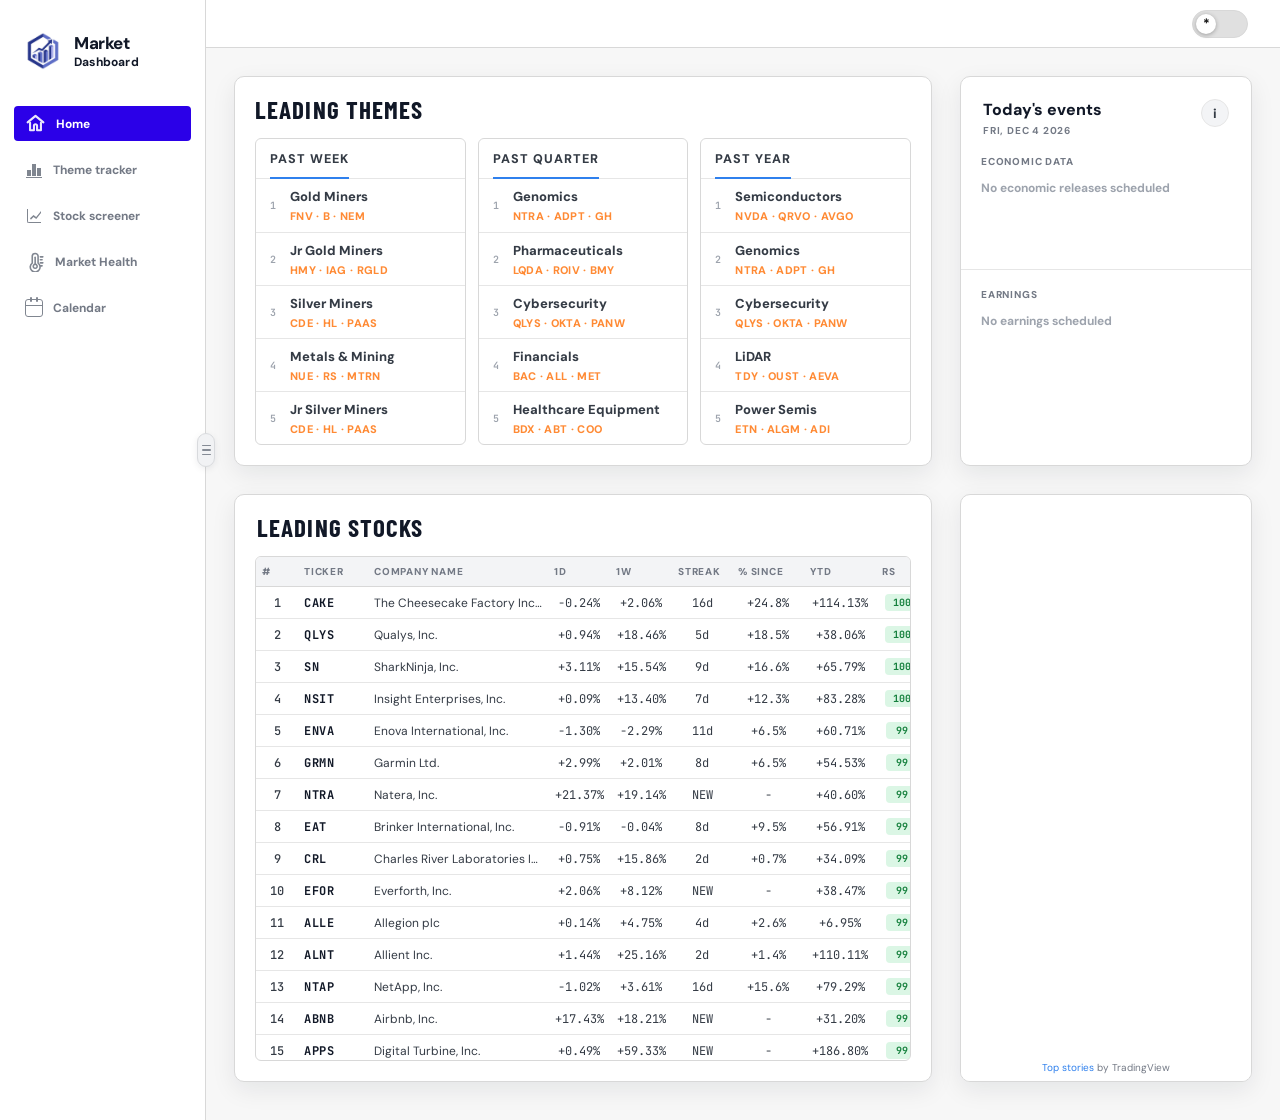
<file: index.html>
<!DOCTYPE html>
<html lang="en" data-theme="light">
<head>
<meta charset="UTF-8">
<meta name="viewport" content="width=device-width, initial-scale=1.0">
<meta name="google-site-verification" content="LbVttXAPUx-YQY3bLS6HI0AAT1cbwkWnc3Q8SJW52f8" />
<title>Market Dashboard</title>
<link rel="icon" type="image/x-icon" href="favicon.ico">
<link rel="icon" type="image/png" sizes="32x32" href="favicon-32x32.png">
<link rel="apple-touch-icon" sizes="180x180" href="apple-touch-icon.png">
<link href="https://fonts.googleapis.com/css2?family=Barlow+Condensed:wght@600;700&family=DM+Sans:opsz,wght@9..40,400;9..40,500;9..40,600;9..40,700;9..40,800&family=JetBrains+Mono:wght@400;500;600;700&display=swap" rel="stylesheet">
<script type="module" src="https://widgets.tradingview-widget.com/w/en/tv-ticker-tape.js"></script>
<script>
(function(){try{const t=localStorage.getItem('dashboardTheme');if(t)document.documentElement.setAttribute('data-theme',t);}catch(e){}})();
</script>
<style>
:root,[data-theme="dark"]{
  --bg:#050505;--shell:#000;--page:#0a0a0a;--card:#222;--card2:#242424;--card-hover:#292929;
  --bdr:#333;--bdr2:#2b2b2b;--bdr3:#3a3a3a;--t1:#f5f5f5;--t2:#c8c8c8;--t3:#8a8a8a;--t4:#5e5e5e;
  --accent:#2b00f5;--accent2:#2f80ed;--orange:#ff8a34;--green:#77e58a;--green2:#22c55e;--red:#ff5a66;--yellow:#c7f000;
  --shadow:rgba(0,0,0,.38);--chart-grid:#363636;
}
[data-theme="light"]{
  --bg:#f5f5f5;--shell:#ffffff;--page:#f7f7f7;--card:#ffffff;--card2:#ffffff;--card-hover:#fbfbfb;
  --bdr:#d8d8d8;--bdr2:#e6e6e6;--bdr3:#cfcfcf;--t1:#111827;--t2:#343b45;--t3:#737985;--t4:#9da3ad;
  --accent:#2b00e8;--accent2:#2f80ed;--orange:#ff8a34;--green:#22c55e;--green2:#15803d;--red:#ff3b4f;--yellow:#9ac400;
  --shadow:rgba(15,23,42,.08);--chart-grid:#e2e5e9;
}
:root,[data-theme="dark"]{--mobile-bg:#0a0a0a;--mobile-card:#111;--mobile-card-hover:#141414;--mobile-bdr:#1f1f1f;--mobile-bdr-hover:#333;--mobile-t1:#e8e8e8;--mobile-t2:#888;--mobile-t3:#666;--mobile-t4:#444}
[data-theme="light"]{--mobile-bg:#f7f7f8;--mobile-card:#fff;--mobile-card-hover:#f3f4f6;--mobile-bdr:#e5e7eb;--mobile-bdr-hover:#d1d5db;--mobile-t1:#111827;--mobile-t2:#4b5563;--mobile-t3:#6b7280;--mobile-t4:#9ca3af}
*{margin:0;padding:0;box-sizing:border-box}
html{background:var(--bg)}
body{min-height:100vh;background:var(--page);color:var(--t1);font-family:'DM Sans',-apple-system,BlinkMacSystemFont,sans-serif;font-size:12px;transition:background .2s,color .2s}
a{color:inherit;text-decoration:none}
button{font:inherit}
.app{display:grid;grid-template-columns:206px minmax(0,1fr);min-height:100vh;background:var(--page);transition:grid-template-columns .28s ease}
.sidebar{position:relative;background:var(--shell);border-right:1px solid var(--bdr);padding:32px 14px;display:flex;flex-direction:column;gap:36px;transition:padding .28s ease}
.brand{display:flex;align-items:center;gap:12px;padding:0 10px}
.brand-logo{width:38px;height:38px;border-radius:6px;object-fit:contain;flex:0 0 auto}
.brand-name{display:flex;flex-direction:column;color:var(--t1);line-height:1;max-width:120px;opacity:1;overflow:hidden;white-space:nowrap;transition:max-width .2s ease,opacity .16s ease,transform .2s ease}
.brand-name-main{font-size:17px;font-weight:800;letter-spacing:-.4px}
.brand-name-sub{font-size:12px;font-weight:700;letter-spacing:.2px;margin-top:4px}
.nav{display:flex;flex-direction:column;gap:11px}
.nav-link{position:relative;height:35px;border-radius:4px;display:flex;align-items:center;gap:10px;padding:0 11px;color:var(--t3);font-size:12px;font-weight:700;transition:background .15s,color .15s}
.nav-link:hover{background:var(--card-hover);color:var(--t1)}
.nav-link.active{background:var(--accent);color:#fff}
.nav-icon{width:18px;height:18px;position:relative;opacity:.9;flex:0 0 auto;color:currentColor}
.nav-icon.home{width:21px;height:21px;background:currentColor;-webkit-mask:url("data:image/svg+xml,%3Csvg xmlns='http://www.w3.org/2000/svg' viewBox='0 0 24 24' fill='none' stroke='black' stroke-width='2.4' stroke-linecap='round' stroke-linejoin='round'%3E%3Cpath d='M3 10.7 12 3.3l9 7.4'/%3E%3Cpath d='M5.8 11.2v8.5h4.4v-5a1.8 1.8 0 0 1 3.6 0v5h4.4v-8.5'/%3E%3C/svg%3E") center/contain no-repeat;mask:url("data:image/svg+xml,%3Csvg xmlns='http://www.w3.org/2000/svg' viewBox='0 0 24 24' fill='none' stroke='black' stroke-width='2.4' stroke-linecap='round' stroke-linejoin='round'%3E%3Cpath d='M3 10.7 12 3.3l9 7.4'/%3E%3Cpath d='M5.8 11.2v8.5h4.4v-5a1.8 1.8 0 0 1 3.6 0v5h4.4v-8.5'/%3E%3C/svg%3E") center/contain no-repeat}
.nav-icon.home:before,.nav-icon.home:after{content:none}
.nav-icon.theme:before{content:"";position:absolute;inset:2px 2px 3px;background:linear-gradient(currentColor,currentColor) 0 7px/4px 6px no-repeat,linear-gradient(currentColor,currentColor) 5px 1px/4px 12px no-repeat,linear-gradient(currentColor,currentColor) 10px 5px/4px 8px no-repeat}
.nav-icon.theme:after{content:"";position:absolute;left:1px;right:1px;bottom:1px;border-top:1.6px solid currentColor}
.nav-icon.stock:before{content:"";position:absolute;left:2px;top:2px;width:13px;height:13px;border-left:1.6px solid currentColor;border-bottom:1.6px solid currentColor;border-radius:0 0 0 2px}
.nav-icon.stock:after{content:"";position:absolute;left:5px;top:4px;width:11px;height:10px;background:currentColor;clip-path:polygon(0 78%,32% 44%,56% 65%,100% 6%,100% 25%,57% 86%,32% 64%,8% 93%)}
.nav-icon.health{width:20px;height:20px;background:currentColor;-webkit-mask:url("data:image/svg+xml,%3Csvg xmlns='http://www.w3.org/2000/svg' viewBox='0 0 24 24' fill='none' stroke='black' stroke-width='1.9' stroke-linecap='round' stroke-linejoin='round'%3E%3Cpath d='M8.7 13.3V5.2a3.5 3.5 0 0 1 7 0v8.1a5.9 5.9 0 1 1-7 0Z'/%3E%3Cpath d='M12.2 14.8V6.2'/%3E%3Cpath d='M12.2 14.8a2.35 2.35 0 1 0 .1 0'/%3E%3Cpath d='M18.4 5.8h3'/%3E%3Cpath d='M18.4 9.4h2.1'/%3E%3Cpath d='M18.4 13h3'/%3E%3Cpath d='M18.4 16.6h2.1'/%3E%3C/svg%3E") center/contain no-repeat;mask:url("data:image/svg+xml,%3Csvg xmlns='http://www.w3.org/2000/svg' viewBox='0 0 24 24' fill='none' stroke='black' stroke-width='1.9' stroke-linecap='round' stroke-linejoin='round'%3E%3Cpath d='M8.7 13.3V5.2a3.5 3.5 0 0 1 7 0v8.1a5.9 5.9 0 1 1-7 0Z'/%3E%3Cpath d='M12.2 14.8V6.2'/%3E%3Cpath d='M12.2 14.8a2.35 2.35 0 1 0 .1 0'/%3E%3Cpath d='M18.4 5.8h3'/%3E%3Cpath d='M18.4 9.4h2.1'/%3E%3Cpath d='M18.4 13h3'/%3E%3Cpath d='M18.4 16.6h2.1'/%3E%3C/svg%3E") center/contain no-repeat}
.nav-icon.health:before,.nav-icon.health:after{content:none}
.nav-icon.calendar{border:1.6px solid currentColor;border-radius:3px;box-sizing:border-box;margin:0}
.nav-icon.calendar:before{content:"";position:absolute;left:4px;top:-3px;width:2px;height:5px;border-radius:2px;background:currentColor;box-shadow:6px 0 currentColor}
.nav-icon.calendar:after{content:"";position:absolute;left:0;right:0;top:5px;border-top:1.6px solid currentColor}
.main{min-width:0;display:flex;flex-direction:column}
.topbar{height:48px;border-bottom:1px solid var(--bdr);background:var(--shell);display:flex;align-items:center;padding:0 32px;gap:24px}
.ticker-tape-wrap{flex:1;min-width:0;height:100%;display:flex;align-items:center;overflow:hidden}
.ticker-tape-wrap tv-ticker-tape{display:block}
.pill-toggle{position:relative;width:56px;height:28px;border-radius:999px;border:1px solid var(--bdr);cursor:pointer;background:#0f0f0f;transition:background .25s ease;flex-shrink:0}
[data-theme="light"] .pill-toggle{background:#e0e0e0}
.pill-toggle .knob{position:absolute;top:3px;width:20px;height:20px;border-radius:50%;background:#fff;display:flex;align-items:center;justify-content:center;font-size:12px;line-height:1;transition:left .25s ease;box-shadow:0 1px 4px rgba(0,0,0,.3);left:31px;color:#111}
[data-theme="light"] .pill-toggle .knob{left:3px}
.pill-toggle .knob::before{content:"*";font-weight:800;font-size:13px}
.content{padding:28px 28px 38px;max-width:1440px;width:100%;margin:0 auto}
.dashboard-grid{display:grid;grid-template-columns:minmax(0,1fr) 292px;gap:28px;align-items:stretch}
.main-col,.side-col{display:flex;flex-direction:column;gap:26px;min-width:0}
.summary-grid{height:100%}
.card{background:var(--card);border:1px solid var(--bdr);border-radius:10px;box-shadow:0 8px 24px var(--shadow);min-width:0}
.card-pad{padding:22px 22px 18px}
.card-title{font-size:16px;font-weight:800;letter-spacing:-.1px;color:var(--t1)}
.card-subtitle{font-size:10px;color:var(--t3);font-weight:700;text-transform:uppercase;letter-spacing:.8px;margin-top:4px}
.dashboard-section-title{font-family:'Barlow Condensed','DM Sans',sans-serif;font-size:25px;font-weight:700;line-height:1;text-transform:uppercase;letter-spacing:1.1px;color:var(--t1)}
.themes-card{height:100%;padding:20px;overflow:hidden}
.theme-period-grid{display:grid;grid-template-columns:repeat(3,minmax(0,1fr));gap:12px;margin-top:16px}
.theme-period{min-width:0;border:1px solid var(--bdr);border-radius:6px;background:var(--card2);overflow:hidden}
.theme-period-title{padding:13px 14px 12px;color:var(--t2);font-size:12.6px;font-weight:800;line-height:1.15;letter-spacing:1px;text-transform:uppercase;border-bottom:1px solid var(--bdr2)}
.theme-period-title span{position:relative;display:inline-block}
.theme-period-title span::after{content:"";position:absolute;left:0;bottom:-13px;width:100%;height:2px;background:var(--accent2)}
.theme-list{display:flex;flex-direction:column}
.theme-row{display:grid;grid-template-columns:34px minmax(0,1fr);align-items:center;min-height:53px;padding:7px 13px 7px 0;border-top:1px solid var(--bdr2)}
.theme-row:first-child{border-top:0}
.theme-row:hover{background:var(--card-hover)}
.theme-rank{align-self:center;justify-self:center;color:var(--t4);font-family:'JetBrains Mono',monospace;font-size:10px;font-weight:600;text-align:center}
.theme-name{display:block;font-size:13px;font-weight:800;color:var(--t2);white-space:nowrap;overflow:hidden;text-overflow:ellipsis}
.theme-name:hover{color:var(--accent2)}
.theme-holdings{font-size:11px;font-weight:800;color:var(--orange);letter-spacing:.3px;margin-top:4px;white-space:nowrap;overflow:hidden;text-overflow:ellipsis}
.theme-holding:hover{color:var(--t1)}
.positive{color:var(--green2)}.negative{color:var(--red)}.neutral{color:var(--t3)}
.table-card{overflow:hidden;padding:20px}
.table-head{display:flex;align-items:center;justify-content:space-between;gap:14px;padding:0 2px 16px}
.stocks-shell{max-height:505px;overflow:auto;border:1px solid var(--bdr);border-radius:6px}
.stocks-table{width:100%;border-collapse:collapse;table-layout:fixed}
.stocks-table th{position:sticky;top:0;background:#161616;z-index:2;color:var(--t3);font-size:10px;text-transform:uppercase;letter-spacing:.8px;text-align:left;font-weight:800;padding:8px 6px;border-bottom:1px solid var(--bdr);white-space:nowrap}
[data-theme="light"] .stocks-table th{background:#f3f4f6}
.stocks-table td{padding:7px 6px;border-bottom:1px solid var(--bdr2);font-size:12px;color:var(--t2);vertical-align:middle}
.stocks-table tr:hover td{background:var(--card-hover)}
.rank{font-family:'JetBrains Mono',monospace;color:var(--t4);font-size:11px;font-weight:500;text-align:center}
.ticker{font-family:'JetBrains Mono',monospace;color:var(--t1);font-size:12px;font-weight:700;letter-spacing:.5px}
.ticker:hover{color:var(--accent2)}
.company-cell,.theme-cell{font-size:11px;white-space:nowrap;overflow:hidden;text-overflow:ellipsis}
.mono{font-family:'JetBrains Mono',monospace;font-size:11px}
.metric-col{text-align:center}
.rs-pill{display:inline-flex;align-items:center;justify-content:center;min-width:32px;border-radius:4px;padding:2px 8px;font-family:'JetBrains Mono',monospace;font-size:10px;font-weight:700;background:var(--bdr2);color:var(--t2)}
.rs-strong{background:rgba(34,197,94,.16);color:var(--green2)}
.rs-mid{background:rgba(148,163,184,.16);color:var(--t2)}
.rs-weak{background:rgba(255,90,102,.14);color:var(--red)}
.events-card{height:100%;min-height:278px;display:flex;flex-direction:column}
.events-head{display:flex;align-items:flex-start;justify-content:space-between;gap:12px}
.events-legend{position:relative;flex:0 0 auto;width:28px;height:28px;padding:0;overflow:hidden;border:1px solid var(--bdr2);border-radius:50%;background:#171717;color:var(--t2);cursor:pointer;transition:width .26s cubic-bezier(.22,.8,.26,1),border-radius .2s ease,box-shadow .2s ease}
[data-theme="light"] .events-legend{background:#f3f4f6}
.events-legend:hover,.events-legend:focus-visible,.events-legend.is-open{width:82px;border-radius:8px;box-shadow:0 4px 14px var(--shadow)}
.events-legend:focus-visible{outline:2px solid var(--bdr3);outline-offset:2px}
.events-legend-icon{position:absolute;inset:0;display:flex;align-items:center;justify-content:center;font-family:'DM Sans',sans-serif;font-size:13px;font-weight:800;color:var(--t2);transition:opacity .14s ease,transform .2s ease}
.events-legend-content{position:absolute;top:50%;left:9px;display:grid;gap:5px;width:64px;opacity:0;transform:translate(7px,-50%);transition:opacity .16s ease .05s,transform .22s ease;pointer-events:none}
.events-legend:hover .events-legend-icon,.events-legend:focus-visible .events-legend-icon,.events-legend.is-open .events-legend-icon{opacity:0;transform:scale(.75)}
.events-legend:hover .events-legend-content,.events-legend:focus-visible .events-legend-content,.events-legend.is-open .events-legend-content{opacity:1;transform:translate(0,-50%)}
.events-legend-item{display:flex;align-items:center;gap:7px;color:var(--t2);font-size:9px;font-weight:800;line-height:1;text-transform:uppercase;letter-spacing:.45px;white-space:nowrap}
.events-legend-dot{width:7px;height:7px;border-radius:50%;flex:0 0 auto}
.events-legend-dot.pre{background:var(--orange)}
.events-legend-dot.post{background:var(--accent2)}
.events-section{padding:18px 20px;min-height:132px}
.events-section + .events-section{border-top:1px solid var(--bdr2)}
.events-label{font-size:10px;text-transform:uppercase;letter-spacing:.8px;font-weight:800;color:var(--t3);margin-bottom:12px}
.event-list{display:flex;flex-direction:column;gap:10px}
.event-list.earnings-grid{display:grid;grid-template-columns:repeat(3,minmax(0,1fr));column-gap:18px;row-gap:10px;align-items:start}
.event-list.is-scrollable{overflow-y:auto;overscroll-behavior:contain;scrollbar-width:thin;scrollbar-color:var(--bdr3) transparent;padding-right:4px}
.event-list.is-scrollable::-webkit-scrollbar{width:5px}
.event-list.is-scrollable::-webkit-scrollbar-thumb{background:var(--bdr3);border-radius:999px}
#economicToday .event-item,#earningsToday .event-item{min-height:16px}
#economicToday.is-scrollable{max-height:68px}
#earningsToday.is-scrollable{max-height:120px}
#economicToday .event-item>span:last-child{min-width:0;overflow:hidden;text-overflow:ellipsis;white-space:nowrap}
.earnings-column{display:flex;flex-direction:column;gap:10px;min-width:0}
.event-item{display:flex;align-items:center;gap:9px;color:var(--t2);font-weight:700;line-height:1.25}
.event-dot{width:7px;height:7px;border-radius:50%;background:var(--accent2);flex:0 0 auto}
.event-item.pre .event-dot{background:var(--orange)}
.event-item.post .event-dot{background:var(--accent2)}
.event-item.market .event-dot{background:var(--t3)}
.empty-state{color:var(--t4);font-size:12px;font-weight:700}
.news-card{min-height:430px;overflow:hidden;padding:0;align-self:stretch}
.news-widget-host,.news-widget-host .tradingview-widget-container{width:100%;height:100%}
.news-widget-host .tradingview-widget-container__widget{width:100%;height:calc(100% - 28px)}
.news-widget-host .tradingview-widget-copyright{height:28px;display:flex;align-items:center;justify-content:center;font-size:10px;color:var(--t3);background:var(--card)}
.news-widget-host .tradingview-widget-copyright a{color:var(--accent2);text-decoration:none}
.news-widget-host .trademark{margin-left:3px}
.loading{padding:24px;color:var(--t3);font-weight:700}
.mobile-landing{display:none}
.mobile-theme-toggle-wrap{display:flex;justify-content:flex-end;width:100%;max-width:520px;padding:20px 24px 0}
.mobile-theme-toggle{position:relative;width:56px;height:26px;border-radius:13px;border:1px solid var(--mobile-bdr);cursor:pointer;background:#000;transition:background .25s ease}
[data-theme="light"] .mobile-theme-toggle{background:#e0e0e0}
.mobile-theme-toggle .knob{position:absolute;top:2px;width:20px;height:20px;border-radius:50%;background:#fff;display:flex;align-items:center;justify-content:center;font-size:12px;line-height:1;transition:left .25s ease;box-shadow:0 1px 3px rgba(0,0,0,.3);left:32px;color:#111}
[data-theme="light"] .mobile-theme-toggle .knob{left:2px}
.mobile-theme-toggle .knob::before{content:"\263E"}
[data-theme="light"] .mobile-theme-toggle .knob::before{content:"\2600"}
.mobile-header{padding:48px 24px 16px;text-align:center;width:100%;max-width:520px}
.mobile-header h1{font-size:28px;font-weight:700;letter-spacing:2px;text-transform:uppercase;color:var(--mobile-t1)}
.mobile-grid{display:flex;flex-direction:column;gap:16px;padding:40px 24px;width:100%;max-width:520px}
.mobile-card{display:flex;align-items:center;gap:16px;padding:22px 24px;border-radius:14px;border:1px solid var(--mobile-bdr);background:var(--mobile-card);cursor:pointer;transition:all .2s ease;color:inherit}
[data-theme="light"] .mobile-card{box-shadow:0 1px 2px rgba(0,0,0,.04)}
.mobile-card:hover{border-color:var(--mobile-bdr-hover);background:var(--mobile-card-hover);transform:translateY(-2px);box-shadow:0 8px 30px rgba(0,0,0,.3)}
[data-theme="light"] .mobile-card:hover{box-shadow:0 4px 12px rgba(0,0,0,.08)}
.mobile-card-icon{width:48px;height:48px;border-radius:12px;display:flex;align-items:center;justify-content:center;font-size:22px;flex-shrink:0;background:var(--mobile-card-hover);border:1px solid var(--mobile-t4)}
.mobile-card-body{flex:1;min-width:0}
.mobile-card-title{font-size:15px;font-weight:700;letter-spacing:.3px;margin-bottom:3px;color:var(--mobile-t1)}
.mobile-card-desc{font-size:11px;color:var(--mobile-t3);line-height:1.4}
.mobile-card-arrow{color:var(--mobile-t4);font-size:18px;transition:color .2s,transform .2s}
.mobile-card:hover .mobile-card-arrow{color:var(--mobile-t2);transform:translateX(3px)}
.mobile-footer{margin-top:auto;padding:24px;text-align:center;font-size:10px;color:var(--mobile-t4);letter-spacing:.5px}
@media(max-width:1100px){
  .app{grid-template-columns:1fr}
  .sidebar{position:static;padding:0 18px;border-right:0;border-bottom:1px solid var(--bdr)}
  .brand{display:none}
  .nav{display:grid;grid-template-columns:repeat(5,minmax(0,1fr));gap:0;width:100%}
  .nav-link{height:46px;justify-content:center;gap:0;padding:0 8px;border-radius:0;background:transparent;color:#17375e;font-size:12.5px;font-weight:500}
  .nav-link:hover{background:transparent;color:#0b4f8a}
  .nav-link.active{background:transparent;color:#12345b;font-weight:700}
  .nav-link.active::after{content:"";position:absolute;left:50%;bottom:0;width:calc(100% - 28px);max-width:112px;height:3px;border-radius:2px 2px 0 0;background:#36a9f4;transform:translateX(-50%)}
  .nav-icon{display:none}
  .nav-link .sidebar-label{max-width:none;white-space:nowrap}
  [data-theme="dark"] .nav-link{background:transparent;color:#aebfd2}
  [data-theme="dark"] .nav-link:hover{background:transparent;color:#e5f1ff}
  [data-theme="dark"] .nav-link.active{background:transparent;color:#e5f1ff}
  .topbar{height:48px;padding:0 20px}
  .dashboard-grid{grid-template-columns:1fr}
  .side-col{display:block}
}
@media(max-width:760px){
  body{background:var(--mobile-bg);color:var(--mobile-t1)}
  .app{display:none}
  .mobile-landing{display:flex;min-height:100vh;flex-direction:column;align-items:center;background:var(--mobile-bg)}
}
</style>
<link rel="stylesheet" href="sidebar.css?v=20260710-mode2tabs">
<script src="sidebar.js"></script>
</head>
<body>
<div class="app">
  <aside class="sidebar" aria-label="Primary navigation">
    <a class="brand" href="index.html" aria-label="Market Dashboard">
      <img class="brand-logo" src="market-dashboard-logo.png" alt="">
      <span class="brand-name"><span class="brand-name-main">Market</span><span class="brand-name-sub">Dashboard</span></span>
    </a>
    <nav class="nav">
      <a class="nav-link active" href="index.html"><span class="nav-icon home"></span><span class="sidebar-label">Home</span></a>
      <a class="nav-link" href="rs.html"><span class="nav-icon theme"></span><span class="sidebar-label">Theme tracker</span></a>
      <a class="nav-link" href="screener.html"><span class="nav-icon stock"></span><span class="sidebar-label">Stock screener</span></a>
      <a class="nav-link" href="breadth.html"><span class="nav-icon health"></span><span class="sidebar-label">Market Health</span></a>
      <a class="nav-link" href="calendar.html"><span class="nav-icon calendar"></span><span class="sidebar-label">Calendar</span></a>
    </nav>
  </aside>

  <main class="main">
    <header class="topbar">
      <div class="ticker-tape-wrap" id="tickerTapeWrap"></div>
      <div class="pill-toggle" id="themeToggle" onclick="toggleTheme()" title="Toggle theme"><div class="knob"></div></div>
    </header>

    <section class="content">
      <div class="dashboard-grid">
        <div class="main-col">
          <section class="summary-grid" aria-label="Leading themes">
            <article class="card themes-card">
              <h2 class="dashboard-section-title">Leading Themes</h2>
              <div class="theme-period-grid">
                <section class="theme-period" aria-labelledby="pastWeekTitle">
                  <h3 class="theme-period-title" id="pastWeekTitle"><span>Past Week</span></h3>
                  <div class="theme-list" id="weeklyThemes"><div class="loading">Loading themes...</div></div>
                </section>
                <section class="theme-period" aria-labelledby="pastQuarterTitle">
                  <h3 class="theme-period-title" id="pastQuarterTitle"><span>Past Quarter</span></h3>
                  <div class="theme-list" id="quarterThemes"><div class="loading">Loading themes...</div></div>
                </section>
                <section class="theme-period" aria-labelledby="pastYearTitle">
                  <h3 class="theme-period-title" id="pastYearTitle"><span>Past Year</span></h3>
                  <div class="theme-list" id="yearThemes"><div class="loading">Loading themes...</div></div>
                </section>
              </div>
            </article>
          </section>
        </div>

        <aside class="side-col">
          <section class="card events-card">
            <div class="card-pad events-head" style="padding-bottom:0">
              <div>
                <div class="card-title">Today's events</div>
                <div class="card-subtitle" id="todayLabel">Today</div>
              </div>
              <button class="events-legend" id="eventsLegend" type="button" aria-label="Show earnings timing legend: orange equals BMO, blue equals AMC" aria-expanded="false">
                <span class="events-legend-icon" aria-hidden="true">i</span>
                <span class="events-legend-content" aria-hidden="true">
                  <span class="events-legend-item"><span class="events-legend-dot pre"></span>= BMO</span>
                  <span class="events-legend-item"><span class="events-legend-dot post"></span>= AMC</span>
                </span>
              </button>
            </div>
            <div class="events-section">
              <div class="events-label">Economic data</div>
              <div class="event-list" id="economicToday"><div class="empty-state">Loading events...</div></div>
            </div>
            <div class="events-section">
              <div class="events-label">Earnings</div>
              <div class="event-list" id="earningsToday"><div class="empty-state">Loading earnings...</div></div>
            </div>
          </section>

        </aside>

        <section class="card table-card">
          <div class="table-head">
            <h2 class="dashboard-section-title">Leading Stocks</h2>
          </div>
          <div class="stocks-shell">
            <table class="stocks-table">
              <colgroup>
                <col style="width:42px"><col style="width:70px"><col style="width:180px"><col><col style="width:62px"><col style="width:62px"><col style="width:60px"><col style="width:72px"><col style="width:72px"><col style="width:52px">
              </colgroup>
              <thead><tr><th class="metric-col">#</th><th>Ticker</th><th>Company Name</th><th>Theme</th><th class="metric-col">1D</th><th class="metric-col">1W</th><th class="metric-col">Streak</th><th class="metric-col">% Since</th><th class="metric-col">YTD</th><th class="metric-col">RS</th></tr></thead>
              <tbody id="leadingStocks"><tr><td colspan="10" class="loading">Loading stocks...</td></tr></tbody>
            </table>
          </div>
        </section>

        <section class="card news-card" aria-label="Market news">
          <div class="news-widget-host" id="newsWidget"></div>
        </section>
      </div>
    </section>
  </main>
</div>

<div class="mobile-landing">
  <div class="mobile-theme-toggle-wrap">
    <div class="mobile-theme-toggle" onclick="toggleTheme()" title="Toggle theme"><div class="knob"></div></div>
  </div>

  <div class="mobile-header">
    <h1>Market Dashboard</h1>
  </div>

  <div class="mobile-grid">
    <a class="mobile-card" href="rs.html">
      <div class="mobile-card-icon">📊</div>
      <div class="mobile-card-body">
        <div class="mobile-card-title">Theme Tracker</div>
        <div class="mobile-card-desc">Track the leading themes and sectors</div>
      </div>
      <span class="mobile-card-arrow">→</span>
    </a>

    <a class="mobile-card" href="screener.html">
      <div class="mobile-card-icon">📈</div>
      <div class="mobile-card-body">
        <div class="mobile-card-title">Stock Screener</div>
        <div class="mobile-card-desc">Scan for the leading stocks in the market</div>
      </div>
      <span class="mobile-card-arrow">→</span>
    </a>

    <a class="mobile-card" href="breadth.html">
      <div class="mobile-card-icon">🌡️</div>
      <div class="mobile-card-body">
        <div class="mobile-card-title">Market Health</div>
        <div class="mobile-card-desc">Monitor market breadth and NAAIM exposure</div>
      </div>
      <span class="mobile-card-arrow">→</span>
    </a>

    <a class="mobile-card" href="calendar.html">
      <div class="mobile-card-icon">📅</div>
      <div class="mobile-card-body">
        <div class="mobile-card-title">Calendar</div>
        <div class="mobile-card-desc">View upcoming market events</div>
      </div>
      <span class="mobile-card-arrow">→</span>
    </a>
  </div>

  <div class="mobile-footer">Market Dashboard · Data from Yahoo Finance &amp; TradingView</div>
</div>

<script src="economic_calendar.js"></script>
<script>
let THEME_DATA=null,LEADER_DATA=null,HISTORY=null;
const HARD_EXCLUDED_TICKERS=new Set(['BAND','CWAN','TECH','AHR','LILA','LILAK','GOOG','MRX','OZK','SVC','UPBD','XMTR']);
const EXCLUDED_THEME_TICKERS=new Set(['EWZ']);

function pruneExcludedLeaderData(){
  if(LEADER_DATA&&Array.isArray(LEADER_DATA.e)){
    const before=LEADER_DATA.e.length;
    LEADER_DATA.e=LEADER_DATA.e.filter(e=>!HARD_EXCLUDED_TICKERS.has(String(e.t||'').toUpperCase()));
    if(LEADER_DATA.meta&&before!==LEADER_DATA.e.length){
      LEADER_DATA.meta.count=LEADER_DATA.e.length;
      LEADER_DATA.meta.universe=LEADER_DATA.e.length;
    }
  }
  if(HISTORY&&HISTORY.d){
    for(const tk of HARD_EXCLUDED_TICKERS)delete HISTORY.d[tk];
  }
}

function setTheme(theme){
  document.documentElement.setAttribute('data-theme',theme);
  try{localStorage.setItem('dashboardTheme',theme);}catch(e){}
  syncResponsiveDashboard();
}
function toggleTheme(){
  const current=document.documentElement.getAttribute('data-theme')||'light';
  setTheme(current==='dark'?'light':'dark');
}
function renderTickerTape(theme){
  const wrap=document.getElementById('tickerTapeWrap');
  if(!wrap)return;
  const tape=document.createElement('tv-ticker-tape');
  tape.setAttribute('symbols','BITSTAMP:BTCUSD,BITSTAMP:ETHUSD,AMEX:SPY,NASDAQ:QQQ,AMEX:DIA,AMEX:IWM,CAPITALCOM:DXY,CFI:WTI,CAPITALCOM:VIX');
  tape.setAttribute('line-chart-type','Baseline');
  tape.setAttribute('item-size','compact');
  tape.setAttribute('theme',theme==='dark'?'dark':'light');
  wrap.replaceChildren(tape);
}
function renderNewsWidget(theme){
  const host=document.getElementById('newsWidget');
  if(!host)return;
  const container=document.createElement('div');
  container.className='tradingview-widget-container';
  const widget=document.createElement('div');
  widget.className='tradingview-widget-container__widget';
  const copyright=document.createElement('div');
  copyright.className='tradingview-widget-copyright';
  copyright.innerHTML='<a href="https://www.tradingview.com/news/top-providers/tradingview/" rel="noopener nofollow" target="_blank"><span class="blue-text">Top stories</span></a><span class="trademark"> by TradingView</span>';
  const script=document.createElement('script');
  script.type='text/javascript';
  script.src='https://s3.tradingview.com/external-embedding/embed-widget-timeline.js';
  script.async=true;
  script.text=JSON.stringify({
    displayMode:'compact',
    feedMode:'all_symbols',
    colorTheme:theme==='dark'?'dark':'light',
    isTransparent:false,
    locale:'en',
    width:'100%',
    height:'100%'
  });
  container.append(widget,copyright,script);
  host.replaceChildren(container);
}
function esc(value){
  return String(value==null?'':value).replace(/[&<>"']/g,m=>({'&':'&amp;','<':'&lt;','>':'&gt;','"':'&quot;',"'":'&#039;'}[m]));
}
function isNum(v){return v!=null&&Number.isFinite(Number(v));}
function pctText(v,digits=1){
  if(!isNum(v))return '-';
  const n=Number(v);
  return (n>0?'+':'')+n.toFixed(digits)+'%';
}
function pctClass(v){return Number(v)>0?'positive':Number(v)<0?'negative':'neutral';}
function rsClass(rs){return rs>=90?'rs-strong':rs>=60?'rs-mid':'rs-weak';}
function profileUrl(ticker){return 'screener.html?profile='+encodeURIComponent(String(ticker||'').toUpperCase());}
function themeUrl(ticker){return 'rs.html?tab=profile&tk='+encodeURIComponent(String(ticker||'').toUpperCase());}
const EVENTS_TIME_ZONE='Asia/Singapore';
const EVENTS_ROLLOVER_HOUR_SGT=7;
const SGT_UTC_OFFSET_HOURS=8;
function eventsDateIso(now=new Date()){
  const shifted=new Date(now.getTime()-EVENTS_ROLLOVER_HOUR_SGT*60*60*1000);
  const parts=new Intl.DateTimeFormat('en-US',{timeZone:EVENTS_TIME_ZONE,year:'numeric',month:'2-digit',day:'2-digit'}).formatToParts(shifted);
  const values=Object.fromEntries(parts.map(part=>[part.type,part.value]));
  return `${values.year}-${values.month}-${values.day}`;
}
function millisecondsUntilEventsRollover(now=new Date()){
  const sgtNow=new Date(now.getTime()+SGT_UTC_OFFSET_HOURS*60*60*1000);
  let next=Date.UTC(
    sgtNow.getUTCFullYear(),
    sgtNow.getUTCMonth(),
    sgtNow.getUTCDate(),
    EVENTS_ROLLOVER_HOUR_SGT
  )-SGT_UTC_OFFSET_HOURS*60*60*1000;
  if(next<=now.getTime())next+=24*60*60*1000;
  return next-now.getTime()+100;
}
function eventsDisplayDate(dateText){
  const match=String(dateText||'').match(/^(\d{4})-(\d{2})-(\d{2})$/);
  if(!match)return dateText||'Today';
  const year=Number(match[1]);
  const month=Number(match[2]);
  const day=Number(match[3]);
  const dt=new Date(Date.UTC(year,month-1,day));
  if(Number.isNaN(dt.getTime()))return dateText||'Today';
  const weekdays=['SUN','MON','TUES','WEDS','THURS','FRI','SAT'];
  const months=['JAN','FEB','MARCH','APRIL','MAY','JUNE','JULY','AUGUST','SEPT','OCT','NOV','DEC'];
  return `${weekdays[dt.getUTCDay()]}, ${months[month-1]} ${day} ${year}`;
}
function calendarItemsForDate(key,dateText){
  const data=window.ECONOMIC_CALENDAR_DATA||{};
  const direct=Array.isArray(data[key])?data[key]:[];
  const fromWeeks=Array.isArray(data.weeks)
    ? data.weeks.flatMap(week=>Array.isArray(week[key])?week[key]:[])
    : [];
  const seen=new Set();
  return direct.concat(fromWeeks).filter(item=>{
    if(!item||item.date!==dateText)return false;
    const id=[item.date,item.ticker||item.event||item.key||'',item.time||''].join('|');
    if(seen.has(id))return false;
    seen.add(id);
    return true;
  });
}
function minutesFromTimeLabel(value){
  const text=String(value||'').trim().toUpperCase();
  const match=text.match(/^(\d{1,2}):(\d{2})\s*(AM|PM)$/);
  if(!match)return null;
  let hours=Number(match[1]);
  const minutes=Number(match[2]);
  if(match[3]==='PM'&&hours!==12)hours+=12;
  if(match[3]==='AM'&&hours===12)hours=0;
  return hours*60+minutes;
}
function eventTimingClass(item){
  const label=String(item?.time||'').trim().toUpperCase();
  if(label==='BMO')return 'pre';
  if(label==='AMC')return 'post';
  const minutes=minutesFromTimeLabel(label);
  if(minutes==null)return 'pre';
  if(minutes>=9*60+30&&minutes<16*60)return 'market';
  return minutes<9*60+30?'pre':'post';
}
function eventTimingRank(item,marketRank=1){
  const timing=eventTimingClass(item);
  if(timing==='pre')return 0;
  if(timing==='post')return 2;
  return marketRank;
}
function renderEarningsItems(items){
  const columns=[[],[],[]];
  items.forEach((item,index)=>columns[index%3].push(item));
  return columns.map(column=>`<div class="earnings-column">${
    column.map(e=>`<a class="event-item earnings ${eventTimingClass(e)}" href="${profileUrl(e.ticker)}"><span class="event-dot"></span><span class="ticker">${esc(e.ticker)}</span></a>`).join('')
  }</div>`).join('');
}
function leaderSnapshotFor(ticker){
  const tk=String(ticker||'').trim().toUpperCase();
  return LEADER_DATA&&Array.isArray(LEADER_DATA.e)?LEADER_DATA.e.find(e=>e.t===tk):null;
}
function topHoldingsFor(theme){
  const holdings=String(theme.h||'').split(',').map(s=>s.trim().toUpperCase()).filter(Boolean);
  const grades=theme.hg||{};
  const gradeRank={g:0,s:1,b:2};
  return holdings
    .map((ticker,index)=>{
      const stock=leaderSnapshotFor(ticker);
      const rank=stock&&stock.w_rk!=null?Number(stock.w_rk):Infinity;
      const score=stock&&stock.w_rs!=null?Number(stock.w_rs):-Infinity;
      return {
        ticker,
        index,
        grade:grades[ticker]||'b',
        rank:Number.isFinite(rank)?rank:Infinity,
        score:Number.isFinite(score)?score:-Infinity
      };
    })
    .sort((a,b)=>
      (gradeRank[a.grade]??2)-(gradeRank[b.grade]??2) ||
      a.rank-b.rank ||
      b.score-a.score ||
      a.index-b.index
    )
    .slice(0,3)
    .map(item=>item.ticker);
}
function renderThemeList(targetId,items){
  const target=document.getElementById(targetId);
  if(!target)return;
  if(!items.length){
    target.innerHTML='<div class="loading">No theme data</div>';
    return;
  }
  target.innerHTML=items.map((theme,index)=>{
    const holdings=topHoldingsFor(theme);
    const holdingsHtml=holdings.length
      ? holdings.map(ticker=>`<a class="theme-holding" href="${profileUrl(ticker)}">${esc(ticker)}</a>`).join(' · ')
      : '-';
    return `<div class="theme-row">
      <div class="theme-rank">${index+1}</div>
      <div>
        <a class="theme-name" href="${themeUrl(theme.t)}" title="${esc(theme.n||theme.t)}">${esc(theme.n||theme.t)}</a>
        <div class="theme-holdings">${holdingsHtml}</div>
      </div>
    </div>`;
  }).join('');
}
function renderThemes(){
  const items=(THEME_DATA&&Array.isArray(THEME_DATA.e))
    ? THEME_DATA.e.filter(e=>!EXCLUDED_THEME_TICKERS.has(String(e.t||'').toUpperCase()))
    : [];
  const pastWeek=[...items].filter(e=>isNum(e.rk)).sort((a,b)=>Number(a.rk)-Number(b.rk)).slice(0,5);
  const pastQuarter=[...items].filter(e=>isNum(e.w_rk)).sort((a,b)=>Number(a.w_rk)-Number(b.w_rk)).slice(0,5);
  const pastYear=[...items].filter(e=>isNum(e.ytd)).sort((a,b)=>Number(b.ytd)-Number(a.ytd)).slice(0,5);
  renderThemeList('weeklyThemes',pastWeek);
  renderThemeList('quarterThemes',pastQuarter);
  renderThemeList('yearThemes',pastYear);
}
function getTop40Stats(tk,currentPrice){
  if(!HISTORY||!HISTORY.d||!HISTORY.d[tk])return {streak:null,pctSince:null};
  const te=HISTORY.d[tk].te;
  if(!te||!te.d||te.p==null)return {streak:null,pctSince:null};
  const dates=HISTORY.dates||[];
  let streak=0;
  for(let i=dates.length-1;i>=0;i--){
    if(dates[i]>=te.d)streak++;
    else break;
  }
  const pct=(isNum(currentPrice)&&Number(te.p)>0)?((Number(currentPrice)-Number(te.p))/Number(te.p)*100):null;
  return {streak,pctSince:pct};
}
function streakText(n){
  if(n==null||n<=0)return '-';
  if(n===1)return 'NEW';
  return n+'d';
}
function pctSinceText(pct,streak){
  if(pct==null||streak===1)return '-';
  return pctText(pct,1);
}
function renderStocks(){
  const tbody=document.getElementById('leadingStocks');
  const rows=(LEADER_DATA&&Array.isArray(LEADER_DATA.e)?LEADER_DATA.e:[])
    .filter(e=>isNum(e.w_rk))
    .sort((a,b)=>Number(a.w_rk)-Number(b.w_rk))
    .slice(0,40);
  if(!rows.length){
    tbody.innerHTML='<tr><td colspan="10" class="loading">No stock data</td></tr>';
    return;
  }
  tbody.innerHTML=rows.map(stock=>{
    const stats=getTop40Stats(stock.t,stock.p);
    return `<tr>
      <td class="rank">${esc(stock.w_rk)}</td>
      <td><a class="ticker" href="${profileUrl(stock.t)}">${esc(stock.t)}</a></td>
      <td class="company-cell" title="${esc(stock.n||'-')}">${esc(stock.n||'-')}</td>
      <td class="theme-cell" title="${esc(stock.th||'-')}">${esc(stock.th||'-')}</td>
      <td class="mono metric-col ${pctClass(stock.ch)}">${pctText(stock.ch,2)}</td>
      <td class="mono metric-col ${pctClass(stock.c5)}">${pctText(stock.c5,2)}</td>
      <td class="mono metric-col ${stats.streak===1?'positive':''}">${esc(streakText(stats.streak))}</td>
      <td class="mono metric-col ${pctClass(stats.pctSince)}">${esc(pctSinceText(stats.pctSince,stats.streak))}</td>
      <td class="mono metric-col ${pctClass(stock.ytd)}">${pctText(stock.ytd,2)}</td>
      <td class="metric-col"><span class="rs-pill ${rsClass(stock.w_rs)}">${stock.w_rs!=null?esc(stock.w_rs):'-'}</span></td>
    </tr>`;
  }).join('');
}
function renderEvents(){
  const today=eventsDateIso();
  document.getElementById('todayLabel').textContent=eventsDisplayDate(today);
  const econ=calendarItemsForDate('events',today)
    .sort((a,b)=>eventTimingRank(a)-eventTimingRank(b)||String(a.time||'').localeCompare(String(b.time||''))||String(a.event||'').localeCompare(String(b.event||'')));
  const earn=calendarItemsForDate('earnings_events',today)
    .sort((a,b)=>eventTimingRank(a)-eventTimingRank(b)||String(a.ticker||'').localeCompare(String(b.ticker||'')));
  const economicTarget=document.getElementById('economicToday');
  economicTarget.classList.toggle('is-scrollable',econ.length>3);
  economicTarget.innerHTML=econ.length
    ? econ.map(e=>`<div class="event-item ${eventTimingClass(e)}"><span class="event-dot"></span><span title="${esc(e.event)}">${esc(e.event)}</span></div>`).join('')
    : '<div class="empty-state">No economic releases scheduled</div>';
  const earningsTarget=document.getElementById('earningsToday');
  earningsTarget.classList.toggle('earnings-grid',earn.length>1);
  earningsTarget.classList.toggle('is-scrollable',earn.length>15);
  earningsTarget.innerHTML=earn.length
    ? renderEarningsItems(earn)
    : '<div class="empty-state">No earnings scheduled</div>';
}
function initEventsLegend(){
  const legend=document.getElementById('eventsLegend');
  if(!legend)return;
  const setOpen=open=>{
    legend.classList.toggle('is-open',open);
    legend.setAttribute('aria-expanded',String(open));
  };
  legend.addEventListener('click',event=>{
    event.stopPropagation();
    setOpen(!legend.classList.contains('is-open'));
  });
  legend.addEventListener('keydown',event=>{
    if(event.key==='Escape'){
      setOpen(false);
      legend.blur();
    }
  });
  document.addEventListener('click',event=>{
    if(!legend.contains(event.target))setOpen(false);
  });
}
let eventsRolloverTimer=null;
function scheduleEventsRollover(){
  clearTimeout(eventsRolloverTimer);
  eventsRolloverTimer=setTimeout(()=>{
    renderEvents();
    scheduleEventsRollover();
  },millisecondsUntilEventsRollover());
}
async function loadDashboard(){
  try{
    const [themeRes,leadersRes,histRes]=await Promise.all([
      fetch('data.json?_='+Date.now()),
      fetch('leaders.json?_='+Date.now()),
      fetch('leaders_score_history.json?_='+Date.now()).catch(()=>null)
    ]);
    if(themeRes.ok)THEME_DATA=await themeRes.json();
    if(leadersRes.ok)LEADER_DATA=await leadersRes.json();
    if(histRes&&histRes.ok){try{HISTORY=await histRes.json();}catch(e){HISTORY=null;}}
    pruneExcludedLeaderData();
    renderThemes();
    renderStocks();
    renderEvents();
  }catch(err){
    document.getElementById('weeklyThemes').innerHTML='<div class="loading">Unable to load dashboard data</div>';
    document.getElementById('quarterThemes').innerHTML='<div class="loading">Unable to load dashboard data</div>';
    document.getElementById('yearThemes').innerHTML='<div class="loading">Unable to load dashboard data</div>';
    document.getElementById('leadingStocks').innerHTML='<tr><td colspan="10" class="loading">Unable to load stock data</td></tr>';
    renderEvents();
  }
}
const mobileLandingQuery=window.matchMedia('(max-width:760px)');
let dashboardLoaded=false;
function syncResponsiveDashboard(){
  const theme=document.documentElement.getAttribute('data-theme')||'light';
  if(mobileLandingQuery.matches){
    document.getElementById('tickerTapeWrap')?.replaceChildren();
    document.getElementById('newsWidget')?.replaceChildren();
    return;
  }
  renderTickerTape(theme);
  renderNewsWidget(theme);
  if(!dashboardLoaded){
    dashboardLoaded=true;
    loadDashboard();
  }
}
if(mobileLandingQuery.addEventListener)mobileLandingQuery.addEventListener('change',syncResponsiveDashboard);
else mobileLandingQuery.addListener(syncResponsiveDashboard);
syncResponsiveDashboard();
scheduleEventsRollover();
initEventsLegend();
</script>
</body>
</html>
</file>
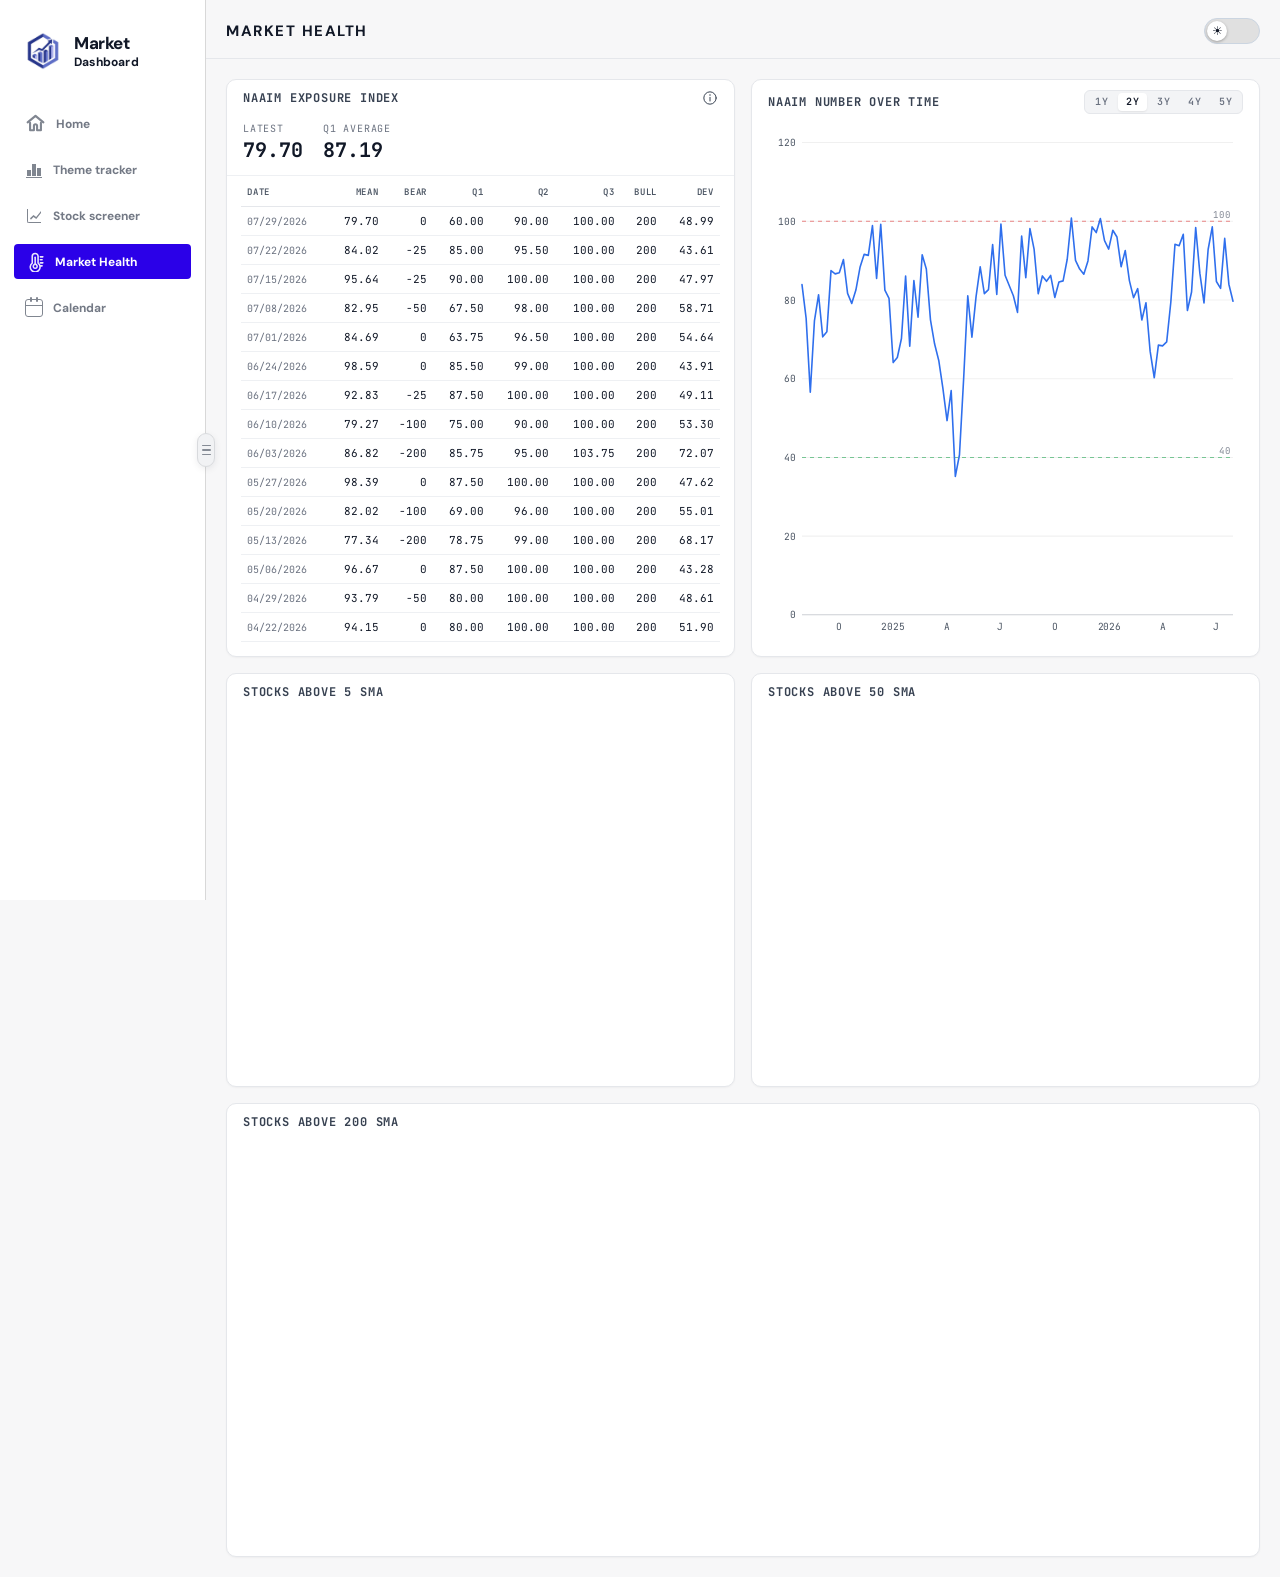
<file: breadth.html>
<!DOCTYPE html>
<html lang="en">
<head>
<meta charset="UTF-8">
<meta name="viewport" content="width=device-width, initial-scale=1.0">
<title>Market Health</title>
<link rel="icon" type="image/x-icon" href="favicon.ico">
<link rel="icon" type="image/png" sizes="32x32" href="favicon-32x32.png">
<link rel="apple-touch-icon" sizes="180x180" href="apple-touch-icon.png">
<link href="https://fonts.googleapis.com/css2?family=DM+Sans:opsz,wght@9..40,400;9..40,500;9..40,600;9..40,700&family=JetBrains+Mono:wght@400;500;600&display=swap" rel="stylesheet">
<style>
*{margin:0;padding:0;box-sizing:border-box}
body{background:#f7f7f8;color:#111827;font-family:'DM Sans',-apple-system,BlinkMacSystemFont,sans-serif;min-height:100vh}
body[data-theme="dark"]{background:#0a0a0a;color:#e8e8e8}
.top-fixed{position:sticky;top:0;z-index:50;background:inherit}
.hdr{padding:18px 20px 14px;border-bottom:1px solid #141414;display:flex;align-items:center;gap:10px;background:inherit}
body[data-theme="light"] .hdr{border-bottom-color:#e5e7eb}
.hdr-t{font-size:15px;font-weight:700;letter-spacing:1.5px;text-transform:uppercase;flex:1}
.pill-toggle{position:relative;width:56px;height:26px;border-radius:13px;border:1px solid #1f1f1f;cursor:pointer;background:#000;transition:background .25s ease;flex-shrink:0}
body[data-theme="light"] .pill-toggle{background:#e0e0e0;border-color:#cbd5e1}
.pill-toggle .knob{position:absolute;top:2px;width:20px;height:20px;border-radius:50%;background:#fff;display:flex;align-items:center;justify-content:center;font-size:12px;line-height:1;transition:left .25s ease;box-shadow:0 1px 3px rgba(0,0,0,0.3);left:32px}
body[data-theme="light"] .pill-toggle .knob{left:2px}
.pill-toggle .knob::before{content:"🌙"}
body[data-theme="light"] .pill-toggle .knob::before{content:"☀"}
body[data-theme="light"] .chart-box,body[data-theme="light"] .sheet-box{background:#ffffff!important;border-color:#e5e7eb!important;box-shadow:0 1px 2px rgba(0,0,0,0.04)}

.content{padding:20px;max-width:1400px;margin:0 auto}

/* MA Status Cards */
.chart-row{display:grid;grid-template-columns:1fr 1fr;gap:16px;margin-bottom:16px}
.chart-full{display:grid;grid-template-columns:1fr;gap:16px}
.chart-box{background:#111111;border:1px solid #1f1f1f;border-radius:10px;overflow:hidden}
.chart-header{padding:10px 16px 6px;font-size:12px;font-weight:700;letter-spacing:.8px;text-transform:uppercase;color:#f5f5f5;font-family:'JetBrains Mono',monospace}
.chart-header > span:not(.naaim-title-wrap):not(.info-tip){font-size:10px;color:#666;font-weight:500;letter-spacing:0;text-transform:none;margin-left:8px}
body[data-theme="light"] .chart-header{color:#374151}
body[data-theme="light"] .chart-header > span:not(.naaim-title-wrap):not(.info-tip){color:#9ca3af}
.chart-body{height:380px;position:relative}
.chart-body-tall{height:420px;position:relative}
.sheet-box{background:#111111;border:1px solid #1f1f1f;border-radius:10px;overflow:hidden;margin-top:16px}
.sheet-embed{width:100%;height:600px;border:none;background:#fff;border-radius:0 0 10px 10px}
.bottom-row{display:grid;grid-template-columns:1fr 1fr;gap:16px;margin-bottom:16px}
.bottom-row .sheet-box{margin-top:0}
.naaim-chart-box{background:#111111;border:1px solid #1f1f1f;border-radius:10px;overflow:hidden;display:flex;flex-direction:column}
.naaim-chart-header{display:flex;align-items:center;gap:8px;justify-content:space-between}
.naaim-chart-wrap{flex:1;padding:8px 12px 12px;min-height:0;display:flex}
.naaim-chart{flex:1;width:100%;min-height:280px;position:relative}
.naaim-chart svg{width:100%;height:100%;display:block}
.yr-toggle{display:inline-flex;gap:2px;background:#0a0a0a;border:1px solid #1f1f1f;border-radius:6px;padding:2px}
.yr-btn{background:none;border:none;color:#666;font-family:'JetBrains Mono',monospace;font-size:10px;font-weight:600;letter-spacing:.5px;padding:4px 8px;border-radius:4px;cursor:pointer;transition:.15s;text-transform:none;line-height:1}
.yr-btn:hover{color:#bbb}
.yr-btn.active{background:#2a2a2a;color:#e8e8e8}
body[data-theme="light"] .naaim-chart-box{background:#ffffff!important;border-color:#e5e7eb!important;box-shadow:0 1px 2px rgba(0,0,0,0.04)}
body[data-theme="light"] .yr-toggle{background:#f3f4f6;border-color:#e5e7eb}
body[data-theme="light"] .yr-btn{color:#6b7280}
body[data-theme="light"] .yr-btn:hover{color:#374151}
body[data-theme="light"] .yr-btn.active{background:#ffffff;color:#111827;box-shadow:0 1px 2px rgba(0,0,0,0.08)}
.naaim-box{background:#111111;border:1px solid #1f1f1f;border-radius:10px;overflow:hidden;display:flex;flex-direction:column}
.naaim-summary{display:flex;gap:20px;padding:10px 16px 12px;border-bottom:1px solid #1f1f1f}
.naaim-stat{display:flex;flex-direction:column;gap:2px}
.naaim-stat-label{font-size:10px;color:#666;text-transform:uppercase;letter-spacing:.8px;font-family:'JetBrains Mono',monospace}
.naaim-stat-val{font-size:20px;font-weight:700;color:#e8e8e8;font-family:'JetBrains Mono',monospace}
.naaim-table-wrap{overflow:auto;max-height:530px;padding:0 14px 14px}
.naaim-table{width:100%;border-collapse:collapse;font-family:'JetBrains Mono',monospace;font-size:11px}
.naaim-table th{position:sticky;top:0;background:#111111;color:#888;font-size:9px;text-transform:uppercase;letter-spacing:.8px;padding:10px 6px 8px;text-align:right;font-weight:600;border-bottom:1px solid #2a2a2a;white-space:nowrap}
.naaim-table th:first-child{text-align:left}
.naaim-table td{padding:7px 6px;border-bottom:1px solid #1a1a1a;text-align:right;color:#d0d0d0}
.naaim-table td:first-child{text-align:left;color:#888;font-size:10px}
.naaim-table tbody tr:hover{background:#141414}
.naaim-placeholder{padding:40px 20px;text-align:center;color:#666;font-size:12px}
.naaim-header{display:flex;align-items:center;gap:8px}
.naaim-title-wrap{flex:1;min-width:0}
.info-tip{position:relative;display:inline-flex;align-items:center;justify-content:center;flex-shrink:0;cursor:help;outline:none}
.info-tip-icon{display:block;width:16px;height:16px;color:#888;transition:color .15s}
.info-tip:hover .info-tip-icon,.info-tip:focus .info-tip-icon,.info-tip.open .info-tip-icon{color:#e8e8e8}
.info-tip-bubble{position:absolute;top:calc(100% + 8px);right:0;width:320px;max-width:min(320px,80vw);padding:12px 14px;background:#1a1a1a;border:1px solid #2a2a2a;border-radius:8px;color:#ffffff;font-family:'DM Sans',sans-serif;font-size:11.5px;font-weight:400;letter-spacing:0;text-transform:none;line-height:1.5;text-align:left;box-shadow:0 8px 24px rgba(0,0,0,0.5);opacity:0;visibility:hidden;transform:translateY(-4px);transition:opacity .15s,transform .15s,visibility .15s;z-index:100;pointer-events:none}
.info-tip:hover .info-tip-bubble,.info-tip:focus .info-tip-bubble,.info-tip.open .info-tip-bubble{opacity:1;visibility:visible;transform:translateY(0)}
body[data-theme="light"] .info-tip-icon{color:#374151}
body[data-theme="light"] .info-tip:hover .info-tip-icon,body[data-theme="light"] .info-tip:focus .info-tip-icon,body[data-theme="light"] .info-tip.open .info-tip-icon{color:#000000}
body[data-theme="light"] .info-tip-bubble{background:#ffffff;border-color:#e5e7eb;color:#374151;box-shadow:0 8px 24px rgba(0,0,0,0.12)}
@media(hover:none){
  .info-tip{cursor:pointer}
  .info-tip:hover .info-tip-bubble{opacity:0;visibility:hidden;transform:translateY(-4px)}
  .info-tip.open .info-tip-bubble{opacity:1;visibility:visible;transform:translateY(0)}
}
body[data-theme="light"] .sheet-box,body[data-theme="light"] .naaim-box{background:#ffffff!important;border-color:#e5e7eb!important;box-shadow:0 1px 2px rgba(0,0,0,0.04)}
body[data-theme="light"] .naaim-summary{border-bottom-color:#eef0f3!important}
body[data-theme="light"] .naaim-stat-label{color:#6b7280!important}
body[data-theme="light"] .naaim-stat-val{color:#111827!important}
body[data-theme="light"] .naaim-table th{background:#ffffff!important;color:#4b5563!important;border-bottom-color:#e5e7eb!important}
body[data-theme="light"] .naaim-table td{color:#111827!important;border-bottom-color:#eef0f3!important}
body[data-theme="light"] .naaim-table td:first-child{color:#6b7280!important}
body[data-theme="light"] .naaim-table tbody tr:hover{background:#f9fafb!important}
body[data-theme="light"] .naaim-placeholder{color:#9ca3af!important}
.chart-body .tradingview-widget-container,
.chart-body-tall .tradingview-widget-container{height:100%!important;width:100%!important}
.chart-body .tradingview-widget-container__widget,
.chart-body-tall .tradingview-widget-container__widget{height:calc(100% - 32px)!important;width:100%!important}
@media(max-width:768px){
  .chart-row{grid-template-columns:1fr}
  .bottom-row{grid-template-columns:1fr}
  .chart-body{height:300px}
  .chart-body-tall{height:340px}
  .content{padding:12px}
  .hdr{padding:12px}
  .hdr-t{font-size:12px}
}
</style>
<link rel="stylesheet" href="sidebar.css?v=20260710-mode2tabs">
<script src="sidebar.js"></script>
</head>
<body class="global-shell">
<aside class="global-sidebar" aria-label="Primary navigation">
  <a class="global-brand" href="index.html" aria-label="Market Dashboard"><img class="global-brand-logo" src="market-dashboard-logo.png" alt=""><span class="global-brand-name"><span class="global-brand-name-main">Market</span><span class="global-brand-name-sub">Dashboard</span></span></a>
  <nav class="global-nav">
    <a class="global-nav-link" href="index.html"><span class="global-nav-icon home"></span><span class="sidebar-label">Home</span></a>
    <a class="global-nav-link" href="rs.html"><span class="global-nav-icon theme"></span><span class="sidebar-label">Theme tracker</span></a>
    <a class="global-nav-link" href="screener.html"><span class="global-nav-icon stock"></span><span class="sidebar-label">Stock screener</span></a>
    <a class="global-nav-link active" href="breadth.html"><span class="global-nav-icon health"></span><span class="sidebar-label">Market Health</span></a>
    <a class="global-nav-link" href="calendar.html"><span class="global-nav-icon calendar"></span><span class="sidebar-label">Calendar</span></a>
  </nav>
</aside>
<div class="top-fixed">
<div class="hdr">
  <a class="mode-back" href="index.html" aria-label="Back to home">‹</a>
  <div class="hdr-t">Market Health</div>
  <div class="pill-toggle" id="themeToggle" onclick="toggleTheme()" title="Toggle theme"><div class="knob"></div></div>
</div>
</div>
<script>
function setTheme(theme){
  document.body.setAttribute('data-theme',theme);
  document.documentElement.setAttribute('data-theme',theme);
  try{localStorage.setItem('dashboardTheme',theme);}catch(e){}
}
function toggleTheme(){
  const current=document.body.getAttribute('data-theme')||'light';
  setTheme(current==='dark'?'light':'dark');
  // Re-inject charts so the TradingView widgets pick up the new theme
  if(typeof injectAllCharts==='function')injectAllCharts();
}
(function(){try{const t=localStorage.getItem('dashboardTheme')||'light';setTheme(t);}catch(e){}})();
function toggleInfoTip(el,e){
  if(e){e.stopPropagation();e.preventDefault();}
  const wasOpen=el.classList.contains('open');
  document.querySelectorAll('.info-tip.open').forEach(t=>t.classList.remove('open'));
  if(!wasOpen)el.classList.add('open');
}
document.addEventListener('click',function(e){
  if(!e.target.closest('.info-tip'))document.querySelectorAll('.info-tip.open').forEach(t=>t.classList.remove('open'));
});
</script>
<div class="content">
  <div class="bottom-row">
    <div class="naaim-box">
      <div class="chart-header naaim-header">
        <span class="naaim-title-wrap">NAAIM Exposure Index</span>
        <span class="info-tip" tabindex="0" role="button" aria-label="About the NAAIM Exposure Index" onclick="toggleInfoTip(this,event)">
          <svg class="info-tip-icon" width="16" height="16" viewBox="0 0 24 24" fill="none" stroke="currentColor" stroke-width="1.5" stroke-linecap="round" stroke-linejoin="round" aria-hidden="true"><circle cx="12" cy="12" r="9.25"/><line x1="12" y1="11" x2="12" y2="16.5"/><circle cx="12" cy="7.5" r="1.1" fill="currentColor" stroke="none"/></svg>
          <span class="info-tip-bubble">The NAAIM Exposure Index reflects the actual equity exposure of professional institutional managers and is widely used as a contrarian sentiment indicator to gauge market overheating or panic. The index is compiled by the National Association of Active Investment Managers (NAAIM) through a weekly survey conducted every Wednesday, collecting members' reported US equity exposure levels. The index ranges from −200% (double short) to +200% (double long). Values are calculated as the arithmetic average of all responses and are released on Thursdays.</span>
        </span>
      </div>
      <div class="naaim-summary" id="naaim-summary" style="display:none">
        <div class="naaim-stat"><div class="naaim-stat-label">Latest</div><div class="naaim-stat-val" id="naaim-latest">—</div></div>
        <div class="naaim-stat"><div class="naaim-stat-label">Q1 Average</div><div class="naaim-stat-val" id="naaim-q1avg">—</div></div>
      </div>
      <div class="naaim-table-wrap">
        <div id="naaim-content" class="naaim-placeholder">Loading NAAIM data...</div>
      </div>
    </div>
    <div class="naaim-chart-box">
      <div class="chart-header naaim-chart-header">
        <span class="naaim-title-wrap">NAAIM Number Over Time</span>
        <div class="yr-toggle" id="naaim-yr-toggle"></div>
      </div>
      <div class="naaim-chart-wrap">
        <div id="naaim-chart" class="naaim-chart"></div>
      </div>
    </div>
  </div>
  <div class="chart-row">
    <div class="chart-box">
      <div class="chart-header">Stocks above 5 SMA</div>
      <div class="chart-body" id="chart-s5fd"></div>
    </div>
    <div class="chart-box">
      <div class="chart-header">Stocks above 50 SMA</div>
      <div class="chart-body" id="chart-mmfi"></div>
    </div>
  </div>
  <div class="chart-full">
    <div class="chart-box">
      <div class="chart-header">Stocks above 200 SMA</div>
      <div class="chart-body-tall" id="chart-mmth"></div>
    </div>
  </div>
</div>
<script>
// ─── Chart Injection ──────────────────────────────────────
function injectChart(containerId, symbol, interval){
  const el=document.getElementById(containerId);
  if(!el)return;
  el.innerHTML='';
  const isDark=(document.body.getAttribute('data-theme')||'light')==='dark';
  const theme=isDark?'dark':'light';
  const bgColor=isDark?'#111111':'#ffffff';
  const gridColor=isDark?'rgba(242, 242, 242, 0.06)':'rgba(0, 0, 0, 0.06)';
  const wrapper=document.createElement('div');
  wrapper.className='tradingview-widget-container';
  wrapper.style.cssText='height:100%;width:100%';
  const widgetDiv=document.createElement('div');
  widgetDiv.className='tradingview-widget-container__widget';
  widgetDiv.style.cssText='height:calc(100% - 32px);width:100%';
  wrapper.appendChild(widgetDiv);
  el.appendChild(wrapper);
  const script=document.createElement('script');
  script.src='https://s3.tradingview.com/external-embedding/embed-widget-advanced-chart.js';
  script.type='text/javascript';
  script.async=true;
  script.innerHTML=`
        {
          "allow_symbol_change": false,
          "calendar": false,
          "details": false,
          "hide_side_toolbar": true,
          "hide_top_toolbar": true,
          "hide_legend": true,
          "hide_volume": true,
          "hotlist": false,
          "interval": "${interval}",
          "locale": "en",
          "save_image": false,
          "style": "1",
          "symbol": "${symbol}",
          "theme": "${theme}",
          "timezone": "Etc/UTC",
          "backgroundColor": "${bgColor}",
          "gridColor": "${gridColor}",
          "watchlist": [],
          "withdateranges": false,
          "compareSymbols": [],
          "studies": [],
          "autosize": true
        }`;
  wrapper.appendChild(script);
}

function injectAllCharts(){
  injectChart('chart-s5fd','S5FD','W');
  injectChart('chart-mmfi','MMFI','W');
  injectChart('chart-mmth','MMTH','M');
}

injectAllCharts();

// ─── NAAIM Exposure Index ─────────────────────────────────
function fmtNum(n,d=2){
  if(n==null||isNaN(n))return'—';
  return Number(n).toFixed(d);
}
// ─── Year-range selector state ────────────────────────────
let naaimRowsAll=[];
let naaimYears=2;

function loadNaaim(){
  fetch('naaim.json?_='+Date.now())
    .then(r=>r.ok?r.json():Promise.reject())
    .then(data=>{
      const rows=data.rows||[];
      if(!rows.length){document.getElementById('naaim-content').textContent='No NAAIM data available';return;}
      // Normalize to oldest-first (the old fetcher returned newest-first; the new one returns oldest-first)
      if(rows.length>=2){
        const d0=parseNaaimDate(rows[0].date),d1=parseNaaimDate(rows[rows.length-1].date);
        if(d0>d1)rows.reverse();
      }
      naaimRowsAll=rows;
      // Summary
      document.getElementById('naaim-summary').style.display='flex';
      document.getElementById('naaim-latest').textContent=fmtNum(data.latest);
      document.getElementById('naaim-q1avg').textContent=fmtNum(data.q1_avg);
      // Table: show newest-first, cap at 15 rows for the visible panel
      const tableRows=rows.slice().reverse().slice(0,15);
      let html='<table class="naaim-table"><thead><tr>'+
        '<th>Date</th><th>Mean</th><th>Bear</th><th>Q1</th><th>Q2</th><th>Q3</th><th>Bull</th><th>Dev</th>'+
        '</tr></thead><tbody>';
      for(const r of tableRows){
        html+=`<tr>
          <td>${r.date||'—'}</td>
          <td>${fmtNum(r.mean)}</td>
          <td>${fmtNum(r.bearish,0)}</td>
          <td>${fmtNum(r.q1)}</td>
          <td>${fmtNum(r.q2)}</td>
          <td>${fmtNum(r.q3)}</td>
          <td>${fmtNum(r.bullish,0)}</td>
          <td>${fmtNum(r.deviation)}</td>
        </tr>`;
      }
      html+='</tbody></table>';
      document.getElementById('naaim-content').outerHTML=html;
      // Build year toggle + chart
      buildYearToggle();
      renderNaaimChart();
    })
    .catch(()=>{
      document.getElementById('naaim-content').innerHTML='<div style="padding:20px;text-align:center;font-size:11px">NAAIM data not yet available.<br>Run the "Update NAAIM Exposure Index" workflow.</div>';
      document.getElementById('naaim-chart').innerHTML='<div style="padding:40px 20px;text-align:center;font-size:11px;color:#666">No data</div>';
    });
}

// ─── Year-range toggle ────────────────────────────────────
function buildYearToggle(){
  const el=document.getElementById('naaim-yr-toggle');
  if(!el||el.dataset.built)return;
  const opts=[1,2,3,4,5];
  el.innerHTML=opts.map(y=>`<button class="yr-btn${y===naaimYears?' active':''}" data-yr="${y}" onclick="setNaaimYears(${y})">${y}Y</button>`).join('');
  el.dataset.built='1';
}
function setNaaimYears(y){
  naaimYears=y;
  document.querySelectorAll('#naaim-yr-toggle .yr-btn').forEach(b=>{
    b.classList.toggle('active',Number(b.dataset.yr)===y);
  });
  renderNaaimChart();
}

// ─── NAAIM line chart (theme-aware SVG) ───────────────────
function parseNaaimDate(s){
  // "MM/DD/YYYY"
  const p=s.split('/');
  return new Date(Date.UTC(+p[2],+p[0]-1,+p[1]));
}
function renderNaaimChart(){
  const host=document.getElementById('naaim-chart');
  if(!host||!naaimRowsAll.length)return;
  const isDark=(document.body.getAttribute('data-theme')||'light')==='dark';
  const lineColor=isDark?'#5b9dff':'#2f6fed';
  const axisColor=isDark?'#666':'#9ca3af';
  const labelColor=isDark?'#888':'#4b5563';
  const gridColor=isDark?'rgba(255,255,255,0.06)':'rgba(0,0,0,0.06)';
  const refOver=isDark?'rgba(239,68,68,0.45)':'rgba(220,38,38,0.55)';
  const refUnder=isDark?'rgba(34,197,94,0.45)':'rgba(22,163,74,0.55)';
  const refLabel=isDark?'#999':'#6b7280';

  // Filter by year window (inclusive of cutoff)
  const lastDate=parseNaaimDate(naaimRowsAll[naaimRowsAll.length-1].date);
  const cutoff=new Date(Date.UTC(lastDate.getUTCFullYear()-naaimYears,lastDate.getUTCMonth(),lastDate.getUTCDate()));
  const data=naaimRowsAll.filter(r=>parseNaaimDate(r.date)>=cutoff && r.mean!=null);
  if(data.length<2){host.innerHTML='<div style="padding:40px 20px;text-align:center;font-size:11px;color:#666">Not enough data</div>';return;}

  // Determine viewport-driven dimensions
  const W=host.clientWidth||600;
  const H=Math.max(host.clientHeight||300,260);
  const padL=38,padR=14,padT=14,padB=28;
  const plotW=W-padL-padR;
  const plotH=H-padT-padB;

  // Y scale: pad around min/max, snap to nice 20s, include 0 and 120 minimums
  let yMin=Math.min(...data.map(r=>r.mean));
  let yMax=Math.max(...data.map(r=>r.mean));
  yMin=Math.min(yMin,0);
  yMax=Math.max(yMax,120);
  // Round to nearest 20
  yMin=Math.floor(yMin/20)*20;
  yMax=Math.ceil(yMax/20)*20;
  const yRange=yMax-yMin||1;

  const xs=data.map(r=>parseNaaimDate(r.date).getTime());
  const xMin=xs[0],xMax=xs[xs.length-1];
  const xRange=xMax-xMin||1;
  const xPx=t=>padL+((t-xMin)/xRange)*plotW;
  const yPx=v=>padT+(1-(v-yMin)/yRange)*plotH;

  // Build line path
  let d='';
  for(let i=0;i<data.length;i++){
    const x=xPx(xs[i]).toFixed(2);
    const y=yPx(data[i].mean).toFixed(2);
    d+=(i===0?'M':'L')+x+' '+y+' ';
  }

  // Y-axis ticks at every 20
  const yTicks=[];
  for(let v=yMin;v<=yMax;v+=20)yTicks.push(v);

  // X-axis ticks: one per Jan 1 within range, plus first and last if sparse
  const months=['J','F','M','A','M','J','J','A','S','O','N','D'];
  const yrStart=new Date(xMin).getUTCFullYear();
  const yrEnd=new Date(xMax).getUTCFullYear();
  const xTicks=[];
  // For ranges <=2y, mark every quarter; for 3-5y mark every 6 months; for >=4y, mark Jan only
  let stepMonths;
  if(naaimYears<=1)stepMonths=2;
  else if(naaimYears<=2)stepMonths=3;
  else if(naaimYears<=3)stepMonths=4;
  else stepMonths=6;
  for(let y=yrStart;y<=yrEnd;y++){
    for(let m=0;m<12;m+=stepMonths){
      const t=Date.UTC(y,m,1);
      if(t>=xMin&&t<=xMax){
        const isJan=(m===0);
        xTicks.push({t,label:isJan?String(y):months[m]});
      }
    }
  }

  // Reference lines at 100 (overbought) and 40 (oversold) — only render if in range
  const refLines=[];
  if(100>=yMin&&100<=yMax)refLines.push({v:100,color:refOver,label:'100'});
  if(40>=yMin&&40<=yMax)refLines.push({v:40,color:refUnder,label:'40'});

  let svg=`<svg viewBox="0 0 ${W} ${H}" preserveAspectRatio="none" xmlns="http://www.w3.org/2000/svg">`;
  // Y-axis grid + labels
  for(const v of yTicks){
    const y=yPx(v).toFixed(2);
    svg+=`<line x1="${padL}" y1="${y}" x2="${padL+plotW}" y2="${y}" stroke="${gridColor}" stroke-width="1"/>`;
    svg+=`<text x="${padL-6}" y="${(yPx(v)+3.5).toFixed(2)}" fill="${labelColor}" font-family="JetBrains Mono, monospace" font-size="9.5" text-anchor="end">${v}</text>`;
  }
  // X-axis labels (no vertical gridlines, just baseline)
  svg+=`<line x1="${padL}" y1="${padT+plotH}" x2="${padL+plotW}" y2="${padT+plotH}" stroke="${axisColor}" stroke-width="1" opacity="0.4"/>`;
  // Dedupe x-tick labels by position (avoid overlap when many years compressed)
  const seenX=new Set();
  for(const tk of xTicks){
    const x=xPx(tk.t);
    const key=Math.round(x/30);
    if(seenX.has(key))continue;
    seenX.add(key);
    svg+=`<text x="${x.toFixed(2)}" y="${(padT+plotH+15).toFixed(2)}" fill="${labelColor}" font-family="JetBrains Mono, monospace" font-size="9.5" text-anchor="middle">${tk.label}</text>`;
  }
  // Reference lines
  for(const rl of refLines){
    const y=yPx(rl.v).toFixed(2);
    svg+=`<line x1="${padL}" y1="${y}" x2="${padL+plotW}" y2="${y}" stroke="${rl.color}" stroke-width="1" stroke-dasharray="4 4"/>`;
    svg+=`<text x="${padL+plotW-2}" y="${(yPx(rl.v)-3).toFixed(2)}" fill="${refLabel}" font-family="JetBrains Mono, monospace" font-size="9" text-anchor="end" opacity="0.85">${rl.label}</text>`;
  }
  // Line
  svg+=`<path d="${d}" fill="none" stroke="${lineColor}" stroke-width="1.6" stroke-linejoin="round" stroke-linecap="round"/>`;
  svg+=`</svg>`;
  host.innerHTML=svg;
}

// Re-render chart on theme change + window resize
const _origToggleTheme=toggleTheme;
toggleTheme=function(){_origToggleTheme();renderNaaimChart();};
let _resizeTimer=null;
window.addEventListener('resize',()=>{
  clearTimeout(_resizeTimer);
  _resizeTimer=setTimeout(renderNaaimChart,150);
});

loadNaaim();
</script>
</body>
</html>
</file>
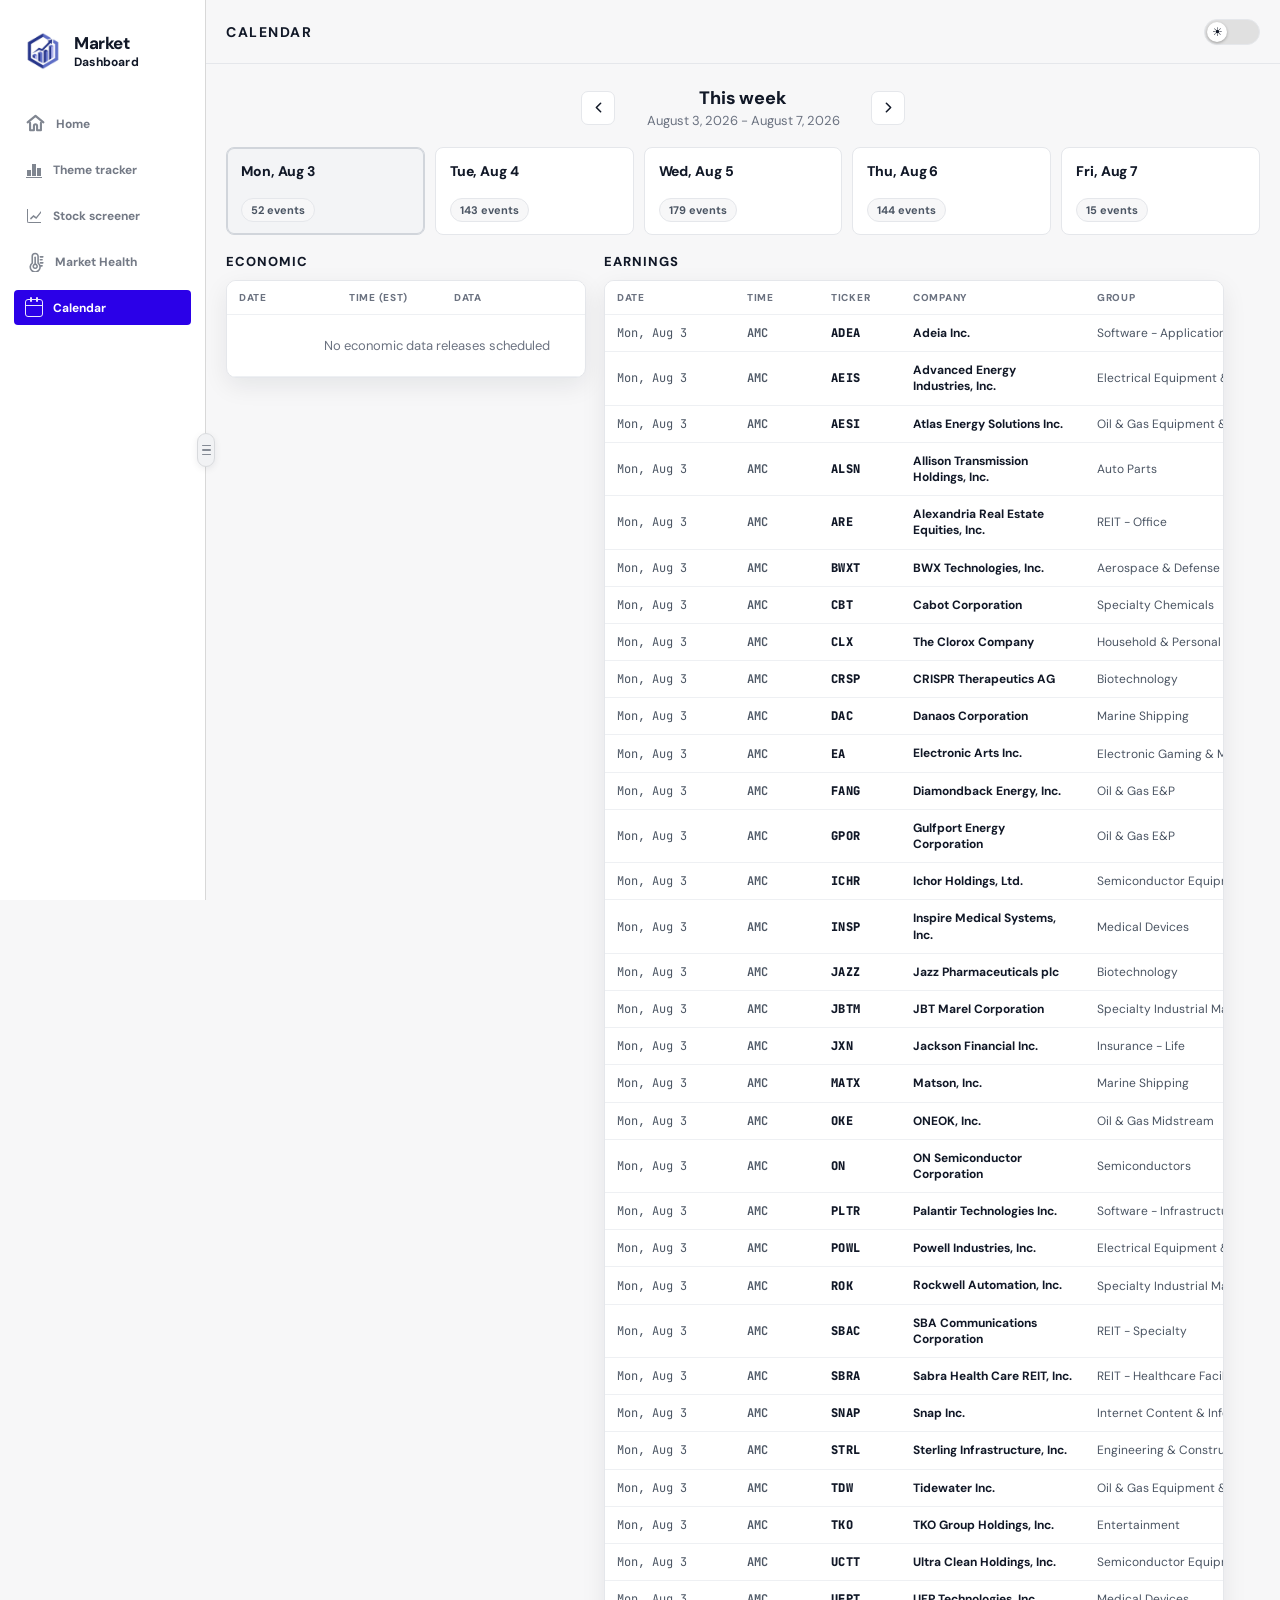
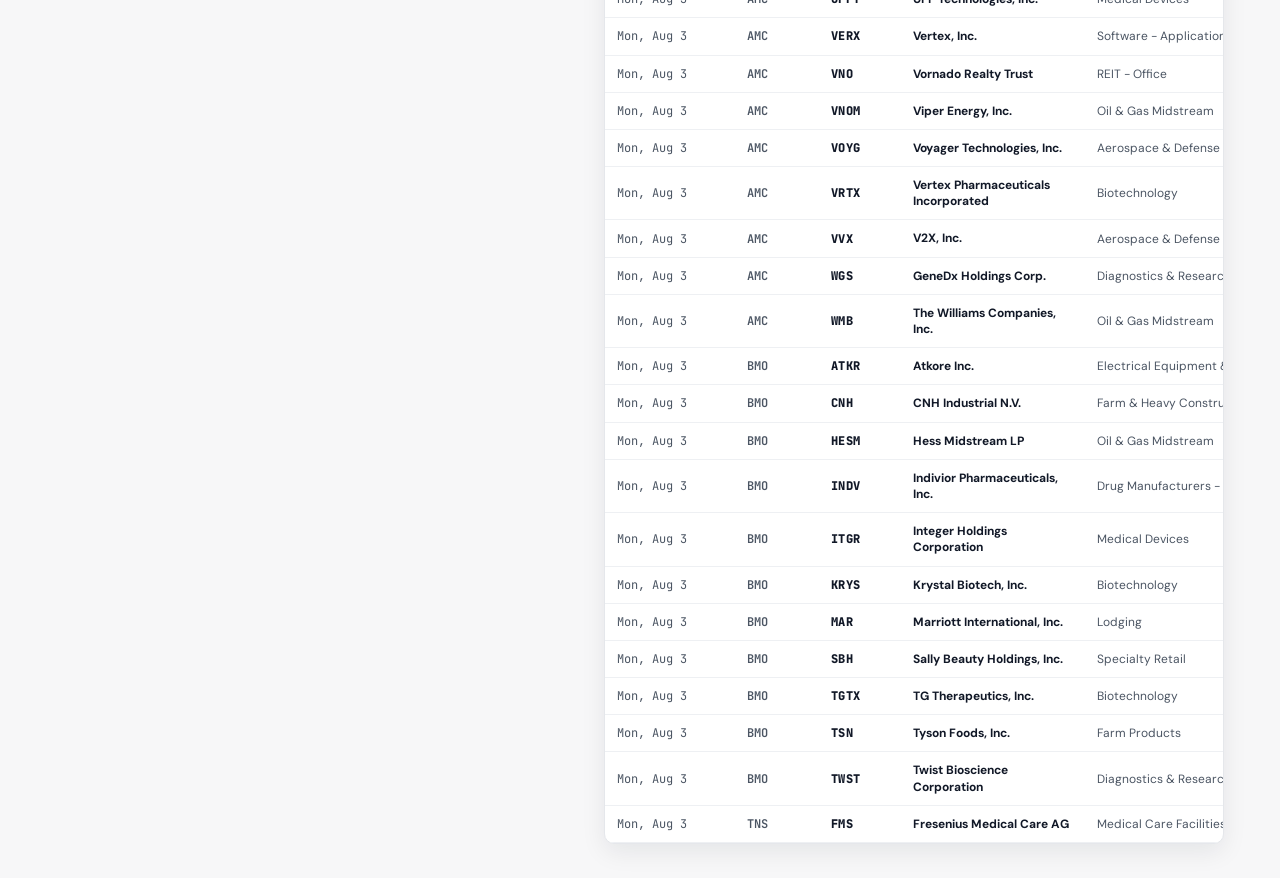
<file: calendar.html>
<!DOCTYPE html>
<html lang="en" data-theme="light">
<head>
<meta charset="UTF-8">
<meta name="viewport" content="width=device-width, initial-scale=1.0">
<title>Calendar</title>
<link rel="icon" type="image/x-icon" href="favicon.ico">
<link rel="icon" type="image/png" sizes="32x32" href="favicon-32x32.png">
<link rel="apple-touch-icon" sizes="180x180" href="apple-touch-icon.png">
<link href="https://fonts.googleapis.com/css2?family=DM+Sans:opsz,wght@9..40,400;9..40,500;9..40,600;9..40,700&family=JetBrains+Mono:wght@400;500;600&display=swap" rel="stylesheet">
<script>
(function(){try{const t=localStorage.getItem('dashboardTheme');if(t)document.documentElement.setAttribute('data-theme',t);}catch(e){}})();
</script>
<style>
:root,[data-theme="dark"]{--bg:#0a0a0a;--bg2:#111111;--bg3:#161616;--bg4:#1f1f1f;--card:#111111;--card-hover:#141414;--bdr:#1f1f1f;--bdr2:#2a2a2a;--bdr-hover:#333;--t1:#e8e8e8;--t2:#888;--t3:#666;--t4:#444;--g:#22c55e;--r:#ef4444;--amber:#f59e0b;--blue:#60a5fa;--pill:#1f2937;--shadow:rgba(0,0,0,.35)}
[data-theme="light"]{--bg:#f7f7f8;--bg2:#ffffff;--bg3:#f3f4f6;--bg4:#e5e7eb;--card:#ffffff;--card-hover:#f3f4f6;--bdr:#e5e7eb;--bdr2:#eef0f3;--bdr-hover:#d1d5db;--t1:#111827;--t2:#4b5563;--t3:#6b7280;--t4:#9ca3af;--g:#15803d;--r:#b91c1c;--amber:#d97706;--blue:#2563eb;--pill:#eef2f7;--shadow:rgba(15,23,42,.08)}
*{margin:0;padding:0;box-sizing:border-box}
body{background:var(--bg);color:var(--t1);font-family:'DM Sans',-apple-system,BlinkMacSystemFont,sans-serif;min-height:100vh;transition:background .2s,color .2s;font-size:13px}
.topbar{height:64px;display:flex;align-items:center;justify-content:flex-start;gap:12px;padding:0 20px;border-bottom:1px solid var(--bdr);background:var(--bg)}
.hdr-t{font-size:14px;font-weight:700;letter-spacing:1.5px;text-transform:uppercase;color:var(--t1)}
.pill-toggle{position:relative;width:56px;height:26px;border-radius:13px;border:1px solid var(--bdr);cursor:pointer;background:#000;transition:background .25s ease;flex-shrink:0}
.topbar .pill-toggle{margin-left:auto}
[data-theme="light"] .pill-toggle{background:#e0e0e0}
.pill-toggle .knob{position:absolute;top:2px;width:20px;height:20px;border-radius:50%;background:#fff;display:flex;align-items:center;justify-content:center;font-size:12px;line-height:1;transition:left .25s ease;box-shadow:0 1px 3px rgba(0,0,0,0.3);left:32px}
[data-theme="light"] .pill-toggle .knob{left:2px}
.pill-toggle .knob::before{content:"🌙"}
[data-theme="light"] .pill-toggle .knob::before{content:"☀"}
.page{width:100%;max-width:1560px;margin:0 auto;padding:18px 20px 34px}
.nav-row{display:flex;align-items:center;justify-content:center;gap:18px;margin:4px 0 18px}
.week-nav{width:34px;height:34px;border:1px solid var(--bdr);border-radius:7px;background:var(--bg2);color:var(--t1);display:inline-flex;align-items:center;justify-content:center;cursor:pointer;transition:background .15s,border-color .15s,color .15s}
.week-nav:hover:not(:disabled){background:var(--card-hover);border-color:var(--bdr-hover)}
.week-nav:disabled{opacity:.28;cursor:default}
.week-nav svg{width:17px;height:17px;stroke:currentColor;fill:none;stroke-width:2.2;stroke-linecap:round;stroke-linejoin:round}
.week-title{text-align:center;min-width:220px}
.week-title h1{font-size:18px;font-weight:800;letter-spacing:-.2px;color:var(--t1)}
.week-title p{font-size:13px;color:var(--t3);margin-top:2px}
.date-strip-wrap{margin:0 0 18px;position:relative}
.date-strip{display:grid;grid-template-columns:repeat(auto-fit,minmax(154px,1fr));gap:10px}
.date-tile{min-height:86px;border:1px solid var(--bdr);border-radius:8px;background:var(--bg2);color:var(--t1);padding:14px 14px 12px;text-align:left;cursor:pointer;font-family:inherit;transition:border-color .15s,background .15s,box-shadow .15s}
.date-tile:hover{border-color:var(--bdr-hover);background:var(--card-hover)}
.date-tile.active{border-color:var(--bdr-hover);background:var(--bg3);box-shadow:0 0 0 1px var(--bdr-hover) inset}
.date-label{display:block;font-size:14px;font-weight:800;letter-spacing:-.1px;color:var(--t1);white-space:nowrap}
.date-count{display:inline-flex;align-items:center;justify-content:center;margin-top:18px;padding:4px 9px;border:1px solid var(--bdr);border-radius:999px;color:var(--t2);font-size:11px;font-weight:700;background:var(--bg)}
.date-count.empty{color:var(--t4)}
.calendar-grid{display:grid;grid-template-columns:minmax(360px,.82fr) minmax(620px,1.18fr);gap:18px;align-items:start}
.calendar-panel{min-width:0}
.panel-head{display:flex;align-items:center;gap:12px;margin-bottom:10px}
.panel-head h2{font-size:13px;font-weight:800;letter-spacing:1px;text-transform:uppercase;color:var(--t1)}
.calendar-card{border:1px solid var(--bdr);background:var(--bg2);border-radius:10px;overflow:hidden;box-shadow:0 8px 24px var(--shadow)}
.table-shell{overflow-x:auto}
table{width:100%;border-collapse:collapse;table-layout:fixed}
.economic-table{min-width:420px}
.earnings-table{min-width:760px}
th{background:var(--bg2);border-bottom:1px solid var(--bdr2);color:var(--t3);font-size:10px;font-weight:800;text-align:left;text-transform:uppercase;letter-spacing:.7px;padding:10px 12px;white-space:nowrap}
td{border-bottom:1px solid var(--bdr2);padding:10px 12px;color:var(--t2);font-size:12px;vertical-align:middle}
tr:hover td{background:var(--bg3)}
.day-row td{background:var(--bg3)!important;color:var(--t1);font-size:14px;font-weight:800;text-align:center;padding:12px;border-top:1px solid var(--bdr)}
.empty-row td{text-align:center;color:var(--t3);font-size:13px;padding:22px}
.ticker{font-family:'JetBrains Mono','SF Mono',Consolas,monospace;color:var(--t1);font-weight:800;letter-spacing:.4px}
.ticker-link{text-decoration:none;transition:color .15s}
.ticker-link:hover{color:var(--blue);text-decoration:underline;text-underline-offset:3px}
.company{display:block;color:var(--t1);font-weight:700;line-height:1.35;white-space:normal;overflow-wrap:break-word}
.earnings-table .date-cell,.earnings-table .group-cell{white-space:nowrap;overflow:hidden;text-overflow:ellipsis}
.subtle{color:var(--t3)}
.mono{font-family:'JetBrains Mono','SF Mono',Consolas,monospace}
.time-tag{font-family:'JetBrains Mono','SF Mono',Consolas,monospace;font-weight:600;color:var(--t2)}
.time-tag.amc{color:var(--t2)}
.pos{color:var(--g);font-weight:700}
.neg{color:var(--r);font-weight:700}
.event-name{color:var(--t1);font-weight:700}
.mobile-list{display:none}
.mobile-day{border-top:1px solid var(--bdr);background:var(--bg3);padding:11px 14px;font-size:14px;font-weight:800;text-align:center;color:var(--t1)}
.mobile-item{display:grid;grid-template-columns:1fr auto;gap:8px 12px;padding:13px 14px;border-top:1px solid var(--bdr2);background:var(--bg2)}
.mobile-item:hover{background:var(--bg3)}
.mobile-main{min-width:0}
.mobile-title{font-size:14px;font-weight:800;color:var(--t1);white-space:nowrap;overflow:hidden;text-overflow:ellipsis}
.mobile-sub{font-size:11px;color:var(--t3);margin-top:3px;white-space:nowrap;overflow:hidden;text-overflow:ellipsis}
.mobile-metric{font-family:'JetBrains Mono','SF Mono',Consolas,monospace;font-size:12px;text-align:right;color:var(--t2)}
.mobile-grid{grid-column:1 / -1;display:grid;grid-template-columns:repeat(3,1fr);gap:8px;margin-top:2px}
.mobile-stat{border:1px solid var(--bdr);border-radius:6px;background:var(--bg3);padding:7px}
.mobile-stat span{display:block;font-size:9px;text-transform:uppercase;letter-spacing:.5px;color:var(--t4);font-weight:800;margin-bottom:2px}
.mobile-stat b{font-family:'JetBrains Mono','SF Mono',Consolas,monospace;font-size:11px;color:var(--t2);font-weight:700}
.hidden{display:none!important}
@media(max-width:900px){
  .page{padding:14px 12px 28px}
  .nav-row{justify-content:center;margin-bottom:12px;gap:10px}
  .week-title{text-align:center;min-width:190px}
  .date-strip{display:flex;gap:10px;overflow-x:auto;padding-bottom:4px;scroll-snap-type:x proximity}
  .date-tile{flex:0 0 152px;scroll-snap-align:start}
  .calendar-grid{grid-template-columns:1fr;gap:16px}
  .table-shell{display:none}
  .mobile-list{display:block}
  .calendar-card{border-radius:8px}
}
@media(max-width:560px){
  .topbar{padding:0 14px}
  .hdr-t{font-size:13px}
  .mobile-grid{grid-template-columns:1fr 1fr}
}
</style>
<link rel="stylesheet" href="sidebar.css?v=20260710-mode2tabs">
<script src="sidebar.js"></script>
</head>
<body class="global-shell">

<aside class="global-sidebar" aria-label="Primary navigation">
  <a class="global-brand" href="index.html" aria-label="Market Dashboard"><img class="global-brand-logo" src="market-dashboard-logo.png" alt=""><span class="global-brand-name"><span class="global-brand-name-main">Market</span><span class="global-brand-name-sub">Dashboard</span></span></a>
  <nav class="global-nav">
    <a class="global-nav-link" href="index.html"><span class="global-nav-icon home"></span><span class="sidebar-label">Home</span></a>
    <a class="global-nav-link" href="rs.html"><span class="global-nav-icon theme"></span><span class="sidebar-label">Theme tracker</span></a>
    <a class="global-nav-link" href="screener.html"><span class="global-nav-icon stock"></span><span class="sidebar-label">Stock screener</span></a>
    <a class="global-nav-link" href="breadth.html"><span class="global-nav-icon health"></span><span class="sidebar-label">Market Health</span></a>
    <a class="global-nav-link active" href="calendar.html"><span class="global-nav-icon calendar"></span><span class="sidebar-label">Calendar</span></a>
  </nav>
</aside>

<div class="topbar">
  <a class="mode-back" href="index.html" aria-label="Back to home">‹</a>
  <div class="hdr-t">Calendar</div>
  <div class="pill-toggle" id="themeToggle" onclick="toggleTheme()" title="Toggle theme"><div class="knob"></div></div>
</div>

<main class="page">
  <section class="nav-row">
    <button class="week-nav" id="previousWeekButton" type="button" onclick="changeWeek(-1)" aria-label="Show previous week">
      <svg viewBox="0 0 24 24" aria-hidden="true"><path d="m15 18-6-6 6-6"/></svg>
    </button>
    <div class="week-title">
      <h1 id="weekLabel">This week</h1>
      <p id="rangeLabel"></p>
    </div>
    <button class="week-nav" id="nextWeekButton" type="button" onclick="changeWeek(1)" aria-label="Show next week">
      <svg viewBox="0 0 24 24" aria-hidden="true"><path d="m9 18 6-6-6-6"/></svg>
    </button>
  </section>

  <section class="date-strip-wrap" aria-label="Calendar dates">
    <div class="date-strip" id="dateStrip"></div>
  </section>

  <section class="calendar-grid">
    <div class="calendar-panel">
      <div class="panel-head">
        <h2>Economic</h2>
      </div>
      <div class="calendar-card">
        <div class="table-shell">
          <table class="economic-table" id="economicTable"></table>
        </div>
        <div class="mobile-list" id="economicMobileList"></div>
      </div>
    </div>

    <div class="calendar-panel">
      <div class="panel-head">
        <h2>Earnings</h2>
      </div>
      <div class="calendar-card">
        <div class="table-shell">
          <table class="earnings-table" id="earningsTable"></table>
        </div>
        <div class="mobile-list" id="earningsMobileList"></div>
      </div>
    </div>
  </section>
</main>

<script src="economic_calendar.js"></script>
<script>
const FALLBACK_ECONOMIC_EVENTS=[
  {date:'2026-06-16',day:'Tuesday, June 16, 2026',time:'08:30 AM',event:'Building Permits Prel',period:'MAY',actual:'-',previous:'1.423M',consensus:'1.42M',forecast:'1.41M'},
  {date:'2026-06-16',day:'Tuesday, June 16, 2026',time:'08:30 AM',event:'Housing Starts',period:'MAY',actual:'-',previous:'1.465M',consensus:'1.43M',forecast:'1.44M'},
  {date:'2026-06-17',day:'Wednesday, June 17, 2026',time:'08:30 AM',event:'Retail Sales MoM',period:'MAY',actual:'-',previous:'0.5%',consensus:'0.5%',forecast:'0.6%'},
  {date:'2026-06-17',day:'Wednesday, June 17, 2026',time:'02:00 PM',event:'Fed Interest Rate Decision',period:'',actual:'-',previous:'3.75%',consensus:'3.75%',forecast:'3.75%'},
  {date:'2026-06-17',day:'Wednesday, June 17, 2026',time:'02:00 PM',event:'FOMC Economic Projections',period:'',actual:'-',previous:'-',consensus:'-',forecast:'-'},
  {date:'2026-06-17',day:'Wednesday, June 17, 2026',time:'02:30 PM',event:'Fed Press Conference',period:'',actual:'-',previous:'-',consensus:'-',forecast:'-'}
];

const FALLBACK_EARNINGS_EVENTS=[
  {date:'2026-06-17',day:'Wednesday, June 17, 2026',ticker:'PGR',company:'Progressive Corporation',group:'Insurance - Property & Casualty',time:'BMO',vol:'$598M',adr:'2.5%',mcap:'$118.91B',epsEst:'-',epsAct:'-',epsSurp:'-',revEst:'-',revAct:'-',revSurp:'-'},
  {date:'2026-06-17',day:'Wednesday, June 17, 2026',ticker:'JBL',company:'Jabil Inc.',group:'Electronic Components',time:'BMO',vol:'$481M',adr:'4.3%',mcap:'$40.68B',epsEst:'3.11',epsAct:'-',epsSurp:'-',revEst:'$8.64B',revAct:'-',revSurp:'-'},
  {date:'2026-06-17',day:'Wednesday, June 17, 2026',ticker:'KMX',company:'CarMax, Inc.',group:'Auto & Truck Dealerships',time:'BMO',vol:'$170M',adr:'4.6%',mcap:'$7.40B',epsEst:'0.94',epsAct:'-',epsSurp:'-',revEst:'$7.46B',revAct:'-',revSurp:'-'},
  {date:'2026-06-18',day:'Thursday, June 18, 2026',ticker:'ACN',company:'Accenture plc',group:'Information Technology Services',time:'BMO',vol:'$1.0B',adr:'4.0%',mcap:'$101.52B',epsEst:'3.75',epsAct:'-',epsSurp:'-',revEst:'$18.96B',revAct:'-',revSurp:'-'},
  {date:'2026-06-18',day:'Thursday, June 18, 2026',ticker:'KR',company:'Kroger Co.',group:'Grocery Stores',time:'BMO',vol:'$386M',adr:'2.3%',mcap:'$39.50B',epsEst:'1.64',epsAct:'-',epsSurp:'-',revEst:'$46.78B',revAct:'-',revSurp:'-'}
];

const FALLBACK_DAYS=[
  {date:'2026-06-15',label:'Monday, June 15, 2026'},
  {date:'2026-06-16',label:'Tuesday, June 16, 2026'},
  {date:'2026-06-17',label:'Wednesday, June 17, 2026'},
  {date:'2026-06-18',label:'Thursday, June 18, 2026'},
  {date:'2026-06-19',label:'Friday, June 19, 2026'}
];

const FALLBACK_ECONOMIC_DATA={
  generated_at_et:'15/06/2026, 20:30 EDT',
  timezone:'America/New_York',
  week_label:'This week',
  range_label:'June 15, 2026 - June 19, 2026',
  days:FALLBACK_DAYS,
  events:FALLBACK_ECONOMIC_EVENTS
};

let selectedDate=null;
let selectedWeekIndex=1;

function setTheme(theme){
  document.documentElement.setAttribute('data-theme',theme);
  try{localStorage.setItem('dashboardTheme',theme);}catch(e){}
}
function toggleTheme(){
  const current=document.documentElement.getAttribute('data-theme')||'light';
  setTheme(current==='dark'?'light':'dark');
}
function esc(v){
  return String(v==null?'-':v).replace(/[&<>"']/g,m=>({'&':'&amp;','<':'&lt;','>':'&gt;','"':'&quot;',"'":'&#039;'}[m]));
}
function timeClass(v){
  return String(v).toUpperCase()==='AMC'?'time-tag amc':'time-tag';
}
function renderCalendar(){
  const weeks=calendarWeeks();
  selectedWeekIndex=Math.max(0,Math.min(selectedWeekIndex,weeks.length-1));
  const week=weeks[selectedWeekIndex];
  const days=calendarDays(week);
  if(!selectedDate || !days.some(day=>day.date===selectedDate)){
    selectedDate=defaultSelectedDate(days,week.events,week.earnings_events);
  }
  const weekLabel=document.getElementById('weekLabel');
  const rangeLabel=document.getElementById('rangeLabel');
  weekLabel.textContent=week.week_label;
  rangeLabel.textContent=week.range_label || '';
  document.getElementById('previousWeekButton').disabled=selectedWeekIndex===0;
  document.getElementById('nextWeekButton').disabled=selectedWeekIndex===weeks.length-1;
  renderDateStrip(days,week.events,week.earnings_events);
  renderEconomic(selectedDate,week);
  renderEarnings(selectedDate,week);
}
function dayEvents(events,day){
  const date=typeof day==='string'?day:day.date;
  return events.filter(e=>e.date===date);
}
function screenerProfileUrl(ticker){
  return `screener.html?profile=${encodeURIComponent(ticker)}`;
}
function isoDate(date){
  return `${date.getFullYear()}-${String(date.getMonth()+1).padStart(2,'0')}-${String(date.getDate()).padStart(2,'0')}`;
}
function addDays(dateText,days){
  const date=new Date(`${dateText}T12:00:00`);
  date.setDate(date.getDate()+days);
  return isoDate(date);
}
function referenceMonday(){
  const now=new Date();
  const weekday=now.getDay();
  const shift=weekday===0?1:weekday===6?2:1-weekday;
  now.setDate(now.getDate()+shift);
  return isoDate(now);
}
function buildWeekDays(start){
  return Array.from({length:5},(_,index)=>{
    const date=addDays(start,index);
    return {date,label:longDate(date)};
  });
}
function rangeForDays(days){
  if(!days.length) return '';
  const options={month:'long',day:'numeric',year:'numeric'};
  const first=new Date(`${days[0].date}T12:00:00`).toLocaleDateString('en-US',options);
  const last=new Date(`${days[days.length-1].date}T12:00:00`).toLocaleDateString('en-US',options);
  return `${first} - ${last}`;
}
function buildFallbackWeeks(data){
  const monday=referenceMonday();
  const starts=[addDays(monday,-7),monday,addDays(monday,7)];
  const labels=['Last week','This week','Next week'];
  return starts.map((start,index)=>{
    const days=buildWeekDays(start);
    const dates=new Set(days.map(day=>day.date));
    return {
      key:['previous','current','next'][index],
      week_label:labels[index],
      range_label:rangeForDays(days),
      days,
      events:(data.events||[]).filter(event=>dates.has(event.date)),
      earnings_events:FALLBACK_EARNINGS_EVENTS.filter(event=>dates.has(event.date))
    };
  });
}
function calendarWeeks(){
  const live=window.ECONOMIC_CALENDAR_DATA;
  if(live && Array.isArray(live.weeks) && live.weeks.length===3){
    return live.weeks.map((week,index)=>({
      ...week,
      week_label:week.week_label||['Last week','This week','Next week'][index],
      events:Array.isArray(week.events)?week.events:[],
      earnings_events:Array.isArray(week.earnings_events)?week.earnings_events:[]
    }));
  }
  return buildFallbackWeeks(live&&Array.isArray(live.events)?live:FALLBACK_ECONOMIC_DATA);
}
function compactDate(dateText){
  const dt=new Date(`${dateText}T00:00:00`);
  if(Number.isNaN(dt.getTime())) return dateText || '-';
  return dt.toLocaleDateString('en-US',{weekday:'short',month:'short',day:'numeric'});
}
function todayIso(){
  const parts=new Intl.DateTimeFormat('en-US',{
    timeZone:'America/New_York',year:'numeric',month:'2-digit',day:'2-digit'
  }).formatToParts(new Date());
  const values=Object.fromEntries(parts.map(part=>[part.type,part.value]));
  return `${values.year}-${values.month}-${values.day}`;
}
function timeSortValue(value){
  const match=String(value).trim().match(/^(\d{1,2}):(\d{2})\s*(AM|PM)$/i);
  if(!match) return Number.MAX_SAFE_INTEGER;
  let hour=Number(match[1])%12;
  if(match[3].toUpperCase()==='PM') hour+=12;
  return hour*60+Number(match[2]);
}
function calendarDays(economicData){
  const byDate=new Map();
  for(const day of economicData.days || []){
    byDate.set(day.date,{date:day.date,label:day.label || longDate(day.date)});
  }
  for(const e of economicData.events || []){
    if(!byDate.has(e.date)) byDate.set(e.date,{date:e.date,label:e.day || longDate(e.date)});
  }
  for(const e of economicData.earnings_events || []){
    if(!byDate.has(e.date)) byDate.set(e.date,{date:e.date,label:e.day || longDate(e.date)});
  }
  return [...byDate.values()].sort((a,b)=>a.date.localeCompare(b.date));
}
function longDate(dateText){
  const dt=new Date(`${dateText}T00:00:00`);
  if(Number.isNaN(dt.getTime())) return dateText || '-';
  return dt.toLocaleDateString('en-US',{weekday:'long',month:'long',day:'numeric',year:'numeric'});
}
function defaultSelectedDate(days,economicEvents,earningsEvents){
  if(!days.length) return null;
  const today=todayIso();
  if(days.some(day=>day.date===today)) return today;
  const firstWithEvents=days.find(day=>dayEvents(economicEvents,day).length+dayEvents(earningsEvents,day).length>0);
  return (firstWithEvents || days[0]).date;
}
function selectDate(date){
  selectedDate=date;
  renderCalendar();
}
function changeWeek(direction){
  const next=Math.max(0,Math.min(selectedWeekIndex+direction,calendarWeeks().length-1));
  if(next===selectedWeekIndex) return;
  selectedWeekIndex=next;
  selectedDate=null;
  renderCalendar();
}
function renderDateStrip(days,economicEvents,earningsEvents){
  const el=document.getElementById('dateStrip');
  el.innerHTML=days.map(day=>{
    const count=dayEvents(economicEvents,day).length+dayEvents(earningsEvents,day).length;
    const active=day.date===selectedDate?' active':'';
    return `<button class="date-tile${active}" type="button" onclick="selectDate('${esc(day.date)}')" aria-pressed="${day.date===selectedDate?'true':'false'}">
      <span class="date-label">${esc(compactDate(day.date))}</span>
      <span class="date-count${count?'':' empty'}">${count} event${count===1?'':'s'}</span>
    </button>`;
  }).join('');
}
function renderEconomic(date,week){
  const events=dayEvents(week.events,date).sort((a,b)=>timeSortValue(a.time)-timeSortValue(b.time));
  const table=document.getElementById('economicTable');
  table.innerHTML=`<colgroup>
    <col style="width:110px"><col style="width:105px"><col>
  </colgroup><thead><tr>
    <th>Date</th><th>Time (EST)</th><th>Data</th>
  </tr></thead><tbody>${events.length?events.map(e=>`
      <tr>
        <td class="mono">${esc(compactDate(e.date))}</td>
        <td><span class="time-tag">${esc(e.time)}</span></td>
        <td><span class="event-name">${esc(e.event)}</span> <span class="subtle">${esc(e.period)}</span></td>
      </tr>`).join(''):`<tr class="empty-row"><td colspan="3">No economic data releases scheduled</td></tr>`}</tbody>`;
  renderEconomicMobile(date,week);
}
function renderEarnings(date,week){
  const rows=dayEvents(week.earnings_events,date).sort((a,b)=>String(a.time).localeCompare(String(b.time)) || a.ticker.localeCompare(b.ticker));
  const table=document.getElementById('earningsTable');
  table.innerHTML=`<colgroup>
    <col style="width:130px"><col style="width:84px"><col style="width:82px"><col><col style="width:280px">
  </colgroup><thead><tr>
    <th>Date</th><th>Time</th><th>Ticker</th><th>Company</th><th>Group</th>
  </tr></thead><tbody>${rows.length?rows.map(e=>`
      <tr>
        <td class="mono date-cell">${esc(compactDate(e.date))}</td>
        <td><span class="${timeClass(e.time)}">${esc(e.time)}</span></td>
        <td><a class="ticker ticker-link" href="${screenerProfileUrl(e.ticker)}">${esc(e.ticker)}</a></td>
        <td><span class="company">${esc(e.company)}</span></td>
        <td class="group-cell">${esc(e.group)}</td>
      </tr>`).join(''):`<tr class="empty-row"><td colspan="5">No major earnings scheduled</td></tr>`}</tbody>`;
  renderEarningsMobile(date,week);
}
function renderEconomicMobile(date,week){
  const events=dayEvents(week.events,date).sort((a,b)=>timeSortValue(a.time)-timeSortValue(b.time));
  const el=document.getElementById('economicMobileList');
  el.innerHTML=events.length?events.map(e=>`
      <div class="mobile-item">
        <div class="mobile-main">
          <div class="mobile-title">${esc(e.event)} <span class="subtle">${esc(e.period)}</span></div>
          <div class="mobile-sub">${esc(compactDate(e.date))} · ${esc(e.time)} ET</div>
        </div>
        <div class="mobile-metric">${esc(e.time)}</div>
      </div>`).join(''):`<div class="mobile-item"><div class="mobile-main"><div class="mobile-title subtle">No economic data releases scheduled</div></div></div>`;
}
function renderEarningsMobile(date,week){
  const rows=dayEvents(week.earnings_events,date).sort((a,b)=>String(a.time).localeCompare(String(b.time)) || a.ticker.localeCompare(b.ticker));
  const el=document.getElementById('earningsMobileList');
  el.innerHTML=rows.length?rows.map(e=>`
      <div class="mobile-item">
        <div class="mobile-main">
          <div class="mobile-title"><a class="ticker ticker-link" href="${screenerProfileUrl(e.ticker)}">${esc(e.ticker)}</a> ${esc(e.company)}</div>
          <div class="mobile-sub">${esc(compactDate(e.date))} · <span class="${timeClass(e.time)}">${esc(e.time)}</span> · ${esc(e.group)}</div>
        </div>
        <div class="mobile-metric">${esc(e.time)}</div>
      </div>`).join(''):`<div class="mobile-item"><div class="mobile-main"><div class="mobile-title subtle">No major earnings scheduled</div></div></div>`;
}
renderCalendar();
</script>

</body>
</html>
</file>
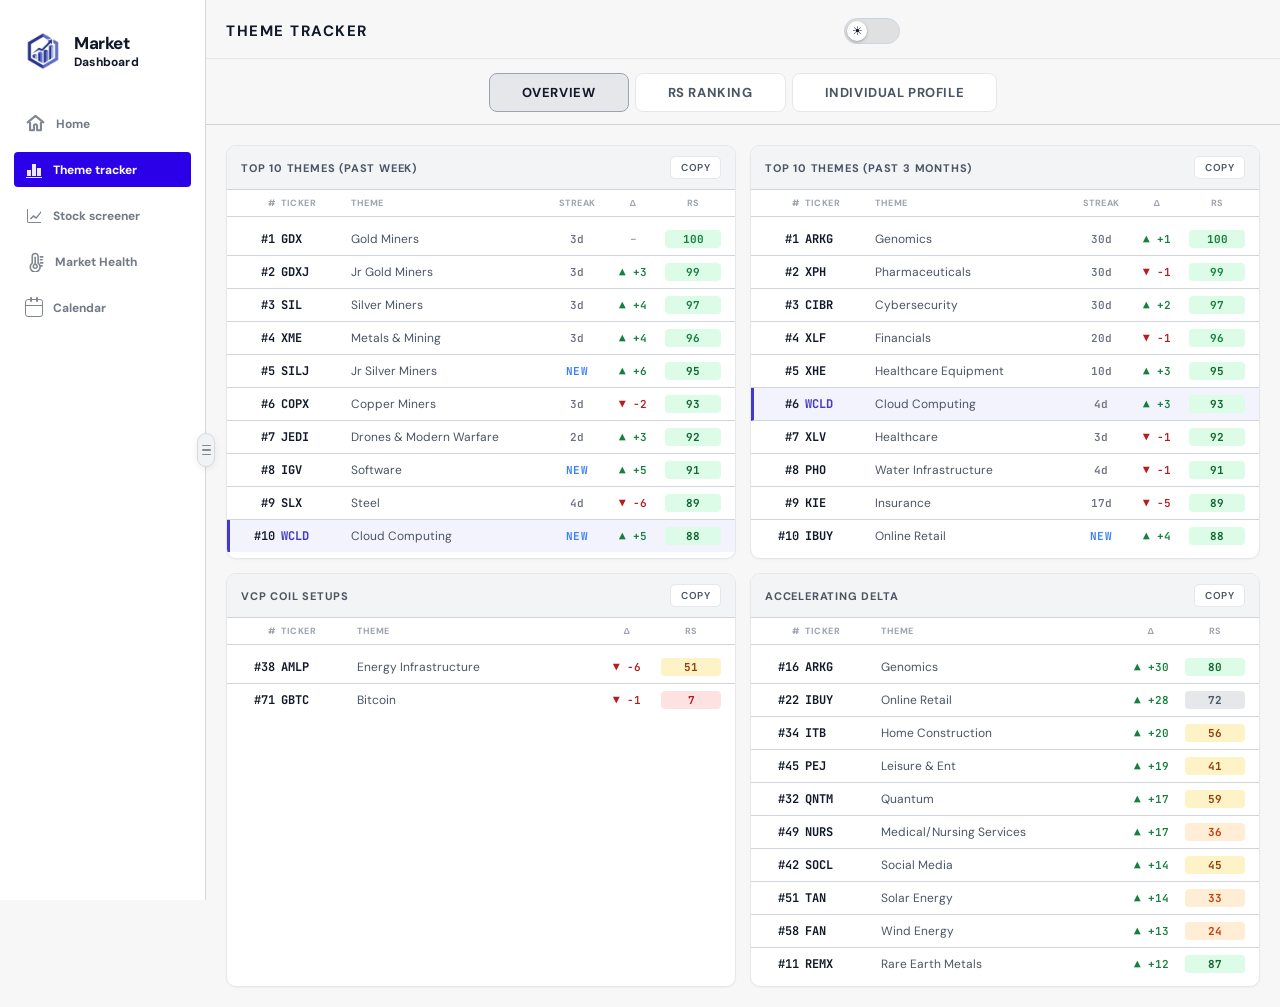
<file: rs.html>
<!DOCTYPE html>
<html lang="en" data-theme="light" data-view="desktop">
<head>
<meta charset="UTF-8">
<meta name="viewport" content="width=device-width, initial-scale=1.0">
<meta name="google-site-verification" content="LbVttXAPUx-YQY3bLS6HI0AAT1cbwkWnc3Q8SJW52f8" />
<title>Theme Tracker</title>
<link rel="icon" type="image/x-icon" href="favicon.ico">
<link rel="icon" type="image/png" sizes="32x32" href="favicon-32x32.png">
<link rel="apple-touch-icon" sizes="180x180" href="apple-touch-icon.png">
<link href="https://fonts.googleapis.com/css2?family=DM+Sans:opsz,wght@9..40,400;9..40,500;9..40,600;9..40,700&family=JetBrains+Mono:wght@400;500;600&display=swap" rel="stylesheet">
<style>
[data-theme="dark"]{--bg:#0a0a0a;--bg2:#111111;--bg3:#161616;--bg4:#1f1f1f;--bdr:#1f1f1f;--bdr2:#2a2a2a;--t1:#e8e8e8;--t2:#888;--t3:#666;--t4:#444;--g:#22c55e;--g2:#4ade80;--gbg:#0a2818;--gbg2:#051a0e;--r:#ef4444;--r2:#f87171;--rbg:#2a0a0a;--rbg2:#1a0606;--purple:#c084fc;--indigo:#818cf8;--thbg:#111111;--hovbg:#161616;--spark-up:#22c55e;--spark-dn:#ef4444;--spark-line:#60a5fa;--modal-bg:rgba(0,0,0,0.7);--card:#161616}
[data-theme="light"]{--bg:#f7f7f8;--bg2:#ffffff;--bg3:#f3f4f6;--bg4:#e5e7eb;--bdr:#e5e7eb;--bdr2:#d1d5db;--t1:#111827;--t2:#4b5563;--t3:#6b7280;--t4:#9ca3af;--g:#15803d;--g2:#166534;--gbg:#dcfce7;--gbg2:#f0fdf4;--r:#b91c1c;--r2:#991b1b;--rbg:#fee2e2;--rbg2:#fef2f2;--purple:#7c3aed;--indigo:#4338ca;--thbg:#ffffff;--hovbg:#f3f4f6;--spark-up:#15803d;--spark-dn:#b91c1c;--spark-line:#1d4ed8;--modal-bg:rgba(17,24,39,0.5);--card:#ffffff}
*{margin:0;padding:0;box-sizing:border-box}
/* Base body: flex column, grows with content. NOT height-locked here — the
   lock is applied per-tab below. Default (no data-tab yet, e.g. first paint)
   stays unlocked so initial Overview render scrolls natively. */
body{background:var(--bg);color:var(--t1);font-family:'DM Sans',-apple-system,BlinkMacSystemFont,sans-serif;min-height:100vh;transition:background .2s,color .2s;display:flex;flex-direction:column}
/* RS Ranking + Individual Profile need a viewport-locked body so their inner
   scroll containers (.tw table, #chartView) can own the scroll and keep their
   sticky headers. Overview deliberately omitted → it uses native document
   scroll (whole page scrolls anywhere the cursor is, like the stock screener). */
html[data-tab="rs"] body,
html[data-tab="profile"] body{height:100vh;overflow:hidden}
.mono{font-family:'JetBrains Mono','SF Mono','Consolas',monospace}
.top-fixed{position:relative;background:var(--bg)}
.hdr{padding:18px 20px 14px;border-bottom:1px solid var(--bdr);display:flex;align-items:center;justify-content:space-between;flex-wrap:wrap;gap:12px}
.hdr-l{display:flex;align-items:center;gap:10px}
.hdr-t{font-size:16px;font-weight:700;letter-spacing:-.3px}
.hdr-r{display:flex;gap:6px;align-items:center;flex-wrap:wrap}
.btn{padding:5px 12px;border-radius:5px;font-size:11px;font-weight:600;cursor:pointer;border:1px solid;transition:.15s;font-family:inherit}
.btn-a{border-color:#1e3a1e;background:transparent;color:var(--g)}.btn-a.on{background:var(--gbg)}
.btn-d{border-color:#3a1e1e;background:transparent;color:var(--r)}.btn-d.on{background:var(--rbg)}
.btn-t{border-color:var(--bdr2);background:var(--bg3);color:var(--t2)}.btn-t:hover{background:var(--bg4)}
/* Tab strip — RS Ranking / Overview switch (mirrors stock screener pattern). */
.tab-strip{display:flex;justify-content:center;gap:6px;padding:14px 20px 12px;border-bottom:1px solid var(--bdr2);background:var(--bg)}
.tab-btn{padding:10px 32px;border-radius:8px;font-size:13px;font-weight:700;letter-spacing:.6px;cursor:pointer;border:1px solid var(--bdr);background:var(--bg2);color:var(--t2);transition:all .2s;font-family:inherit;text-transform:uppercase}
.tab-btn:hover{background:var(--bg3);color:var(--t1);border-color:var(--t3)}
.tab-btn.active{background:var(--bg4);color:var(--t1);border-color:var(--t3)}
[data-theme="light"] .tab-btn.active{background:#e5e7eb;color:#111827;border-color:#9ca3af}
[data-view="mobile"] .tab-strip{padding:10px 8px 8px;gap:4px;flex-wrap:wrap}
[data-view="mobile"] .tab-btn{padding:8px 18px;font-size:11px;letter-spacing:.3px}
/* Overview tab content. The body uses native document scroll on this tab (it's
   NOT height-locked — see the body rules), so this wrapper is just a normal
   block: no flex:1, no inner overflow. The whole page scrolls regardless of
   cursor position, matching the stock screener's Overview behaviour. */
.overview-wrap{padding:20px;max-width:1400px;margin:0 auto;width:100%;box-sizing:border-box}
.ov-grid{display:grid;grid-template-columns:1fr 1fr;gap:14px}
.ov-box{border:1px solid var(--bdr);border-radius:10px;background:var(--bg2);overflow:hidden}
[data-theme="light"] .ov-box{box-shadow:0 1px 2px rgba(0,0,0,0.04)}
.ov-hdr{display:flex;align-items:center;justify-content:space-between;padding:10px 14px;border-bottom:1px solid var(--bdr2);background:var(--bg3)}
.ov-title{font-size:11px;font-weight:700;letter-spacing:.8px;text-transform:uppercase;color:var(--t2)}
.ov-copy{font-size:10px;font-weight:600;letter-spacing:.5px;text-transform:uppercase;color:var(--t2);background:var(--bg2);border:1px solid var(--bdr);border-radius:5px;padding:4px 10px;cursor:pointer;font-family:inherit;transition:all .15s}
.ov-copy:hover{background:var(--bg4);color:var(--t1);border-color:var(--bdr2)}
.ov-copy:active{transform:translateY(1px)}
.ov-copy.copied{background:#16a34a;color:#fff;border-color:#16a34a}
.ov-body{padding:6px 0;max-height:520px;overflow-y:auto}
/* Column header row inside each minibox — mirrors the screener's overview
   miniboxes. Sits directly under .ov-hdr, sticky so it stays visible while the
   body scrolls. Grid template matches .ov-row exactly (5-col default, 6-col
   when .with-streak is present on the parent box). */
.ov-colhdr{display:grid;grid-template-columns:34px 70px 1fr 56px 60px;gap:6px;padding:7px 14px;font-size:9px;font-weight:700;letter-spacing:.5px;text-transform:uppercase;color:var(--t4);border-bottom:1px solid var(--bdr2);background:var(--bg2);position:sticky;top:0;z-index:2}
.ov-colhdr span:nth-child(1){text-align:right}
.ov-colhdr span:nth-child(2){text-align:left}
.ov-colhdr span:nth-child(3){text-align:left}
.ov-colhdr span:nth-child(4),.ov-colhdr span:nth-child(5),.ov-colhdr span:nth-child(6){text-align:center}
.ov-box.with-streak .ov-colhdr,.ov-box.with-streak .ov-row{grid-template-columns:34px 64px 1fr 48px 52px 56px}
.ov-row{display:grid;grid-template-columns:34px 70px 1fr 56px 60px;gap:6px;padding:7px 14px;font-size:12px;align-items:center;border-bottom:1px solid var(--bdr2)}
.ov-row .ov-streak{text-align:center;font-family:'JetBrains Mono',monospace;font-weight:600;font-size:11px;color:var(--t3)}
/* Scoped to .ov-row so this beats the .ov-row .ov-streak color above (equal-ish
   specificity needs the extra selector). #3b82f6 matches the screener's
   .streak-new exactly so "NEW" looks identical across both apps. */
.ov-row .ov-streak.streak-new{color:#3b82f6;font-weight:700;letter-spacing:.3px}
.ov-row:last-child{border-bottom:none}
/* Cross-list highlight — a theme that appears in BOTH Top 10 Daily and Top 10 Weekly
   gets a subtle blue tint + left border. Helps the user spot themes leading on
   both timeframes at a glance. The accent uses the existing --indigo brand color
   so it stays consistent with the sparkline accents elsewhere. */
.ov-row.both-top{background:rgba(99,102,241,0.08);border-left:3px solid var(--indigo);padding-left:11px}
[data-theme="dark"] .ov-row.both-top{background:rgba(129,140,248,0.10)}
.ov-row.both-top .ov-tk{color:var(--indigo)}
.ov-row .ov-rk{font-family:'JetBrains Mono',monospace;font-weight:600;color:var(--t1);text-align:right}
.ov-row .ov-tk{font-family:'JetBrains Mono',monospace;font-weight:700;color:var(--t1)}
.ov-row .ov-name{color:var(--t2);overflow:hidden;text-overflow:ellipsis;white-space:nowrap}
.ov-row .ov-delta{text-align:center;font-family:'JetBrains Mono',monospace;font-weight:600;font-size:11px}
.ov-row .ov-delta.up{color:var(--g)}
.ov-row .ov-delta.dn{color:var(--r)}
.ov-row .ov-delta.fl{color:var(--t4)}
.ov-row .ov-rs{text-align:center;font-family:'JetBrains Mono',monospace;font-weight:700;border-radius:4px;padding:2px 0;font-size:11px}
.ov-empty{padding:20px;text-align:center;color:var(--t4);font-size:11px;font-style:italic}
[data-view="mobile"] .ov-grid{grid-template-columns:1fr}
[data-view="mobile"] .ov-row{grid-template-columns:30px 60px 1fr 50px 52px;font-size:11px;padding:6px 10px}
[data-view="mobile"] .ov-colhdr{grid-template-columns:30px 60px 1fr 50px 52px;padding:6px 10px}
[data-view="mobile"] .ov-box.with-streak .ov-colhdr,[data-view="mobile"] .ov-box.with-streak .ov-row{grid-template-columns:28px 52px 1fr 40px 44px 46px}
/* Mobile: remove internal scroll on each ov-body so the whole page scrolls naturally
   instead of the touch being trapped inside the cards. */
[data-view="mobile"] .ov-body{max-height:none;overflow-y:visible}
.pill-toggle{position:relative;width:56px;height:26px;border-radius:13px;border:1px solid var(--bdr);cursor:pointer;background:#000;transition:background .25s ease;flex-shrink:0}
[data-theme="light"] .pill-toggle{background:#e0e0e0;border-color:#cbd5e1}
.pill-toggle .knob{position:absolute;top:2px;width:20px;height:20px;border-radius:50%;background:#fff;display:flex;align-items:center;justify-content:center;font-size:12px;line-height:1;transition:left .25s ease;box-shadow:0 1px 3px rgba(0,0,0,0.3);left:32px}
[data-theme="light"] .pill-toggle .knob{left:2px}
.pill-toggle .knob::before{content:"🌙"}
[data-theme="light"] .pill-toggle .knob::before{content:"☀"}
.srch{padding:6px 12px;border-radius:5px;border:1px solid var(--bdr2);background:var(--bg3);color:var(--t1);font-size:12px;width:200px;outline:none;font-family:inherit}.srch:focus{border-color:#3b82f6}
/* Filter + search row.
   This row sits between the tab strip and the spy bar in the DOM (on desktop it's
   absolutely positioned into the top-right of .top-fixed so it appears inline with
   the header controls). On mobile it becomes a full-width row directly below the
   tab strip — see the mobile rules further down. */
.filter-search-row{position:absolute;top:18px;right:20px;display:flex;align-items:center;gap:8px;z-index:6}
.filter-search-row .srch{margin:0}
/* Reserve right-side space on .hdr-r so the toggles don't slide under the
   absolutely-positioned .filter-search-row on desktop. 360px = Daily/Weekly
   seg-toggle (~110px) + gap (8px) + .srch (226px = 200 width + 24 padding +
   2 border) + a ~16px safety margin. Bump if .srch width changes. */
.hdr-r{padding-right:360px}
.seg-toggle{display:inline-flex;border:1px solid var(--bdr);border-radius:6px;overflow:hidden;background:var(--bg2)}
.seg-toggle button{padding:5px 10px;font-size:11px;font-weight:600;cursor:pointer;border:none;background:transparent;color:var(--t3);font-family:inherit;transition:.15s;display:inline-flex;align-items:center;justify-content:center}
.seg-toggle button.on{background:var(--bg4);color:var(--t1)}
.seg-toggle button:hover:not(.on){color:var(--t1)}
/* Icon vs text inside segmented toggles.
   Desktop shows the word; mobile (data-view="mobile") swaps to a compact icon so
   .hdr-r can fit on one line beside the back button + title. */
.seg-toggle .lbl-icon{width:14px;height:14px;display:none;color:currentColor;font-size:11px;font-weight:700;line-height:14px;text-align:center}
.seg-toggle .lbl-text{display:inline}
.spy{padding:8px 20px;background:var(--bg2);border-bottom:1px solid var(--bdr);display:flex;gap:20px;font-size:11px;color:var(--t4);align-items:center;flex-wrap:wrap}
.spy b{color:var(--t3);font-weight:700}
.pnl{padding:10px 20px;border-bottom:1px solid var(--bdr2);display:flex;flex-wrap:wrap;gap:5px;align-items:center}
.pnl.a{background:var(--gbg2)}.pnl.d{background:var(--rbg2)}
.pnl-l{font-size:10px;font-weight:700;margin-right:6px;text-transform:uppercase;letter-spacing:.8px}
.pnl.a .pnl-l{color:var(--g)}.pnl.d .pnl-l{color:var(--r)}
.pnl-t{padding:2px 8px;border-radius:3px;font-size:10px;font-weight:600;font-family:'JetBrains Mono',monospace}
.pnl.a .pnl-t{background:var(--gbg);color:var(--g2)}.pnl.d .pnl-t{background:var(--rbg);color:var(--r2)}
.pnl-empty{font-size:10px;color:var(--t4);font-style:italic}
.streak-sel{padding:1px 4px;border-radius:3px;border:1px solid var(--bdr2);background:var(--bg3);color:var(--t1);font-size:10px;font-family:'JetBrains Mono',monospace;font-weight:700;cursor:pointer;margin:0 2px;outline:none}
.streak-sel option{background:var(--bg2);color:var(--t1)}
.status{padding:30px;text-align:center;color:var(--t3);font-size:13px}
.spinner{display:inline-block;width:16px;height:16px;border:2px solid var(--bdr2);border-top-color:#3b82f6;border-radius:50%;animation:spin .8s linear infinite;margin-right:8px;vertical-align:middle}
@keyframes spin{to{transform:rotate(360deg)}}
.tw{overflow-x:auto;overflow-y:auto;flex:1;min-height:0}
table{width:100%;border-collapse:collapse;table-layout:fixed}
thead th{padding:10px 8px;text-align:right;cursor:pointer;user-select:none;font-weight:600;font-size:10.5px;letter-spacing:.8px;text-transform:uppercase;border-bottom:2px solid var(--bdr2);position:sticky;top:0;background:var(--thbg);z-index:2;white-space:nowrap;color:var(--t3);transition:.15s;overflow:hidden;text-overflow:ellipsis}
thead th:hover{color:var(--t1)}thead th.on{color:var(--t1)}thead th.l{text-align:left}thead th.c{text-align:center}
thead th .rh{position:absolute;right:0;top:0;bottom:0;width:5px;cursor:col-resize;background:transparent;z-index:3}
thead th .rh:hover,thead th .rh.dragging{background:#3b82f6;opacity:0.5}
tbody tr{border-bottom:1px solid var(--bdr);cursor:pointer;transition:background .1s}
tbody tr:nth-child(odd){background:var(--bg)}tbody tr:nth-child(even){background:var(--bg2)}
tbody tr:hover{background:var(--hovbg)!important}tbody tr.exp{background:var(--bg3)!important}
td{padding:7px 8px;font-size:12px;overflow:hidden;text-overflow:ellipsis;white-space:nowrap}
.c{text-align:center}.rt{text-align:right}.m{font-family:'JetBrains Mono',monospace}
.rk{text-align:center;color:var(--t4);font-family:'JetBrains Mono',monospace;font-size:11px}
.rd{text-align:center;font-family:'JetBrains Mono',monospace;font-size:10px;font-weight:600;white-space:nowrap}
.rd-up{color:var(--g)}.rd-dn{color:var(--r)}.rd-flat{color:var(--t4)}.rd-new{color:#3b82f6;font-weight:700;letter-spacing:.3px}
.rd-num{color:var(--t2);font-weight:500}
/* Mobile-only: hide arrows + color the (+N)/(-N)/(0) number by direction */
[data-view="mobile"] .rd .rd-up,[data-view="mobile"] .rd .rd-dn,[data-view="mobile"] .rd .rd-flat{display:none}
[data-view="mobile"] .rd .rd-num{font-weight:600}
[data-view="mobile"] .rd .rd-up+.rd-num{color:var(--g)}
[data-view="mobile"] .rd .rd-dn+.rd-num{color:var(--r)}
[data-view="mobile"] .rd .rd-flat+.rd-num{color:var(--t4)}
[data-view="mobile"] .rd.rd-flat{color:var(--t4)}
[data-view="mobile"] .rd.rd-new{color:#3b82f6}
.tk{font-weight:700;font-size:13px;color:var(--t1);font-family:'JetBrains Mono',monospace;letter-spacing:.3px}
.sc2{color:var(--t2);overflow:hidden;text-overflow:ellipsis;white-space:nowrap}
.au{color:var(--g);font-size:11px;margin-left:4px}.ad{color:var(--r);font-size:11px;margin-left:4px}
.bc{display:flex;align-items:center;gap:6px}.bt{width:40px;height:5px;background:var(--bg4);border-radius:2px;overflow:hidden;flex-shrink:0}
.bf{height:100%;border-radius:2px}.bf.i{background:var(--indigo)}.bf.p{background:var(--purple)}
.bv{font-size:11px;font-family:'JetBrains Mono',monospace;color:var(--t2)}
.bars{display:flex;align-items:flex-end;gap:1.5px;height:14px}
.bars .bar{width:3px;border-radius:1px}
.bars.low .bar{background:var(--g)}
.bars.mid .bar{background:#f59e0b}
.bars.hi .bar{background:var(--r)}
.bars.neg .bar{background:var(--t3)}
.cp{color:var(--g);font-weight:600}.cn{color:var(--r);font-weight:600}.cz{color:var(--t3)}
.rs{display:inline-block;padding:2px 8px;border-radius:4px;font-size:11px;font-weight:700;font-family:'JetBrains Mono',monospace;min-width:38px;text-align:center}
.hr td{padding:10px 16px 14px 50px;background:var(--card)}
.hl{font-size:10px;color:var(--t4);font-weight:600;text-transform:uppercase;letter-spacing:.8px;margin-bottom:4px}
.hc{font-size:10px;color:var(--t3);margin-bottom:6px}.hw{max-width:750px}
.tv-grid{display:grid;grid-template-columns:repeat(auto-fill,minmax(320px,1fr));gap:10px;margin-top:10px}
.tv-chart-wrap{border-radius:6px;overflow:hidden;border:1px solid var(--bdr2);background:#0F0F0F}
/* .tv-chart is a marker class for "this element will host a TradingView widget".
   It deliberately has NO width/height of its own — the actual sizing comes from
   the parent (.profile-chart sets 340px desktop / 240px mobile, .chart-card-body
   sets 240px). Hardcoded heights here used to override profile-chart and produced
   a tall whitespace gap below the chart. */
.tv-chart{position:relative}
[data-theme="light"] .tv-chart-wrap{background:#fff}
.tv-label{font-size:11px;font-weight:700;font-family:'Helvetica Neue',Helvetica,Arial,sans-serif;color:var(--t1);padding:6px 8px 2px;background:var(--card);letter-spacing:.3px;cursor:pointer;position:relative;white-space:nowrap;overflow:hidden;text-overflow:ellipsis}
.tv-desc{display:none;font-size:10px;font-weight:400;color:var(--t2);padding:4px 8px 6px;background:var(--card);line-height:1.4;font-family:'DM Sans',sans-serif;white-space:normal;word-wrap:break-word;overflow-wrap:break-word}
.tv-desc.show{display:block}
.pill{display:inline-block;padding:2px 7px;margin:2px;border-radius:3px;font-size:11px;font-family:'JetBrains Mono',monospace;border:1px solid}
.pill-g{background:linear-gradient(135deg,#fbbf24,#f59e0b);color:#1c1917;border-color:#d97706;font-weight:600;text-shadow:0 0 2px rgba(255,255,255,0.7),0 0 4px rgba(255,255,255,0.4)}
.pill-s{background:linear-gradient(135deg,#b0b7c0,#7d8590);color:#f9fafb;border-color:#4b5563;font-weight:600;text-shadow:0 0 2px rgba(0,0,0,0.6),0 0 4px rgba(0,0,0,0.3)}
.pill-b{background:var(--bg4);color:var(--t2);border-color:var(--bdr2)}
[data-theme="light"] .pill-g{background:linear-gradient(135deg,#fcd34d,#fbbf24);border-color:#d97706}
[data-theme="light"] .pill-s{background:linear-gradient(135deg,#b0b7c0,#7d8590);color:#ffffff;border-color:#4b5563}
[data-theme="light"] .pill-b{background:#f1f5f9;color:#475569;border-color:#cbd5e1}
.ft{padding:14px 20px;border-top:1px solid var(--bdr);text-align:center;font-size:10px;color:var(--t4)}
.spark-wrap{display:flex;align-items:center;justify-content:center}
.spark-wrap canvas{display:block}
/* Empty-state label, e.g. "No holdings data" inside an expanded row. */
.clip-empty{font-size:11px;color:var(--t4);font-style:italic}
@media(max-width:768px){.hdr{padding:12px}.srch{width:140px}}
/* ─── RS Ranking Charts view ──────────────────────────────────────────────
   Mirrors the stock screener's chart-view styling exactly. The grid sits inside
   #chartView, a flex-grow scrollable wrapper (same pattern as .profile-wrap)
   so it fits inside the viewport-height body without breaking the layout.
   Card body height: 260px desktop, 200px mobile — matches screener. */
#chartView{flex:1;min-height:0;overflow-y:auto;width:100%;box-sizing:border-box;display:none;flex-direction:column}
#chartView.show{display:flex}
#chartGrid{grid-template-columns:repeat(4,1fr);gap:12px;padding:16px}
#chartGrid .chart-card-body{height:260px}
[data-view="mobile"] #chartGrid{grid-template-columns:repeat(2,1fr);gap:8px;padding:10px}
[data-view="mobile"] #chartGrid .chart-card-body{height:200px}
.chart-card-rs{padding:2px 8px;border-radius:4px;font-size:10px;font-weight:700;font-family:'JetBrains Mono',monospace}
.chart-card-rk{font-family:'JetBrains Mono',monospace;color:var(--t3);font-size:10px;margin-right:6px}
/* Chart-card ticker link styling: clickable to open Individual Profile */
.chart-card-tk.tk-link{cursor:pointer;transition:color .15s}
.chart-card-tk.tk-link:hover{color:#60a5fa}
/* Pagination bar */
.pg-bar{display:flex;justify-content:center;gap:4px;padding:12px 0;flex-wrap:wrap}
.pg-bar:empty{display:none}
.pg-bar .pg{padding:4px 10px;border-radius:4px;font-size:11px;cursor:pointer;border:1px solid var(--bdr);background:var(--bg2);color:var(--t2);user-select:none}
.pg-bar .pg:hover{background:var(--bg3);color:var(--t1)}
.pg-bar .pg.cur{background:#1e3a5f;border-color:#3b82f6;color:#60a5fa}
[data-theme="light"] .pg-bar .pg.cur{background:#dbeafe;border-color:#3b82f6;color:#1e40af}
/* On mobile, .top-fixed becomes a flex column so we can use `order` on its
   children to put the filter-search-row BELOW the tab strip. */
[data-view="mobile"] .top-fixed{display:flex;flex-direction:column}
[data-view="mobile"] .hdr{order:0}
[data-view="mobile"] .tab-strip{order:1}
[data-view="mobile"] .filter-search-row{order:2}
[data-view="mobile"] .spy{order:3}
/* On mobile the Daily/Weekly button is relocated into the SPY bar (next to the
   "Updated: …" text), positioned on the right edge via auto-left-margin. The slot
   is empty on desktop, so this rule has no visual effect there. The freq button
   itself is hidden in its filter-search-row position on mobile via the rule on
   #freqToggleGrp below — relocate is handled by JS in setView(). */
[data-view="mobile"] .spy-freq-slot{margin-left:auto;display:inline-flex;align-items:center}
[data-view="mobile"] .spy{gap:10px;font-size:10px;padding:6px 12px}
/* Mobile header: force everything onto a single row.
   - flex-wrap:nowrap prevents .hdr-r from dropping to a new line.
   - .hdr-l min-width:0 lets the title shrink/truncate so right-side toggles
     are never pushed off-screen. */
[data-view="mobile"] .hdr{padding:10px 12px;flex-wrap:nowrap;gap:6px;align-items:center}
[data-view="mobile"] .hdr-l{min-width:0;flex:1 1 auto;overflow:hidden}
[data-view="mobile"] .hdr-l .hdr-t{overflow:hidden;text-overflow:ellipsis;white-space:nowrap;font-size:13px!important;letter-spacing:1px!important}
[data-view="mobile"] .hdr-r{gap:4px;flex-wrap:nowrap;padding-right:0;flex-shrink:0}
/* Shrink header toggle buttons on mobile + swap text labels for compact icons */
[data-view="mobile"] .seg-toggle button{padding:4px 7px;font-size:10px}
[data-view="mobile"] .seg-toggle .lbl-text{display:none}
[data-view="mobile"] .seg-toggle .lbl-icon{display:inline-block}
[data-view="mobile"] .btn{padding:4px 8px;font-size:10px}
/* Mobile filter-search-row: reset desktop absolute positioning, full-width row */
[data-view="mobile"] .filter-search-row{
  position:static;top:auto;right:auto;
  padding:8px 12px;gap:6px;
  border-bottom:1px solid var(--bdr2);
}
[data-view="mobile"] .filter-search-row .srch{flex:1;width:auto;font-size:11px;padding:5px 8px}
[data-view="mobile"] table{width:100%}
[data-view="mobile"] td{padding:6px 2px;font-size:10.5px;overflow:hidden;text-overflow:ellipsis;white-space:nowrap}
[data-view="mobile"] thead th{padding:8px 2px;font-size:9.5px;letter-spacing:.4px;overflow:hidden;text-overflow:ellipsis;white-space:nowrap}
/* Compact RS pill on mobile so it fits the column allocation on narrow iPhones */
[data-view="mobile"] .rs{padding:2px 4px;font-size:9.5px;min-width:0}
/* Mobile column sizing for the 7 default-visible columns:
   # | Δ | Ticker | Sector | 1D | YTD | RS
   Sector gets the largest share so theme names like "Magnificent Seven" or
   "Crypto Miners / Data Centers" don't truncate prematurely. The numeric/pill
   columns are sized to their content widths (e.g. YTD must fit "+131.25%").
   Rules use nth-child so they're tied to render-order — if the user hides
   columns via the Columns modal, the indices shift but table-layout:fixed
   still gives sensible fallback distribution for remaining columns. */
[data-view="mobile"] th:nth-child(1),[data-view="mobile"] td:nth-child(1){width:7%;padding-left:2px;padding-right:0}
[data-view="mobile"] th:nth-child(2),[data-view="mobile"] td:nth-child(2){width:12%}
[data-view="mobile"] th:nth-child(3),[data-view="mobile"] td:nth-child(3){width:13%}
[data-view="mobile"] th:nth-child(4),[data-view="mobile"] td:nth-child(4){width:32%}
[data-view="mobile"] th:nth-child(5),[data-view="mobile"] td:nth-child(5){width:12%}
[data-view="mobile"] th:nth-child(6),[data-view="mobile"] td:nth-child(6){width:14%}
[data-view="mobile"] th:nth-child(7),[data-view="mobile"] td:nth-child(7){width:10%}
/* ─── Individual Profile tab ──────────────────────────────────────────────── */
/* The wrap is the scrollable element (because body is height-locked at 100vh).
   We deliberately do NOT cap its width or center it — that way the entire
   viewport width is a valid scroll target, including the empty space to the
   right of the centered content. The inner container (.profile-inner) does
   the centering + width capping, and ALL profile content lives inside it
   (search bar, info boxes, profile box, tier toggle, chart grid). This
   matches the stock screener's narrow centered layout. */
.profile-wrap{flex:1;min-height:0;overflow-y:auto;width:100%;box-sizing:border-box}
.profile-empty{padding:60px 20px;text-align:center;color:var(--t3);font-size:13px}
.profile-empty-hint{margin-top:8px;font-size:11px;color:var(--t4)}
/* Centered narrow container — matches stock screener .search-panel (max-width:900px,
   margin:0 auto, padding:20px). Everything in the Profile tab lives inside this. */
.profile-inner{max-width:900px;margin:0 auto;padding:20px}
/* Search bar — mirrors screener's .search-input */
.profile-search{width:100%;padding:10px 16px;border-radius:8px;border:1px solid var(--bdr);background:var(--bg2);color:var(--t1);font-size:14px;font-family:inherit;margin-bottom:16px;outline:none;box-sizing:border-box}
.profile-search:focus{border-color:#3b82f6}
/* Search clear control: a small filled icon, tucked into the input edge. */
.search-clear-wrap{position:relative;display:block;min-width:0}
.search-clear-wrap>input{width:100%!important;padding-right:36px!important}
.search-clear-btn{position:absolute;top:50%;right:9px;transform:translateY(-50%);width:18px;height:18px;display:grid;place-items:center;padding:0;border:0;border-radius:50%;background:#6b7280;color:#fff;box-shadow:0 1px 2px rgba(15,23,42,.18);cursor:pointer;transition:background .15s,color .15s,opacity .15s,transform .15s}
.search-clear-btn svg{width:9px;height:9px;fill:none;stroke:currentColor;stroke-width:2.35;stroke-linecap:round}
.search-clear-btn:hover:not(:disabled){background:#374151;transform:translateY(-50%) scale(1.08)}
[data-theme="dark"] .search-clear-btn{background:#d1d5db;color:#1f2937;box-shadow:0 1px 2px rgba(0,0,0,.35)}
[data-theme="dark"] .search-clear-btn:hover:not(:disabled){background:#f3f4f6;color:#111827}
.search-clear-btn:focus-visible{outline:2px solid #3b82f6;outline-offset:2px}
.search-clear-btn:disabled{opacity:.6;pointer-events:none;cursor:default}
.filter-search-row .search-clear-wrap{width:200px}
.profile-inner>.search-clear-wrap{margin-bottom:16px}
.profile-inner>.search-clear-wrap>.profile-search{margin-bottom:0}
[data-theme="light"] .profile-search{box-shadow:0 1px 2px rgba(0,0,0,0.04)}
.profile-search-results{margin-bottom:16px;border:1px solid var(--bdr);border-radius:8px;background:var(--bg2);max-height:280px;overflow-y:auto;display:none}
[data-theme="light"] .profile-search-results{box-shadow:0 1px 2px rgba(0,0,0,0.04)}
.profile-search-results.show{display:block}
.profile-search-row{display:grid;grid-template-columns:36px 70px 1fr 56px;gap:8px;padding:8px 14px;font-size:12px;align-items:center;border-bottom:1px solid var(--bdr2);cursor:pointer;transition:background .12s}
.profile-search-row:last-child{border-bottom:none}
.profile-search-row:hover{background:var(--hovbg)}
.profile-search-row .ps-rk{font-family:'JetBrains Mono',monospace;color:var(--t4);font-size:11px;text-align:right}
.profile-search-row .ps-tk{font-family:'JetBrains Mono',monospace;font-weight:700;color:var(--t1)}
.profile-search-row .ps-name{color:var(--t2);overflow:hidden;text-overflow:ellipsis;white-space:nowrap}
.profile-search-row .ps-rs{text-align:center;font-family:'JetBrains Mono',monospace;font-weight:700;border-radius:4px;padding:2px 0;font-size:11px}
.profile-search-empty{padding:14px;text-align:center;color:var(--t4);font-size:11px;font-style:italic}
/* Info boxes — sized to match stock screener's .info-box exactly. */
.info-boxes{display:flex;gap:12px;margin-bottom:20px;flex-wrap:wrap}
.info-box{flex:1;min-width:140px;padding:12px 16px;border-radius:10px;border:1px solid var(--bdr);background:var(--bg2);text-align:center}
[data-theme="light"] .info-box{box-shadow:0 1px 2px rgba(0,0,0,0.04)}
.info-box .lbl{font-size:9px;text-transform:uppercase;letter-spacing:.8px;color:var(--t3);margin-bottom:4px}
.info-box .val{font-size:22px;font-weight:700;font-family:'JetBrains Mono',monospace;color:var(--t1)}
.info-box .sub{font-size:10px;color:var(--t3);margin-top:2px}
.info-box .sub.up{color:var(--g)}.info-box .sub.dn{color:var(--r)}.info-box .sub.fl{color:var(--t4)}
/* .info-pair — wraps the three info-boxes so we can visually merge them on mobile.
   On desktop it's transparent (display:contents), so the boxes flex normally inside
   .info-boxes. On mobile-toggled view it becomes a single bordered container with
   floating vertical dividers between each section, mirroring the stock screener
   page's mobile profile look. */
.info-pair{display:contents}
/* Position tier labels (Strong Leader / Mid-Range / Deep Laggard etc.) used in
   the RS Score box sub-line. Same color scheme the stock screener uses. */
.tag-leader{color:var(--g);font-weight:600}
.tag-laggard{color:var(--r);font-weight:600}
.tag-neutral{color:var(--t3);font-weight:600}
/* Profile box: chart on LHS, ETF info + holdings on RHS — matches screener */
.profile-box{display:grid;grid-template-columns:1fr 1fr;gap:16px;background:var(--bg2);border:1px solid var(--bdr);border-radius:12px;padding:16px;margin-bottom:20px}
[data-theme="light"] .profile-box{box-shadow:0 1px 3px rgba(0,0,0,0.06)}
.profile-chart{height:340px;min-height:340px}
.profile-info{display:flex;flex-direction:column;gap:10px;overflow:hidden;min-width:0}
.profile-tk{font-family:'JetBrains Mono',monospace;font-size:28px;font-weight:700;letter-spacing:.5px;line-height:1.1;color:var(--t1)}
.profile-name{font-size:14px;color:var(--t2);font-weight:500;line-height:1.2}
.profile-fn{font-size:12px;color:var(--t3);font-weight:500;line-height:1.3}
.profile-price{font-family:'JetBrains Mono',monospace;font-size:20px;font-weight:600;margin-top:8px;color:var(--t1)}
.profile-price .chg{font-size:13px;margin-left:8px;font-weight:500}
.profile-price .chg.cp{color:var(--g)}.profile-price .chg.cn{color:var(--r)}.profile-price .chg.cz{color:var(--t3)}
.profile-desc{font-size:12px;color:var(--t2);line-height:1.5;max-height:94px;overflow-y:auto;padding-right:6px}
.profile-holdings-title{font-size:11px;font-weight:700;letter-spacing:.6px;text-transform:uppercase;color:var(--t3);margin-top:8px}
.profile-holdings-counts{font-size:10.5px;color:var(--t3);margin-top:2px}
/* Holdings pill area scrolls after three rows so long ETF lists don't expand the profile card. */
.profile-holdings{display:flex;flex-wrap:wrap;gap:0;margin-top:6px;max-height:72px;overflow-y:auto;align-content:flex-start;width:100%;padding-right:4px;box-sizing:border-box;overscroll-behavior:contain}
.profile-holdings .pill{font-size:10.5px;line-height:16px;padding:1px 6px;margin:2px;min-height:20px;box-sizing:border-box}
/* Tier toggle row — sits inside .profile-inner (centered with the rest) */
.tier-row{display:flex;align-items:center;justify-content:space-between;margin-bottom:12px;gap:10px;flex-wrap:wrap}
.tier-row-l{display:flex;align-items:center;gap:10px;flex-wrap:wrap}
.tier-toggle{display:inline-flex;gap:2px;background:var(--bg3);border:1px solid var(--bdr);border-radius:8px;padding:3px}
.tier-btn{background:none;border:none;font-family:'DM Sans',sans-serif;font-size:11px;font-weight:700;letter-spacing:.5px;padding:6px 14px;border-radius:6px;cursor:pointer;transition:.15s;color:var(--t3);text-transform:uppercase;display:flex;align-items:center;gap:6px}
.tier-btn:hover{color:var(--t1)}
.tier-btn.active{background:var(--bg2);color:var(--t1);box-shadow:0 1px 2px rgba(0,0,0,0.08)}
[data-theme="dark"] .tier-btn.active{background:#2a2a2a;color:#e8e8e8;box-shadow:none}
.tier-btn .dot{width:8px;height:8px;border-radius:50%;display:inline-block}
.tier-btn .dot.gold{background:linear-gradient(135deg,#fbbf24,#f59e0b);border:1px solid #d97706}
.tier-btn .dot.silver{background:linear-gradient(135deg,#b0b7c0,#7d8590);border:1px solid #4b5563}
.tier-btn .dot.bronze{background:#9a6b3f;border:1px solid #7a5230}
.tier-btn .ct{color:var(--t4);font-size:10px;font-weight:600;font-family:'JetBrains Mono',monospace}
.tier-btn.active .ct{color:var(--t2)}
.tier-section-label{font-size:11px;font-weight:700;letter-spacing:.6px;text-transform:uppercase;color:var(--t3)}
/* Stock chart grid — 3/row desktop (fits the 900px centered layout), 2/row mobile */
.chart-grid{display:grid;grid-template-columns:repeat(2,1fr);gap:12px}
.chart-card{background:var(--bg2);border:1px solid var(--bdr);border-radius:10px;overflow:hidden;display:flex;flex-direction:column}
[data-theme="light"] .chart-card{box-shadow:0 1px 2px rgba(0,0,0,0.04)}
.chart-card-hdr{padding:8px 12px;display:flex;justify-content:space-between;align-items:center;border-bottom:1px solid var(--bdr2);gap:6px}
.chart-card-l{display:flex;align-items:center;gap:6px;min-width:0}
.chart-card-meta{display:flex;align-items:baseline;gap:7px;min-width:0;white-space:nowrap}
.chart-card-tk{font-family:'JetBrains Mono',monospace;font-weight:700;font-size:13px;letter-spacing:.5px;color:var(--t1);overflow:hidden;text-overflow:ellipsis;white-space:nowrap}
.chart-card-price{font-family:'JetBrains Mono',monospace;font-size:11px;font-weight:600;color:var(--t2)}
.chart-card-change{font-family:'JetBrains Mono',monospace;font-size:10px;font-weight:600}
.chart-card-tier{width:8px;height:8px;border-radius:50%;flex-shrink:0}
.chart-card-tier.gold{background:linear-gradient(135deg,#fbbf24,#f59e0b);border:1px solid #d97706}
.chart-card-tier.silver{background:linear-gradient(135deg,#b0b7c0,#7d8590);border:1px solid #4b5563}
.chart-card-tier.bronze{background:#9a6b3f;border:1px solid #7a5230}
.chart-card-body{height:240px;width:100%;position:relative}
.chart-empty{padding:30px 20px;text-align:center;color:var(--t4);font-size:11px;font-style:italic;border:1px dashed var(--bdr2);border-radius:10px}
/* Profile-tab ticker link styling */
.tk-link{cursor:pointer;color:var(--t1);transition:color .15s}
.tk-link:hover{color:#3b82f6;text-decoration:underline}
/* Mobile responsiveness — match screener mobile profile sizing */
[data-view="mobile"] .profile-inner{padding:12px;max-width:100vw}
/* Mobile info-box layout: all three sections (RS Score | Ranking | Rank Δ) merge
   into one continuous bordered box with floating vertical dividers between them.
   Mirrors the stock screener's mobile profile layout for cross-page consistency. */
[data-view="mobile"] .info-boxes{display:block;margin-bottom:14px}
[data-view="mobile"] .info-pair{display:flex;border:1px solid var(--bdr);border-radius:10px;background:var(--bg2);overflow:hidden;position:relative}
[data-theme="light"][data-view="mobile"] .info-pair{box-shadow:0 1px 2px rgba(0,0,0,0.04)}
/* Two floating vertical dividers — at 1/3 and 2/3 across the merged container. */
[data-view="mobile"] .info-pair::before,[data-view="mobile"] .info-pair::after{content:"";position:absolute;top:14%;bottom:14%;width:1px;background:var(--bdr)}
[data-view="mobile"] .info-pair::before{left:33.333%}
[data-view="mobile"] .info-pair::after{left:66.666%}
/* Each merged section: no individual border/radius/bg/shadow, equal flex width. */
[data-view="mobile"] .info-box-pair{flex:1;min-width:0;border:none !important;border-radius:0;background:transparent;box-shadow:none;padding:10px 6px;text-align:center;margin-bottom:0 !important}
[data-view="mobile"] .info-box .lbl{font-size:8px;letter-spacing:.6px}
[data-view="mobile"] .info-box .val{font-size:18px}
[data-view="mobile"] .info-box .sub{font-size:9px;line-height:1.2;word-break:break-word;white-space:normal}
/* Mobile profile-box layout matches the stock screener exactly: collapse the
   2-column grid into a single column so the chart spans full width and the info
   section sits below. Chart height drops to 240px to match screener. */
[data-view="mobile"] .profile-box{grid-template-columns:1fr;gap:12px;padding:12px;margin-bottom:14px}
[data-view="mobile"] .profile-chart{height:240px;min-height:240px}
[data-view="mobile"] .profile-tk{font-size:22px}
[data-view="mobile"] .profile-price{font-size:16px}
[data-view="mobile"] .profile-desc{max-height:82px}
[data-view="mobile"] .profile-holdings{max-height:72px}
[data-view="mobile"] .chart-grid{grid-template-columns:repeat(2,1fr);gap:8px}
[data-view="mobile"] .chart-card-hdr{padding:7px 9px;gap:6px}
[data-view="mobile"] .chart-card-l{gap:4px}
[data-view="mobile"] .chart-card-meta{gap:4px}
[data-view="mobile"] .chart-card-body{height:200px}
[data-view="mobile"] .chart-card-tk{font-size:11px}
[data-view="mobile"] .chart-card-price{font-size:9px}
[data-view="mobile"] .chart-card-change{font-size:8px}
[data-view="mobile"] .chart-card-rs{padding:2px 5px;font-size:8px}
[data-view="mobile"] .tier-btn{padding:5px 10px;font-size:10px;letter-spacing:.3px}
[data-view="mobile"] .profile-search{font-size:13px;padding:9px 14px}
[data-view="mobile"] .profile-search-row{grid-template-columns:30px 60px 1fr 50px;font-size:11px;padding:7px 10px}
[data-view="mobile"] .tk{font-size:11px}
/* Nuclear overflow prevention: no element can exceed viewport width on mobile */
[data-view="mobile"] *{max-width:100vw}
[data-view="mobile"] .tw{overflow-x:hidden}
[data-view="mobile"] .pnl{padding:8px 12px}
[data-view="mobile"] .hdr-t{font-size:12px}
[data-view="mobile"] body{max-width:100vw;overflow-x:hidden}
html[data-view="mobile"]{max-width:100vw;overflow-x:hidden}
/* Mobile chart grid: fit 2 charts per row on the expanded ETF dropdown */
[data-view="mobile"] .tv-grid{grid-template-columns:1fr 1fr;gap:6px;margin-top:8px}
[data-view="mobile"] .tv-label{font-size:10px;padding:5px 6px 2px;letter-spacing:.2px}
[data-view="mobile"] .tv-desc{font-size:9.5px;padding:3px 6px 5px;line-height:1.35}
/* Expanded ETF row: override td nowrap/ellipsis so holdings pills can wrap onto multiple lines */
[data-view="mobile"] .hr td{padding:8px 8px 10px 8px;max-width:100vw;white-space:normal!important;word-break:break-word;overflow:visible!important;text-overflow:clip!important}
[data-view="mobile"] .hw{max-width:100%;overflow-wrap:break-word;word-break:break-word;box-sizing:border-box;white-space:normal}
[data-view="mobile"] .hw .pill{margin:1.5px;padding:2px 5px;font-size:10px;display:inline-block;vertical-align:middle;white-space:nowrap}
[data-view="mobile"] .hc{font-size:9.5px;word-break:break-word;white-space:normal}
[data-view="mobile"] .hl{font-size:9.5px;word-break:break-word;white-space:normal}
</style>
<link rel="stylesheet" href="sidebar.css?v=20260710-mode2tabs">
<script src="sidebar.js"></script>
</head>
<body class="global-shell">
<aside class="global-sidebar" aria-label="Primary navigation">
  <a class="global-brand" href="index.html" aria-label="Market Dashboard"><img class="global-brand-logo" src="market-dashboard-logo.png" alt=""><span class="global-brand-name"><span class="global-brand-name-main">Market</span><span class="global-brand-name-sub">Dashboard</span></span></a>
  <nav class="global-nav">
    <a class="global-nav-link" href="index.html"><span class="global-nav-icon home"></span><span class="sidebar-label">Home</span></a>
    <a class="global-nav-link active" href="rs.html"><span class="global-nav-icon theme"></span><span class="sidebar-label">Theme tracker</span></a>
    <a class="global-nav-link" href="screener.html"><span class="global-nav-icon stock"></span><span class="sidebar-label">Stock screener</span></a>
    <a class="global-nav-link" href="breadth.html"><span class="global-nav-icon health"></span><span class="sidebar-label">Market Health</span></a>
    <a class="global-nav-link" href="calendar.html"><span class="global-nav-icon calendar"></span><span class="sidebar-label">Calendar</span></a>
  </nav>
</aside>
<div class="top-fixed">
<div class="hdr">
  <div class="hdr-l">
    <a class="mode-back" href="index.html" aria-label="Back to home">‹</a>
    <div class="hdr-t" style="font-size:15px;letter-spacing:1.5px;text-transform:uppercase">Theme Tracker</div>
  </div>
  <div class="hdr-r">
    <div class="seg-toggle rs-only-tool" id="viewToggle">
      <button id="viewList" class="on" onclick="switchView('list')" title="List view">
        <span class="lbl-text">List</span>
        <svg class="lbl-icon" viewBox="0 0 16 16" aria-hidden="true" fill="currentColor"><rect x="2" y="3" width="12" height="1.6" rx="0.5"/><rect x="2" y="7.2" width="12" height="1.6" rx="0.5"/><rect x="2" y="11.4" width="12" height="1.6" rx="0.5"/></svg>
      </button>
      <button id="viewChart" onclick="switchView('chart')" title="Charts view">
        <span class="lbl-text">Charts</span>
        <svg class="lbl-icon" viewBox="0 0 16 16" aria-hidden="true" fill="none" stroke="currentColor" stroke-width="1.4" stroke-linecap="round" stroke-linejoin="round"><path d="M2.5 2 L2.5 13.5 L14 13.5"/><path d="M4 11 L7 6.5 L9.5 9 L13 3.5"/></svg>
      </button>
    </div>
    <div class="seg-toggle rs-and-profile-tool" id="layoutToggle">
      <button id="btnDesktop" class="on" onclick="setView(false)" title="Desktop layout">
        <span class="lbl-text">Desktop</span>
        <svg class="lbl-icon" viewBox="0 0 16 16" aria-hidden="true" fill="currentColor"><rect x="1.5" y="2.5" width="13" height="9" rx="1" fill="none" stroke="currentColor" stroke-width="1.4"/><rect x="6" y="12.5" width="4" height="1.4" rx="0.3"/></svg>
      </button>
      <button id="btnMobile" onclick="setView(true)" title="Mobile layout">
        <span class="lbl-text">Mobile</span>
        <svg class="lbl-icon" viewBox="0 0 16 16" aria-hidden="true" fill="currentColor"><rect x="4.5" y="1.5" width="7" height="13" rx="1.2" fill="none" stroke="currentColor" stroke-width="1.4"/><rect x="7" y="12" width="2" height="1.2" rx="0.4"/></svg>
      </button>
    </div>
    <div class="pill-toggle" id="bTheme" onclick="toggleTheme()" title="Toggle theme"><div class="knob"></div></div>
  </div>
</div>
<div class="tab-strip" id="tabStrip">
  <button class="tab-btn active" id="tabOverview" onclick="switchTab('overview')">Overview</button>
  <button class="tab-btn" id="tabRS" onclick="switchTab('rs')">RS Ranking</button>
  <button class="tab-btn" id="tabProfile" onclick="switchTab('profile')">Individual Profile</button>
</div>
<div class="filter-search-row">
  <div class="seg-toggle rs-and-profile-tool" id="freqToggleGrp">
    <button id="btnDaily" class="on" onclick="setFreq(false)" title="Daily timeframe">
      <span class="lbl-text">Daily</span>
      <span class="lbl-icon">D</span>
    </button>
    <button id="btnWeekly" onclick="setFreq(true)" title="Weekly timeframe">
      <span class="lbl-text">Weekly</span>
      <span class="lbl-icon">W</span>
    </button>
  </div>
  <div class="search-clear-wrap rs-only-tool">
    <input class="srch" id="si" placeholder="Search ticker, name, holding..." oninput="onSearchInput()" data-clearable-search>
  </div>
</div>
<div class="spy" id="spyBar" style="display:none">
  <span><b>SPY</b> <span class="m" id="spyP"></span> <span class="m" id="spyC" style="font-weight:600"></span></span>
  <span id="ut" style="color:var(--t2)"></span>
  <!-- Slot reserved for the Daily/Weekly button on mobile. Empty on desktop — the
       button lives in .filter-search-row there. setView() relocates the button
       between the two slots on layout switch. -->
  <span class="spy-freq-slot" id="spyFreqSlot"></span>
</div>
</div><!-- /.top-fixed -->
<div class="status" id="statusBar"><span class="spinner"></span> Loading data...</div>
<div class="tw" id="tw" style="display:none">
  <table id="mainTable">
    <thead><tr id="headerRow"></tr></thead>
    <tbody id="tb"></tbody>
  </table>
  <div class="ft" id="ft"></div>
</div>
<div id="chartView">
  <div class="chart-grid" id="chartGrid"></div>
  <div class="pg-bar" id="chartPagination"></div>
</div>
<div class="overview-wrap" id="overviewTab" style="display:none">
  <div class="ov-grid">
    <div class="ov-box with-streak">
      <div class="ov-hdr"><span class="ov-title">Top 10 themes (past week)</span><button class="ov-copy" onclick="copyOvList('topD',this)">Copy</button></div>
      <div class="ov-colhdr"><span>#</span><span>Ticker</span><span>Theme</span><span>Streak</span><span>Δ</span><span>RS</span></div>
      <div class="ov-body" id="ovTopDaily"></div>
    </div>
    <div class="ov-box with-streak">
      <div class="ov-hdr"><span class="ov-title">Top 10 themes (past 3 months)</span><button class="ov-copy" onclick="copyOvList('topW',this)">Copy</button></div>
      <div class="ov-colhdr"><span>#</span><span>Ticker</span><span>Theme</span><span>Streak</span><span>Δ</span><span>RS</span></div>
      <div class="ov-body" id="ovTopWeekly"></div>
    </div>
    <div class="ov-box">
      <div class="ov-hdr"><span class="ov-title">VCP Coil Setups</span><button class="ov-copy" onclick="copyOvList('vcp',this)">Copy</button></div>
      <div class="ov-colhdr"><span>#</span><span>Ticker</span><span>Theme</span><span>Δ</span><span>RS</span></div>
      <div class="ov-body" id="ovVcp"></div>
    </div>
    <div class="ov-box">
      <div class="ov-hdr"><span class="ov-title">Accelerating Delta</span><button class="ov-copy" onclick="copyOvList('accel',this)">Copy</button></div>
      <div class="ov-colhdr"><span>#</span><span>Ticker</span><span>Theme</span><span>Δ</span><span>RS</span></div>
      <div class="ov-body" id="ovAccel"></div>
    </div>
  </div>
</div>
<div class="profile-wrap" id="profileTab" style="display:none">
  <div id="profileContent"></div>
</div>
<script>
let DATA=null,HISTORY=null,STOCK_DATA=new Map(),sortKey='rk',sortDir=1;
const EXCLUDED_THEME_TICKERS=new Set(['EWZ']);
let isMobile=false,isWeekly=false;
// Charts view state.
// `currentView` controls List vs Charts on the RS Ranking tab. `chartPage` is the
// 1-indexed page within the paginated chart grid (24 cards per page — that's the
// practical ceiling for embedded TradingView iframes before mobile gets sluggish).
let currentView='list',chartPage=1;
const CHART_PAGE_SIZE=24;
let currentTab='overview'; // 'rs' | 'overview' | 'profile' — Overview is the landing tab
let profileTicker=null; // ETF ticker currently shown in Individual Profile
let profileTier='gold'; // 'gold' | 'silver' | 'bronze' — selected tier for the bottom chart grid
// True when the user explicitly clicked a tier button. Suppresses the
// auto-fallback-to-nonempty-tier behaviour so an explicitly-selected empty tier
// shows "No results" instead of silently jumping to a populated tier. Reset to
// false whenever a new ETF is opened (so opening a fresh ETF still lands on a
// sensible non-empty tier).
let profileTierExplicit=false;

// ─── VCP setup-flag bitmask (must match fetch_data.py + screener.html) ─────
const SF_COILED  = 128;

// Search-input handler. Resets chart pagination to page 1 (a new search means a
// fresh result set; staying on page 5 from before doesn't make sense), then
// delegates to the unified render() which dispatches to list or chart view.
function syncSearchClearButton(input){
  const button=input&&input.parentElement&&input.parentElement.querySelector('.search-clear-btn');
  if(button)button.disabled=!input.value;
}

function setupSearchClearButtons(root=document){
  root.querySelectorAll('input[data-clearable-search]').forEach(input=>{
    if(input.dataset.clearButtonReady==='1'){
      syncSearchClearButton(input);
      return;
    }
    const wrap=input.parentElement;
    if(!wrap||!wrap.classList.contains('search-clear-wrap'))return;
    const button=document.createElement('button');
    button.type='button';
    button.className='search-clear-btn';
    button.setAttribute('aria-label','Clear search');
    button.setAttribute('title','Clear search');
    button.innerHTML='<svg viewBox="0 0 16 16" aria-hidden="true"><path d="M4 4 12 12M12 4 4 12"/></svg>';
    button.addEventListener('mousedown',event=>event.preventDefault());
    button.addEventListener('click',()=>{
      if(!input.value)return;
      input.value='';
      input.dispatchEvent(new Event('input',{bubbles:true}));
      syncSearchClearButton(input);
      input.focus();
    });
    input.addEventListener('input',()=>syncSearchClearButton(input));
    wrap.appendChild(button);
    input.dataset.clearButtonReady='1';
    syncSearchClearButton(input);
  });
}

function onSearchInput(){
  if(currentView==='chart') chartPage=1;
  render();
}

// Toggle between the table (List) and the paginated chart grid (Charts) on the
// RS Ranking tab. Resets pagination to page 1 to avoid the user landing on an
// out-of-range page if the data has shrunk since they last viewed.
function switchView(view){
  currentView=view;
  chartPage=1;
  document.getElementById('viewList').classList.toggle('on',view==='list');
  document.getElementById('viewChart').classList.toggle('on',view==='chart');
  const tw=document.getElementById('tw');
  const chartView=document.getElementById('chartView');
  const pag=document.getElementById('chartPagination');
  if(view==='chart'){
    if(tw) tw.style.display='none';
    if(chartView) chartView.classList.add('show');
    renderChartView();
  }else{
    if(chartView) chartView.classList.remove('show');
    if(pag) pag.innerHTML='';
    if(DATA && currentTab==='rs') tw.style.display='block';
    render();
  }
}

function switchTab(tab){
  currentTab=tab;
  // Expose the active tab to CSS. The body is height-locked (overflow:hidden)
  // for the RS Ranking table + chart view, which need an inner scroll container
  // with sticky headers. The Overview tab has no such requirement and should
  // scroll like a normal document (so the whole page scrolls regardless of
  // where the cursor is — matching the stock screener). The body height-lock
  // is therefore gated on [data-tab="overview"] in CSS (see body rule).
  document.documentElement.setAttribute('data-tab', tab);
  // Update tab buttons
  document.getElementById('tabRS').classList.toggle('active', tab==='rs');
  document.getElementById('tabOverview').classList.toggle('active', tab==='overview');
  document.getElementById('tabProfile').classList.toggle('active', tab==='profile');
  // Toggle main content
  const tw=document.getElementById('tw');
  const overview=document.getElementById('overviewTab');
  const profile=document.getElementById('profileTab');
  const status=document.getElementById('statusBar');
  const spy=document.getElementById('spyBar');
  const fsRow=document.querySelector('.filter-search-row');
  const chartView=document.getElementById('chartView');
  const chartPag=document.getElementById('chartPagination');
  if(tab==='rs'){
    overview.style.display='none';
    profile.style.display='none';
    if(spy) spy.style.display='flex';
    // RS Ranking shows everything: rs-only + rs-and-profile tools.
    document.querySelectorAll('.rs-only-tool, .rs-and-profile-tool').forEach(el=>el.style.display='');
    if(fsRow) fsRow.style.display='';
    // Restore whichever view the user last had selected for RS Ranking.
    if(currentView==='chart'){
      if(tw) tw.style.display='none';
      if(chartView) chartView.classList.add('show');
      renderChartView();
    }else{
      if(chartView) chartView.classList.remove('show');
      if(chartPag) chartPag.innerHTML='';
      if(DATA) tw.style.display='block';
    }
  }else if(tab==='overview'){
    tw.style.display='none';
    if(chartView) chartView.classList.remove('show');
    if(chartPag) chartPag.innerHTML='';
    overview.style.display='block';
    profile.style.display='none';
    if(status) status.style.display='none';
    if(spy) spy.style.display='none';
    // Overview: hide everything except theme toggle (which has no "rs-only" class).
    document.querySelectorAll('.rs-only-tool, .rs-and-profile-tool').forEach(el=>el.style.display='none');
    // Hide the filter-search row — both Daily/Weekly and Search are irrelevant on Overview.
    if(fsRow) fsRow.style.display='none';
    renderOverview();
  }else{ // profile
    tw.style.display='none';
    if(chartView) chartView.classList.remove('show');
    if(chartPag) chartPag.innerHTML='';
    overview.style.display='none';
    profile.style.display='block';
    if(status) status.style.display='none';
    if(spy) spy.style.display='none';
    // Profile: hide RS-only tools (search + List/Charts toggle), but keep freq +
    // view toggles visible since both are relevant on the profile too.
    document.querySelectorAll('.rs-only-tool').forEach(el=>el.style.display='none');
    document.querySelectorAll('.rs-and-profile-tool').forEach(el=>el.style.display='');
    // Re-show the filter-search row so the visible Daily/Weekly button has a home.
    if(fsRow) fsRow.style.display='';
    renderProfile();
  }
  // Tab change may require moving the Daily/Weekly button between the SPY-bar
  // slot (mobile + RS Ranking) and the filter-search-row slot (everywhere else).
  relocateFreqToggle();
  // Keep the URL in sync with the current view so that a later cross-app
  // navigation (e.g. clicking a stock ticker → screener) leaves a restorable
  // URL behind. When the browser Back button returns to this page, the load
  // handler reads this URL and restores the same tab/ticker.
  syncTTUrl();
}

// ─── URL state persistence (for cross-app back-button) ──────────────────────
// We mirror the current tab (+ ETF ticker when on the profile tab) into the
// query string using replaceState. replaceState (not pushState) is deliberate:
// the user didn't ask for in-app Back to step through tab switches — only that
// returning FROM the screener lands them back where they were. replaceState
// keeps a single, always-current URL for this page without polluting history.
function syncTTUrl(){
  try{
    const params=new URLSearchParams();
    params.set('tab', currentTab);
    if(currentTab==='profile' && profileTicker) params.set('tk', profileTicker);
    const qs='?'+params.toString();
    // Avoid redundant replaceState calls (e.g. re-render with same state).
    if(window.location.search!==qs){
      history.replaceState(null, '', qs);
    }
  }catch(e){/* history API unavailable — non-fatal, navigation still works */}
}

// Restore tab/ticker from the URL. `useLiveUrl=true` reads window.location
// directly (bfcache restore — no script re-run, URL is intact). Default reads
// the _ttInitialParams snapshot captured at first script execution, since the
// initial switchTab() call overwrites the live URL before this runs on a fresh
// load. Returns true if a non-default view was restored.
function restoreTTState(useLiveUrl){
  try{
    let params;
    if(useLiveUrl){
      params=new URLSearchParams(window.location.search);
    }else{
      params=(typeof _ttInitialParams!=='undefined' && _ttInitialParams)
        ? _ttInitialParams
        : new URLSearchParams(window.location.search);
    }
    const tab=params.get('tab');
    const tk=(params.get('tk')||'').trim().toUpperCase();
    if(tab==='profile' && tk){
      // Validate the ticker exists before committing to the profile view.
      if(DATA && DATA.e && DATA.e.some(e=>e.t===tk)){
        profileTicker=tk;
        profileTier='gold';
        profileTierExplicit=false;
        switchTab('profile');
        return true;
      }
      // Ticker unknown/not loaded yet — fall back to RS tab if specified.
    }
    if(tab==='rs'){ switchTab('rs'); return true; }
    if(tab==='overview'){ switchTab('overview'); return true; }
  }catch(e){/* malformed URL — ignore, use default landing */}
  return false;
}

// Open the STOCK SCREENER's Individual Profile for a given stock ticker.
// This is a real same-tab navigation (not an in-app tab switch) so the browser
// creates a history entry — pressing Back returns to this theme-tracker page,
// and because we persist tab/ticker state in the URL (see pushTTState /
// restoreTTState), the user lands back on the exact view they left.
function openStockInScreener(ticker){
  if(!ticker) return;
  // Defensive: never navigate to a screener profile that doesn't exist. Click
  // sites already gate on isInScreener(), but this guards stale/unexpected
  // call paths too — a no-op is the desired "nothing happens" behaviour.
  if(!isInScreener(ticker)) return;
  const tk=encodeURIComponent(String(ticker).trim().toUpperCase());
  window.location.href='screener.html?profile='+tk;
}

// Open the Individual Profile tab for a specific ETF ticker.
// Wired to ticker clicks in the RS Ranking table and Overview rows.
function openProfile(ticker){
  profileTicker=ticker;
  profileTier='gold'; // reset to gold each time a new ETF is opened
  profileTierExplicit=false; // new ETF → allow auto-fallback to a non-empty tier
  switchTab('profile');
}

// ─── Overview tab rendering ─────────────────────────────────────────────────
// OV_LISTS holds the ticker arrays for each Overview box, populated by
// renderOverview() and consumed by copyOvList() when the Copy button is clicked.
let OV_LISTS={topD:[],topW:[],vcp:[],accel:[]};

function copyOvList(boxKey, btn){
  const list=OV_LISTS[boxKey]||[];
  if(!list.length){
    flashCopyBtn(btn,'No tickers');
    return;
  }
  const text=list.join(', ');
  const done=()=>flashCopyBtn(btn,'Copied!');
  const fail=()=>flashCopyBtn(btn,'Copy failed');
  if(navigator.clipboard && navigator.clipboard.writeText){
    navigator.clipboard.writeText(text).then(done).catch(()=>fallbackCopy(text)?done():fail());
  }else{
    fallbackCopy(text)?done():fail();
  }
}
function fallbackCopy(text){
  try{
    const ta=document.createElement('textarea');
    ta.value=text;
    ta.style.position='fixed';ta.style.left='-9999px';ta.style.top='0';
    document.body.appendChild(ta);
    ta.focus();ta.select();
    const ok=document.execCommand('copy');
    document.body.removeChild(ta);
    return ok;
  }catch(e){return false;}
}
function flashCopyBtn(btn,msg){
  if(!btn)return;
  const original=btn.dataset.label||btn.textContent;
  btn.dataset.label=original;
  btn.textContent=msg;
  btn.classList.add('copied');
  clearTimeout(btn._flashT);
  btn._flashT=setTimeout(()=>{
    btn.textContent=btn.dataset.label||'Copy';
    btn.classList.remove('copied');
  },1400);
}

function ovDeltaCell(delta){
  if(delta == null) return '<span class="ov-delta fl">—</span>';
  if(delta > 0) return `<span class="ov-delta up">▲ +${delta}</span>`;
  if(delta < 0) return `<span class="ov-delta dn">▼ ${delta}</span>`;
  return '<span class="ov-delta fl">–</span>';
}
function ovRsCell(rs){
  if(rs == null) return '<span class="ov-rs">—</span>';
  return `<span class="ov-rs" style="background:${getRSBg(rs)};color:${getRSCol(rs)}">${rs}</span>`;
}
function ovDeltaFor(ticker, key){
  // 1-day daily-rank delta. Looks at the second-to-last entry vs the current rank.
  if(!HISTORY || !HISTORY.dates || !HISTORY.d || !HISTORY.d[ticker]) return null;
  const arr = HISTORY.d[ticker][key];
  if(!arr || arr.length < 2) return null;
  const prev = arr[arr.length - 2];
  if(prev == null) return null;
  const etf = DATA && DATA.e && DATA.e.find(e=>e.t===ticker);
  if(!etf) return null;
  const cur = key === 'wr' ? etf.w_rk : etf.rk;
  if(cur == null) return null;
  return prev - cur;
}

// Count how many consecutive trading days (including today) this theme has been
// in the Top 10 for the given rank source. 'r' = daily rank, 'wr' = weekly rank.
// Walks the HISTORY rank array backwards from today; stops at the first day the
// rank was > 10 (or missing). Today's rank comes from DATA.e (HISTORY may lag by
// one run). Returns 0 if not currently in the top 10, null if no history.
function getTop10Streak(ticker, key){
  const etf = DATA && DATA.e && DATA.e.find(e=>e.t===ticker);
  if(!etf) return null;
  const curRk = key === 'wr' ? etf.w_rk : etf.rk;
  // Not currently top 10 → no active streak.
  if(curRk == null || curRk > 10) return 0;
  let streak = 1; // today counts
  if(HISTORY && HISTORY.d && HISTORY.d[ticker]){
    const arr = HISTORY.d[ticker][key];
    if(arr && arr.length){
      // The last element of arr corresponds to the most recent snapshot. That
      // snapshot may be today's rank (HISTORY already includes today) or
      // yesterday's (HISTORY lags one run). To avoid double-counting today, we
      // detect whether the last history value equals the current rank; if so,
      // start walking from the second-to-last element.
      let i = arr.length - 1;
      if(arr[i] === curRk) i--; // last history entry IS today — skip it
      for(; i >= 0; i--){
        const rk = arr[i];
        if(rk != null && rk <= 10) streak++;
        else break;
      }
    }
  }
  return streak;
}

// Render a streak cell for the Top 10 boxes. Mirrors the screener's convention:
// "NEW" for first-day entrants (streak=1), "Nd" for ongoing, "—" otherwise.
function ovStreakCell(n){
  if(n == null || n <= 0) return '<span class="ov-streak">—</span>';
  if(n === 1) return '<span class="ov-streak streak-new">NEW</span>';
  return `<span class="ov-streak">${n}d</span>`;
}
function ovRow(etf, opts){
  // Renders a single Overview list row.
  // opts.rankSource: 'd' (daily rk) or 'w' (weekly w_rk) — drives rank/RS/delta source.
  // opts.deltaOverride: optional pre-computed delta value (used by Accelerating Delta box).
  // opts.highlight: if true, applies the .both-top class — used by Top 10 Daily/Weekly
  //                 to flag themes appearing in BOTH lists.
  const rankSource = opts.rankSource || 'd';
  const rk = rankSource === 'w' ? etf.w_rk : etf.rk;
  const rs = rankSource === 'w' ? etf.w_rs : etf.rs;
  const delta = (opts.deltaOverride !== undefined)
    ? opts.deltaOverride
    : ovDeltaFor(etf.t, rankSource === 'w' ? 'wr' : 'r');
  const cls = 'ov-row' + (opts.highlight ? ' both-top' : '');
  const titleAttr = opts.highlight
    ? `Also in Top 10 ${rankSource === 'w' ? 'Daily' : 'Weekly'} — click to view ${esc(etf.t)} profile`
    : `View ${esc(etf.t)} profile`;
  // Optional streak cell — only the Top 10 Daily/Weekly boxes pass showStreak.
  // Streak source matches the rank source (daily streak for daily box, etc).
  const streakHtml = opts.showStreak
    ? ovStreakCell(getTop10Streak(etf.t, rankSource === 'w' ? 'wr' : 'r'))
    : '';
  // Whole row is clickable — navigates to the Individual Profile tab. cursor:pointer
  // is set inline so the affordance is obvious without extra CSS surface.
  return `<div class="${cls}" onclick="openProfile('${esc(etf.t)}')" style="cursor:pointer" title="${titleAttr}">
    <span class="ov-rk">#${rk != null ? rk : '—'}</span>
    <span class="ov-tk">${esc(etf.t)}</span>
    <span class="ov-name" title="${esc(etf.n||'')}">${esc(etf.n||'')}</span>
    ${streakHtml}
    ${ovDeltaCell(delta)}
    ${ovRsCell(rs)}
  </div>`;
}
function renderOverview(){
  if(!DATA || !DATA.e){
    ['ovTopDaily','ovTopWeekly','ovVcp','ovAccel'].forEach(id=>{
      document.getElementById(id).innerHTML = '<div class="ov-empty">Loading...</div>';
    });
    return;
  }
  const items = DATA.e;

  // Top 10 Daily — by rk ascending
  const topD = [...items].filter(e=>e.rk!=null).sort((a,b)=>a.rk-b.rk).slice(0,10);
  // Top 10 Weekly — by w_rk ascending
  const topW = [...items].filter(e=>e.w_rk!=null).sort((a,b)=>a.w_rk-b.w_rk).slice(0,10);
  // Intersection: ETFs appearing in BOTH Top 10 lists. These get visually flagged
  // in both boxes so the user can spot strong themes across timeframes at a glance.
  const topDSet = new Set(topD.map(e=>e.t));
  const bothTopSet = new Set(topW.filter(e=>topDSet.has(e.t)).map(e=>e.t));

  document.getElementById('ovTopDaily').innerHTML = topD.length
    ? topD.map(e=>ovRow(e,{rankSource:'d', highlight:bothTopSet.has(e.t), showStreak:true})).join('')
    : '<div class="ov-empty">No data</div>';

  document.getElementById('ovTopWeekly').innerHTML = topW.length
    ? topW.map(e=>ovRow(e,{rankSource:'w', highlight:bothTopSet.has(e.t), showStreak:true})).join('')
    : '<div class="ov-empty">No data</div>';

  // VCP Coil Setups — Definition 1 tightness score <= 10, surfaced as SF_COILED.
  const vcp = items
    .filter(e=>(e.sf||0) & SF_COILED)
    .sort((a,b)=>(a.w_rk||9999) - (b.w_rk||9999))
    .slice(0,10);
  document.getElementById('ovVcp').innerHTML = vcp.length
    ? vcp.map(e=>ovRow(e,{rankSource:'w'})).join('')
    : '<div class="ov-empty">No VCP coil setups today</div>';

  // Accelerating Delta — top 10 by largest POSITIVE 1-day daily-rank improvement.
  // Delta = yesterday's daily rank − today's daily rank. Higher = bigger jump up.
  const accel = items
    .map(e=>({e, d: ovDeltaFor(e.t, 'r')}))
    .filter(x=>x.d != null && x.d > 0)
    .sort((a,b)=>b.d-a.d)
    .slice(0,10);
  document.getElementById('ovAccel').innerHTML = accel.length
    ? accel.map(x=>ovRow(x.e,{rankSource:'d', deltaOverride:x.d})).join('')
    : '<div class="ov-empty">No rank improvements today</div>';

  // Populate OV_LISTS for the Copy buttons.
  OV_LISTS = {
    topD:  topD.map(e=>e.t),
    topW:  topW.map(e=>e.t),
    vcp:   vcp.map(e=>e.t),
    accel: accel.map(x=>x.e.t),
  };
}

const ALL_COLUMNS=[
  {key:'rk',label:'#',align:'c',width:'40px',mob:true},
  {key:'rd',label:'Δ',align:'c',width:'56px',mob:true},
  {key:'t',label:'Ticker',align:'l',width:'68px',mob:true},
  {key:'n',label:'Sector',align:'l',width:'160px',mob:true},
  {key:'rv',label:'R.Vol',align:'c',width:'80px',mob:false},
  {key:'am',label:'ATR Mult',align:'c',width:'80px',mob:false},
  {key:'ax',label:'ATR Ext',align:'c',width:'80px',mob:false},
  {key:'ch',label:'1D',align:'c',width:'72px',mob:true},
  {key:'c5',label:'1W',align:'c',width:'72px',mob:false},
  {key:'c20',label:'1M',align:'c',width:'72px',mob:false},
  {key:'ytd',label:'YTD',align:'c',width:'72px',mob:true},
  {key:'rs',label:'RS (D)',align:'c',width:'62px',mob:true},
  {key:'vs',label:'VARS (D)',align:'c',width:'200px',mob:false}
];

function updateColumnLabels(){
  const suffix=isWeekly?' (W)':' (D)';
  ALL_COLUMNS.forEach(c=>{
    if(c.key==='rs') c.label='RS'+suffix;
    if(c.key==='vs') c.label='VARS'+suffix;
    if(c.key==='rv') c.label='R.Vol'+(isWeekly?' (W)':'');
    if(c.key==='am') c.label='ATR Mult'+(isWeekly?' (W)':'');
  });
}

function setFreq(weekly){
  isWeekly=!!weekly;
  document.getElementById('btnDaily').classList.toggle('on',!isWeekly);
  document.getElementById('btnWeekly').classList.toggle('on',isWeekly);
  updateColumnLabels();
  sortKey='rk';
  sortDir=1;
  chartPage=1;  // reset chart pagination — daily and weekly may sort differently
  buildHeader();
  render();
  if(currentTab==='rs' && currentView==='chart') renderChartView();
  if(currentTab==='profile') renderProfile();
}

// Map logical column keys to actual data keys based on frequency
function dataKey(key){
  if(!isWeekly) return key;
  const wMap={rv:'w_rv',am:'w_am',rs:'w_rs',vs:'w_vs',rd:'w_rd'};
  return wMap[key]||key;  // ax, ch, c5, c20 etc stay the same
}

let colVisible={};
ALL_COLUMNS.forEach(c=>{colVisible[c.key]=true;});

function setView(mobile){
  isMobile=mobile;
  document.getElementById('btnDesktop').classList.toggle('on',!mobile);
  document.getElementById('btnMobile').classList.toggle('on',mobile);
  document.documentElement.setAttribute('data-view',isMobile?'mobile':'desktop');
  if(isMobile){ALL_COLUMNS.forEach(c=>{colVisible[c.key]=c.mob;});}
  else{ALL_COLUMNS.forEach(c=>{colVisible[c.key]=true;});}
  // Relocate the Daily/Weekly button between layouts:
  //   Desktop → lives in .filter-search-row alongside Search (first child)
  //   Mobile  → lives in the SPY bar next to "Updated: …" (right-aligned)
  // Pure CSS can't move a DOM element between non-sibling parents, so we
  // appendChild() it into the correct slot on each layout switch.
  relocateFreqToggle();
  buildHeader();render();
  // Chart view: re-render so chart count + sizing reflow for the new layout.
  if(currentTab==='rs' && currentView==='chart') renderChartView();
  if(currentTab==='profile') renderProfile();
}

// Move the Daily/Weekly seg-toggle into its layout-appropriate slot. Idempotent —
// calling it when the button is already in the right slot is a cheap no-op.
//
// Slot rules:
//   Desktop (any tab)        → .filter-search-row  (first child, left of Search)
//   Mobile + RS Ranking      → #spyFreqSlot         (right side of SPY bar)
//   Mobile + Profile/Overview→ .filter-search-row  (SPY bar is hidden on those
//                                                   tabs, so the button would be
//                                                   stranded if left in the slot)
function relocateFreqToggle(){
  const freq=document.getElementById('freqToggleGrp');
  if(!freq) return;
  const useSpySlot = isMobile && currentTab==='rs';
  const target=useSpySlot
    ? document.getElementById('spyFreqSlot')
    : document.querySelector('.filter-search-row');
  if(!target || freq.parentElement===target) return;
  if(useSpySlot){
    target.appendChild(freq);
  }else{
    // First child of .filter-search-row — matches the original DOM order
    // (Daily/Weekly button, then Search input).
    target.insertBefore(freq, target.firstChild);
  }
}

function toggleTheme(){
  const h=document.documentElement,d=h.getAttribute('data-theme')==='dark';
  const newTheme=d?'light':'dark';
  h.setAttribute('data-theme',newTheme);
  try{localStorage.setItem('dashboardTheme',newTheme);}catch(e){}
  // If the user is on the Charts view, the TradingView iframes + basket SVGs
  // need to be rebuilt against the new theme. Drop the `loaded` guard so the
  // injectors will re-run on the next render. We also clear inner content so
  // basket SVGs don't double-stack; tv-chart wrappers get replaced as a whole.
  if(currentTab==='rs' && currentView==='chart'){
    document.querySelectorAll('#chartGrid .tv-chart, #chartGrid .basket-chart').forEach(el=>{
      delete el.dataset.loaded;
      el.innerHTML='';
    });
  }
  requestAnimationFrame(()=>{
    render();
    if(currentTab==='profile') renderProfile();
  });
}
// Restore persisted theme on page load
(function(){try{
  const t=localStorage.getItem('dashboardTheme');
  if(t)document.documentElement.setAttribute('data-theme',t);
}catch(e){}})();

// Auto-detect mobile layout on every page load (no persistence — manual toggle is
// session-only, refresh re-runs detection).
// Phone UA → mobile. Narrow viewport (≤820px) → mobile. Otherwise → desktop.
// iPad portrait gets mobile, iPad landscape gets desktop, phones always mobile.
function detectIsMobile(){
  try{
    const ua=navigator.userAgent||'';
    const phoneUA=/Mobi|Android.*Mobile|iPhone|iPod/i.test(ua);
    if(phoneUA)return true;
    return window.innerWidth<=760;
  }catch(e){return false;}
}
// Apply the detected layout synchronously BEFORE buildHeader()/loadData() run further down
// the script. We can't use DOMContentLoaded here — in most browsers this script executes
// AFTER the DOM is parsed (DOMContentLoaded has already fired), so the listener would
// never run. Instead, configure isMobile + colVisible directly and let the buttons
// get toggled via the DOMContentLoaded callback (which still works for button state).
(function(){try{
  const useMobile=detectIsMobile();
  document.documentElement.setAttribute('data-view',useMobile?'mobile':'desktop');
  isMobile=useMobile;
  if(useMobile){ALL_COLUMNS.forEach(c=>{colVisible[c.key]=c.mob;});}
}catch(e){}})();
// When the DOM is ready, sync the Desktop/Mobile button state to match the detected layout.
// If the DOM is already ready (script at end of body), run immediately.
(function(){
  const syncButtons=()=>{
    const bd=document.getElementById('btnDesktop'),bm=document.getElementById('btnMobile');
    if(bd&&bm){bd.classList.toggle('on',!isMobile);bm.classList.toggle('on',isMobile);}
    // Place the Daily/Weekly button in the correct slot for the detected layout.
    relocateFreqToggle();
  };
  if(document.readyState==='loading')document.addEventListener('DOMContentLoaded',syncButtons);
  else syncButtons();
})();

(function initResize(){
  document.addEventListener('mousedown',e=>{
    if(!e.target.classList.contains('rh'))return;
    const th=e.target.parentElement;let startX=e.pageX,startW=th.offsetWidth;
    e.target.classList.add('dragging');
    const onMove=ev=>{th.style.width=Math.max(30,startW+(ev.pageX-startX))+'px';};
    const onUp=()=>{document.removeEventListener('mousemove',onMove);document.removeEventListener('mouseup',onUp);e.target.classList.remove('dragging');};
    document.addEventListener('mousemove',onMove);document.addEventListener('mouseup',onUp);
  });
})();

function buildHeader(){
  const tr=document.getElementById('headerRow');tr.innerHTML='';
  ALL_COLUMNS.filter(c=>colVisible[c.key]).forEach(col=>{
    const th=document.createElement('th');
    th.className=col.align==='l'?'l':col.align==='c'?'c':'';
    th.dataset.key=col.key;
    if(!isMobile)th.style.width=col.width;
    if(col.key==='rd'){
      const opts=[];for(let i=1;i<=10;i++)opts.push(`<option value="${i}"${i===rankLookback?' selected':''}>${i}D</option>`);
      th.innerHTML=`Δ <select class="streak-sel" id="rdSel" onchange="event.stopPropagation();rankLookback=parseInt(this.value);render();" style="font-size:9px;padding:1px 2px">${opts.join('')}</select>`+(isMobile?'':'<div class="rh"></div>');
    }else{
      th.innerHTML=col.label+(isMobile?'':'<div class="rh"></div>');
    }
    th.addEventListener('click',e=>{if(!e.target.classList.contains('rh')&&e.target.tagName!=='SELECT'&&e.target.tagName!=='OPTION')srt(col.key);});
    tr.appendChild(th);
  });
}

function esc(s){return s?s.replace(/&/g,'&amp;').replace(/</g,'&lt;').replace(/>/g,'&gt;'):'';}
function getRSBg(rs){if(rs==null)return'var(--bg4)';const d=document.documentElement.getAttribute('data-theme')==='dark';if(rs>=96)return'var(--gbg)';if(rs>=80)return d?'#1a3a2a':'#dcfce7';if(rs>=60)return'var(--bg4)';if(rs>=40)return d?'#292524':'#fef3c7';if(rs>=20)return d?'#2c1810':'#ffedd5';return'var(--rbg)';}
function getRSCol(rs){if(rs==null)return'var(--t3)';const d=document.documentElement.getAttribute('data-theme')==='dark';if(rs>=96)return'var(--g)';if(rs>=80)return'var(--g2)';if(rs>=60)return'var(--t2)';if(rs>=40)return d?'#d4a373':'#92400e';if(rs>=20)return d?'#fb923c':'#c2410c';return'var(--r)';}
function chgClass(v){return v>0?'cp':v<0?'cn':'cz';}
function chgText(v){return v!=null?(v>0?'+':'')+v.toFixed(2)+'%':'—';}
function multText(v){return v!=null?(v/100).toFixed(2)+'x':'—';}
function toSGT(utcStr){
  try{
    const clean=utcStr.replace(' UTC','').replace(' ','T')+'Z';
    const d=new Date(clean);
    if(isNaN(d))return utcStr;
    return d.toLocaleString('en-SG',{timeZone:'Asia/Singapore',year:'numeric',month:'2-digit',day:'2-digit',hour:'2-digit',minute:'2-digit',second:'2-digit',hour12:false})+' SGT';
  }catch(e){return utcStr;}
}

function srt(key){
  if(key==='vs')return;
  if(sortKey===key)sortDir=-sortDir;else{sortKey=key;sortDir=key==='rk'?1:-1;}
  document.querySelectorAll('thead th').forEach(th=>th.classList.remove('on'));
  document.querySelector(`thead th[data-key="${key}"]`)?.classList.add('on');render();
}

let NAMES={};
// Set of stock tickers that have a Stock Screener profile (from
// screener_tickers.json). null until loaded, OR if the fetch failed — in which
// case isInScreener() returns true (fail-OPEN: better to allow a click that
// might dead-end than to wrongly disable a valid one).
let SCREENER_TICKERS=null;

// Whether a stock ticker has a profile in the Stock Screener. Fail-open: if the
// universe list isn't available (still loading / fetch failed / file missing),
// returns true so navigation behaves exactly as it did before this feature.
function isInScreener(ticker){
  if(!SCREENER_TICKERS) return true;          // unknown → don't block
  return SCREENER_TICKERS.has(String(ticker||'').trim().toUpperCase());
}

function holdingSortValue(ticker){
  const stock=STOCK_DATA.get(String(ticker||'').trim().toUpperCase());
  const rank=stock&&stock.w_rk!=null?Number(stock.w_rk):Infinity;
  const score=stock&&stock.w_rs!=null?Number(stock.w_rs):-Infinity;
  return {rank:Number.isFinite(rank)?rank:Infinity,score:Number.isFinite(score)?score:-Infinity};
}

function sortHoldingsByTierAndRs(holdings,grades){
  const gradeRank={g:0,s:1,b:2};
  return holdings
    .map((ticker,index)=>({ticker,index,grade:grades[ticker]||'b',...holdingSortValue(ticker)}))
    .sort((a,b)=>
      (gradeRank[a.grade]??2)-(gradeRank[b.grade]??2) ||
      a.rank-b.rank ||
      b.score-a.score ||
      a.index-b.index
    )
    .map(item=>item.ticker);
}
async function loadData(){
  try{
    const [dataRes,namesRes,histRes,scrRes,leadersRes]=await Promise.all([
      fetch('data.json?_='+Date.now()),
      fetch('names.json?_='+Date.now()).catch(()=>null),
      fetch('data_score_history.json?_='+Date.now()).catch(()=>null),
      // Lightweight (~4KB) list of tickers that have a Stock Screener profile.
      // Used to gate cross-app navigation (see isInScreener / pill rendering).
      // .catch → null so a missing/failed file never breaks data loading.
      fetch('screener_tickers.json?_='+Date.now()).catch(()=>null),
      // Live stock snapshots for the holding-chart headers in Individual Profile.
      fetch('leaders.json?_='+Date.now()).catch(()=>null)
    ]);
    if(!dataRes.ok)throw new Error('data.json not found');
    DATA=await dataRes.json();
    if(Array.isArray(DATA.e)){
      DATA.e=DATA.e.filter(e=>!EXCLUDED_THEME_TICKERS.has(String(e.t||'').toUpperCase()));
    }
    if(namesRes&&namesRes.ok){try{NAMES=await namesRes.json();}catch(e){}}
    if(histRes&&histRes.ok){try{HISTORY=await histRes.json();}catch(e){HISTORY=null;}}
    if(scrRes&&scrRes.ok){
      try{
        const sj=await scrRes.json();
        if(sj&&Array.isArray(sj.tickers)) SCREENER_TICKERS=new Set(sj.tickers);
      }catch(e){SCREENER_TICKERS=null;}
    }
    if(leadersRes&&leadersRes.ok){
      try{
        const lj=await leadersRes.json();
        if(lj&&Array.isArray(lj.e)) STOCK_DATA=new Map(lj.e.map(stock=>[stock.t,stock]));
      }catch(e){STOCK_DATA=new Map();}
    }
    onDataLoaded();
  }
  catch(err){document.getElementById('statusBar').innerHTML=`<span style="color:var(--r)">Error: ${esc(err.message)}</span>`;}
}

function onDataLoaded(){
  document.getElementById('statusBar').style.display='none';
  // Only show the table/chart & SPY bar if we're actually on the RS Ranking tab.
  // If the user has switched to Overview/Profile, leave them hidden.
  if(currentTab==='rs'){
    if(currentView==='chart'){
      document.getElementById('chartView').classList.add('show');
    }else{
      document.getElementById('tw').style.display='block';
    }
    if(DATA.meta){
      document.getElementById('spyBar').style.display='flex';
    }
  }
  if(DATA.meta){
    document.getElementById('spyP').textContent='$'+DATA.meta.spy_price;
    const sc=document.getElementById('spyC');
    sc.textContent=(DATA.meta.spy_change>0?'+':'')+DATA.meta.spy_change.toFixed(2)+'%';
    sc.style.color=DATA.meta.spy_change>0?'var(--g)':DATA.meta.spy_change<0?'var(--r)':'var(--t3)';
    document.getElementById('ut').textContent='Updated: '+toSGT(DATA.meta.updated);
  }
  render();
  // Refresh Overview/Profile tab content too — important for the 60s auto-refresh
  // interval when the user is sitting on those tabs and DATA gets re-fetched.
  if(currentTab==='overview') renderOverview();
  else if(currentTab==='profile') renderProfile();
  // One-time URL-state restore: if the page was loaded with ?tab=…&tk=… (e.g.
  // the user pressed Back from the screener), restore that exact view now that
  // DATA is available to validate the ticker. Guarded so the 60s auto-refresh
  // doesn't keep yanking the user back to the restored view.
  if(!_ttStateRestored){
    _ttStateRestored=true;
    restoreTTState();
  }
}
let _ttStateRestored=false;

function drawSparkline(canvas,series){
  if(!series||!canvas)return;
  const ctx=canvas.getContext('2d'),W=canvas.width,H=canvas.height,dpr=window.devicePixelRatio||1;
  canvas.width=W*dpr;canvas.height=H*dpr;canvas.style.width=W+'px';canvas.style.height=H+'px';
  ctx.scale(dpr,dpr);ctx.clearRect(0,0,W,H);
  const vals=series.filter(v=>v!=null);if(vals.length<2)return;
  const min=Math.min(...vals),max=Math.max(...vals),range=max-min||1,pad=2;
  const isDark=document.documentElement.getAttribute('data-theme')==='dark';
  let minIdx=0,maxIdx=0;
  for(let i=1;i<vals.length;i++){if(vals[i]<vals[minIdx])minIdx=i;if(vals[i]>vals[maxIdx])maxIdx=i;}
  const px=i=>pad+(i/(vals.length-1))*(W-2*pad);
  const py=i=>H-pad-((vals[i]-min)/range)*(H-2*pad);
  ctx.beginPath();for(let i=0;i<vals.length;i++){if(i===0)ctx.moveTo(px(i),py(i));else ctx.lineTo(px(i),py(i));}
  ctx.lineTo(px(vals.length-1),H-pad);ctx.lineTo(px(0),H-pad);ctx.closePath();
  ctx.fillStyle=isDark?'rgba(192,132,252,0.08)':'rgba(147,51,234,0.08)';ctx.fill();
  ctx.beginPath();for(let i=0;i<vals.length;i++){if(i===0)ctx.moveTo(px(i),py(i));else ctx.lineTo(px(i),py(i));}
  ctx.strokeStyle=isDark?'#c084fc':'#9333ea';ctx.lineWidth=1.5;ctx.stroke();
  ctx.beginPath();ctx.arc(px(maxIdx),py(maxIdx),2.5,0,Math.PI*2);ctx.fillStyle=isDark?'#4ade80':'#16a34a';ctx.fill();
  ctx.beginPath();ctx.arc(px(minIdx),py(minIdx),2.5,0,Math.PI*2);ctx.fillStyle=isDark?'#f87171':'#dc2626';ctx.fill();
}

let rankLookback = 1; // default: compare to 1 trading day ago

function getRankDeltaVal(ticker){
  // Use HISTORY (per-trading-day rank snapshots from data_score_history.json).
  // rankLookback = number of TRADING DAYS back (1 = yesterday, 2 = two trading days ago, etc).
  // Δ tracks whichever rank is currently displayed in the # column: daily rank when
  // in daily mode, weekly rank when in weekly mode. The lookback (1D / 3D / etc.)
  // determines how many trading days back to compare today's rank to.
  if(!HISTORY||!HISTORY.dates||!HISTORY.d||!HISTORY.d[ticker])return null;
  const key = isWeekly ? 'wr' : 'r';
  const arr = HISTORY.d[ticker][key];
  if(!arr || !arr.length) return null;
  // The most recent entry in arr corresponds to today's rank (dates[-1]).
  // Going `rankLookback` trading days back means index = arr.length - 1 - rankLookback.
  const idx = arr.length - 1 - rankLookback;
  if(idx < 0 || idx >= arr.length) return null;
  const prevRk = arr[idx];
  if(prevRk == null) return null;
  const etf = DATA.e.find(e=>e.t===ticker);
  if(!etf) return null;
  const curRk = isWeekly ? etf.w_rk : etf.rk;
  if(curRk == null) return null;
  return prevRk - curRk;
}

function isNewRankEntry(ticker){
  if(!HISTORY||!HISTORY.d)return false;
  const etf = DATA.e.find(e=>e.t===ticker);
  if(!etf) return false;
  const curRk = isWeekly ? etf.w_rk : etf.rk;
  if(curRk == null) return false;
  const key = isWeekly ? 'wr' : 'r';
  const hist = HISTORY.d[ticker];
  if(!hist) return true;
  const arr = hist[key];
  if(!arr || !arr.length) return true;
  const prior = (arr[arr.length - 1] === curRk) ? arr.slice(0, -1) : arr;
  return !prior.some(rk=>rk != null);
}

function rankDelta(ticker){
  const delta = getRankDeltaVal(ticker);
  if(delta == null){
    if(isNewRankEntry(ticker)) return '<td class="rd rd-new">NEW</td>';
    return '<td class="rd rd-flat">—</td>';
  }
  if(delta > 0) return `<td class="rd"><span class="rd-up">▲&nbsp;&nbsp;</span><span class="rd-num">(+${delta})</span></td>`;
  if(delta < 0) return `<td class="rd"><span class="rd-dn">▼&nbsp;&nbsp;</span><span class="rd-num">(${delta})</span></td>`;
  return '<td class="rd"><span class="rd-flat">–&nbsp;&nbsp;</span><span class="rd-num">(0)</span></td>';
}

function atrExtBars(val){
  if(val==null) return '<div class="bars low"><div class="bar" style="height:4px"></div></div>';
  const v=val/100; // stored as *100
  // For NEGATIVE values: mirror the bar shape (tall→small) and use grey to indicate
  // "below SMA". Same threshold tiers based on |val|, just reversed direction.
  const isNeg=v<0;
  const av=Math.abs(v);
  let cls='low',n=1;
  if(av>=4){cls='hi';n=4;}
  else if(av>=2){cls='mid';n=3;}
  else if(av>=1){cls='low';n=2;}
  else{cls='low';n=1;}
  if(isNeg)cls='neg';
  // Heights: ascending [4,7,10,14] for positive, reversed [14,10,7,4] for negative.
  const heights=isNeg?[14,10,7,4]:[4,7,10,14];
  let bars='';
  for(let i=0;i<4;i++){
    // Lit bars: leftmost n for positive, rightmost n for negative — fully mirrored.
    const active=isNeg?(i>=4-n):(i<n);
    bars+=`<div class="bar" style="height:${heights[i]}px;opacity:${active?1:0.2}"></div>`;
  }
  return `<div class="bars ${cls}">${bars}</div>`;
}

function render(){
  if(!DATA)return;
  // Delegate to chart-view renderer when the user has Charts view active on the
  // RS Ranking tab. This keeps the existing search input (`oninput="render()"`)
  // and any other render() callers working without a separate code path.
  // chartPage stays at its current value here — renderChartView() will clamp it
  // to a valid page if pagination shrinks (e.g. data refresh or new filter).
  if(currentTab==='rs' && currentView==='chart'){
    renderChartView();
    return;
  }
  const f=document.getElementById('si').value.toLowerCase();
  let items=DATA.e;
  if(f)items=items.filter(e=>e.t.toLowerCase().includes(f)||e.n.toLowerCase().includes(f)||(e.h&&e.h.toLowerCase().includes(f)));

  // Default sort: daily=by rank, weekly=by w_rs desc then c5 desc
  if(isWeekly&&sortKey==='rk'){
    // Weekly default: sort by w_rs desc, then c5 desc
    items=[...items].sort((a,b)=>{
      const a_rs=a.w_rs??-Infinity, b_rs=b.w_rs??-Infinity;
      if(a_rs!==b_rs) return b_rs-a_rs;
      const a_c5=a.c5??-Infinity, b_c5=b.c5??-Infinity;
      return b_c5-a_c5;
    });
  }else if(sortKey==='rd'){
    items=[...items].sort((a,b)=>{
      const av=getRankDeltaVal(a.t)??-Infinity, bv=getRankDeltaVal(b.t)??-Infinity;
      return sortDir*(av>bv?1:av<bv?-1:0);
    });
  }else{
    const sk=dataKey(sortKey);
    items=[...items].sort((a,b)=>{if(sortKey==='rk')return sortDir*(a.rk-b.rk);const av=a[sk]??(typeof a[sk]==='string'?'':-Infinity),bv=b[sk]??(typeof b[sk]==='string'?'':-Infinity);return typeof av==='string'?sortDir*av.localeCompare(bv):sortDir*(av>bv?1:av<bv?-1:0);});
  }
  const visCols=ALL_COLUMNS.filter(c=>colVisible[c.key]),colSpan=visCols.length;
  // Pick daily or weekly keys based on toggle
  const rvKey=isWeekly?'w_rv':'rv', amKey=isWeekly?'w_am':'am';
  const rsKey=isWeekly?'w_rs':'rs', vsKey=isWeekly?'w_vs':'vs';
  const rfKey=isWeekly?'w_rf':'rf', raKey=isWeekly?'w_ra':'ra';
  const mxRV=Math.max(...DATA.e.map(e=>e[rvKey]||0)),mxAM=Math.max(...DATA.e.map(e=>e[amKey]||0));
  const sparkW=isMobile?120:250;
  let html='';
  for(const e of items){
    // Use the original rank stored on the ETF object (preserved across filters/searches)
    const origRank=isWeekly?(e.w_rk||'—'):(e.rk||'—');
    const rf=e[rfKey]||0, ra=e[raKey]||0;
    const rv=e[rvKey], am=e[amKey], rs=e[rsKey], vs=e[vsKey];
    const rvP=rv!=null?Math.min(rv/mxRV*100,100):0;
    const amP=am!=null?Math.min(am/mxAM*100,100):0;
    const cellMap={
      rk:`<td class="rk">${origRank}</td>`,
      rd:rankDelta(e.t),
      // Ticker now navigates to the Individual Profile tab when clicked.
      // event.stopPropagation() prevents the row's hover/click fallthrough from interfering.
      t:`<td class="tk tk-link" onclick="event.stopPropagation();openProfile('${esc(e.t)}')" title="View ${esc(e.t)} profile">${esc(e.t)}</td>`,
      n:`<td class="sc2">${esc(e.n)}</td>`,
      rv:`<td class="c"><div class="bc" style="justify-content:center"><div class="bt"><div class="bf i" style="width:${rvP}%"></div></div><span class="bv">${multText(rv)}</span></div></td>`,
      am:`<td class="c"><div class="bc" style="justify-content:center"><div class="bt"><div class="bf p" style="width:${amP}%"></div></div><span class="bv">${multText(am)}</span></div></td>`,
      ax:`<td class="c"><div class="bc" style="justify-content:center;gap:4px">${atrExtBars(e.ax)}<span class="bv">${multText(e.ax)}</span></div></td>`,
      ch:`<td class="c m ${chgClass(e.ch)}">${chgText(e.ch)}</td>`,
      c5:`<td class="c m ${chgClass(e.c5)}">${chgText(e.c5)}</td>`,
      c20:`<td class="c m ${chgClass(e.c20)}">${chgText(e.c20)}</td>`,
      ytd:`<td class="c m ${chgClass(e.ytd)}">${chgText(e.ytd)}</td>`,
      rs:`<td class="c"><span class="rs" style="background:${getRSBg(rs)};color:${getRSCol(rs)}">${rs!=null?rs:'—'}</span></td>`,
      vs:`<td class="c"><div class="spark-wrap"><canvas data-ticker="${e.t}" data-freq="${isWeekly?'w':'d'}" width="${sparkW}" height="28"></canvas></div></td>`
    };
    // Row click also opens the profile (matches old expand-on-click behaviour, but now navigates instead).
    html+=`<tr onclick="openProfile('${esc(e.t)}')">`;
    visCols.forEach(c=>{html+=cellMap[c.key]||'';});
    html+=`</tr>`;
  }
  document.getElementById('tb').innerHTML=html;
  document.getElementById('ft').textContent=`${items.length} ETFs · Sorted by ${sortKey}`;
  requestAnimationFrame(()=>{
    const etfMap={};DATA.e.forEach(e=>{etfMap[e.t]=e;});
    const vsKey=isWeekly?'w_vs':'vs';
    document.querySelectorAll('canvas[data-ticker]').forEach(c=>{const etf=etfMap[c.dataset.ticker];if(etf&&etf[vsKey])drawSparkline(c,etf[vsKey]);});
  });
}

// ─── RS Ranking Charts view ──────────────────────────────────────────────
// Builds the paginated chart grid (24 cards per page) shown when the user
// flips to Charts view on the RS Ranking tab. Mirrors the stock screener's
// chart-view behaviour. Card layout: rank # + ticker + RS pill in the header,
// embedded TradingView advanced-chart in the body. For custom-basket ETFs
// (no listed ticker — NURS, CHEMG, QNTM, etc.) we substitute a hand-drawn
// SVG line chart using the basket-price (`bp`) and basket-date (`bd`) arrays
// the backend persists for exactly this reason.
function renderChartView(){
  if(!DATA)return;
  const isW=isWeekly;
  const rsKey=isW?'w_rs':'rs';
  const rkKey=isW?'w_rk':'rk';
  const f=document.getElementById('si').value.toLowerCase();

  // Filter by search (same fields as list view) then sort by rank ascending
  // so the strongest themes appear first.
  let items=DATA.e.slice();
  if(f)items=items.filter(e=>e.t.toLowerCase().includes(f)||e.n.toLowerCase().includes(f)||(e.h&&e.h.toLowerCase().includes(f)));
  items.sort((a,b)=>(a[rkKey]||9999)-(b[rkKey]||9999));

  const total=items.length;
  const totalPages=Math.max(1,Math.ceil(total/CHART_PAGE_SIZE));
  if(chartPage>totalPages)chartPage=totalPages;
  if(chartPage<1)chartPage=1;
  const startIdx=(chartPage-1)*CHART_PAGE_SIZE;
  const pageItems=items.slice(startIdx,startIdx+CHART_PAGE_SIZE);

  const grid=document.getElementById('chartGrid');
  // Empty state — search filter eliminated all rows
  if(total===0){
    grid.innerHTML='<div style="grid-column:1/-1;text-align:center;padding:40px;color:var(--t3);font-size:13px">No themes match "'+esc(f)+'"</div>';
    document.getElementById('chartPagination').innerHTML='';
    return;
  }

  grid.innerHTML='';
  pageItems.forEach(e=>{
    const rs=e[rsKey];
    const rk=e[rkKey];
    const isBasket=Array.isArray(e.bp)&&e.bp.length>0;
    // Pick the appropriate chart-body class: tv-chart for real ETFs (will get
    // a TradingView iframe injected), basket-chart for custom baskets (will
    // get a hand-drawn SVG line). IDs are namespaced to avoid colliding with
    // the Profile tab's existing tvc-*/bkc-* elements when both happen to be
    // in the DOM (e.g. user navigates back from Profile while widgets unload).
    let bodyHtml;
    if(isBasket){
      const bpJson=esc(JSON.stringify(e.bp));
      const bdJson=esc(JSON.stringify(e.bd||[]));
      bodyHtml=`<div class="chart-card-body basket-chart" id="bkc-grid-${esc(e.t)}" data-bp='${bpJson}' data-bd='${bdJson}' data-ch="${e.ch!=null?e.ch:''}"></div>`;
    }else{
      bodyHtml=`<div class="chart-card-body tv-chart" id="tvc-grid-${esc(e.t)}"></div>`;
    }
    const card=document.createElement('div');
    card.className='chart-card';
    card.innerHTML=`
      <div class="chart-card-hdr">
        <div><span class="chart-card-rk">#${rk||'—'}</span><span class="chart-card-tk tk-link" onclick="openProfile('${esc(e.t)}')" title="View ${esc(e.t)} profile">${esc(e.t)}</span></div>
        <span class="chart-card-rs" style="background:${getRSBg(rs)};color:${getRSCol(rs)}">${rs!=null?rs:'—'}</span>
      </div>
      ${bodyHtml}`;
    grid.appendChild(card);
  });

  // Pagination bar — same pattern as screener: «‹ [windowed page numbers] ›»
  let pagHtml='';
  if(totalPages>1){
    if(chartPage>1)pagHtml+=`<span class="pg" onclick="chartPage=1;renderChartView()">«</span><span class="pg" onclick="chartPage--;renderChartView()">‹</span>`;
    const startP=Math.max(1,chartPage-3),endP=Math.min(totalPages,chartPage+3);
    for(let p=startP;p<=endP;p++)pagHtml+=`<span class="pg${p===chartPage?' cur':''}" onclick="chartPage=${p};renderChartView()">${p}</span>`;
    if(chartPage<totalPages)pagHtml+=`<span class="pg" onclick="chartPage++;renderChartView()">›</span><span class="pg" onclick="chartPage=${totalPages};renderChartView()">»</span>`;
  }
  document.getElementById('chartPagination').innerHTML=pagHtml;

  // Inject chart widgets / SVGs. Both injectors use a dataset.loaded guard so
  // re-renders for pagination don't duplicate work for cards already on screen,
  // but pagination always builds a fresh grid (innerHTML='') so the guard is
  // effectively a no-op here. Still cheap to keep.
  injectGridTVCharts();
  renderGridBasketCharts();
}

// Generalised TradingView injector for the RS Ranking chart grid. Mirrors
// injectProfileTVCharts() but scoped to #chartGrid and using the tvc-grid- prefix.
function injectGridTVCharts(){
  const isDark=document.documentElement.getAttribute('data-theme')==='dark';
  const theme=isDark?'dark':'light';
  const bgColor=isDark?'#0F0F0F':'#FFFFFF';
  const gridColor=isDark?'rgba(242,242,242,0)':'rgba(0,0,0,0)';
  document.querySelectorAll('#chartGrid .tv-chart').forEach(el=>{
    if(el.dataset.loaded)return;
    const tk=el.id.replace('tvc-grid-','');
    if(!tk)return;
    el.dataset.loaded='1';
    const wrapper=document.createElement('div');
    wrapper.className='tradingview-widget-container';
    wrapper.style.cssText='height:100%;width:100%';
    const widgetDiv=document.createElement('div');
    widgetDiv.className='tradingview-widget-container__widget';
    // Reserve 32px for TradingView's attribution row (same fudge as profile tab).
    widgetDiv.style.cssText='height:calc(100% - 32px);width:100%';
    wrapper.appendChild(widgetDiv);
    el.appendChild(wrapper);
    const script=document.createElement('script');
    script.src='https://s3.tradingview.com/external-embedding/embed-widget-advanced-chart.js';
    script.type='text/javascript';
    script.async=true;
    script.innerHTML=`{"allow_symbol_change":false,"calendar":false,"details":false,"hide_side_toolbar":true,"hide_top_toolbar":true,"hide_legend":true,"hide_volume":true,"hotlist":false,"interval":"D","range":"80","locale":"en","save_image":false,"style":"1","symbol":"${tk}","theme":"${theme}","timezone":"Etc/UTC","backgroundColor":"${bgColor}","gridColor":"${gridColor}","watchlist":[],"withdateranges":false,"compareSymbols":[],"studies":[],"autosize":true}`;
    wrapper.appendChild(script);
  });
}

// Basket-chart renderer for the RS Ranking chart grid. Mirrors renderBasketCharts()
// but scoped to #chartGrid and using the bkc-grid- prefix. The SVG-drawing logic
// is intentionally duplicated rather than refactored — keeping them separate means
// either renderer can be tweaked independently (e.g. card-sized basket charts
// could lose the EQUAL-WEIGHTED label if it gets cramped, without affecting
// profile-tab baskets which have more room).
function renderGridBasketCharts(){
  const isDark=document.documentElement.getAttribute('data-theme')==='dark';
  const bg=isDark?'#0F0F0F':'#FFFFFF';
  const fg=isDark?'#888':'#6b7280';
  const grid=isDark?'#1f1f1f':'#e5e7eb';
  document.querySelectorAll('#chartGrid .basket-chart').forEach(el=>{
    if(el.dataset.loaded)return;
    let bp,bd;
    try{bp=JSON.parse(el.getAttribute('data-bp')||'[]');}catch(e){bp=[];}
    try{bd=JSON.parse(el.getAttribute('data-bd')||'[]');}catch(e){bd=[];}
    if(!Array.isArray(bp)||bp.length<2){
      el.innerHTML='<div style="display:flex;align-items:center;justify-content:center;height:100%;color:var(--t3);font-size:12px">No price history</div>';
      el.dataset.loaded='1';return;
    }
    el.dataset.loaded='1';
    const W=el.clientWidth||400, H=el.clientHeight||260;
    const M={t:14,r:46,b:20,l:8};
    const pw=W-M.l-M.r, ph=H-M.t-M.b;
    const lo=Math.min(...bp), hi=Math.max(...bp);
    const range=Math.max(hi-lo,0.01);
    const yLo=lo-range*0.02, yHi=hi+range*0.02;
    const yScale=v=>M.t+ph-((v-yLo)/(yHi-yLo))*ph;
    const xScale=i=>M.l+(i/(bp.length-1))*pw;
    const periodChg=bp[bp.length-1]-bp[0];
    const lineCol=periodChg>=0?'#22c55e':'#ef4444';
    const fillCol=periodChg>=0?'rgba(34,197,94,0.08)':'rgba(239,68,68,0.08)';
    let path='';
    for(let i=0;i<bp.length;i++){
      const x=xScale(i).toFixed(1),y=yScale(bp[i]).toFixed(1);
      path+=(i===0?'M':'L')+x+' '+y+' ';
    }
    const fillPath=path+'L'+xScale(bp.length-1).toFixed(1)+' '+(M.t+ph).toFixed(1)+
                   ' L'+xScale(0).toFixed(1)+' '+(M.t+ph).toFixed(1)+' Z';
    // Just 2 y-ticks (top/bottom) — card is too cramped for 3.
    const yTicks=[yHi,yLo].map(v=>{
      const yp=yScale(v).toFixed(1);
      return `<line x1="${M.l}" y1="${yp}" x2="${M.l+pw}" y2="${yp}" stroke="${grid}" stroke-width="1" stroke-dasharray="2,3"/>
              <text x="${M.l+pw+4}" y="${yp}" fill="${fg}" font-size="10" font-family="JetBrains Mono,monospace" dominant-baseline="middle">${v.toFixed(2)}</text>`;
    }).join('');
    const lastY=yScale(bp[bp.length-1]).toFixed(1);
    const lastTxt=bp[bp.length-1].toFixed(2);
    const svg=`<svg viewBox="0 0 ${W} ${H}" width="${W}" height="${H}" preserveAspectRatio="none" style="display:block">
      <rect x="0" y="0" width="${W}" height="${H}" fill="${bg}"/>
      ${yTicks}
      <path d="${fillPath}" fill="${fillCol}" stroke="none"/>
      <path d="${path}" fill="none" stroke="${lineCol}" stroke-width="1.5" stroke-linejoin="round" stroke-linecap="round"/>
      <circle cx="${xScale(bp.length-1).toFixed(1)}" cy="${lastY}" r="2.5" fill="${lineCol}"/>
      <rect x="${M.l+pw+1}" y="${parseFloat(lastY)-8}" width="40" height="16" fill="${lineCol}" rx="3"/>
      <text x="${M.l+pw+21}" y="${lastY}" fill="#fff" font-size="10" font-family="JetBrains Mono,monospace" font-weight="600" text-anchor="middle" dominant-baseline="middle">${lastTxt}</text>
      <text x="${M.l+2}" y="${M.t+10}" fill="${fg}" font-size="8" font-family="DM Sans,sans-serif" letter-spacing="0.5" text-transform="uppercase">BASKET · BASE 100</text>
    </svg>`;
    el.innerHTML=svg;
  });
}

// ─── Individual Profile tab rendering ──────────────────────────────────────
// Renders the full Individual Profile view. The tab contains:
//   0. Search bar (always shown — user can search ETFs by ticker/theme/holding)
//   1. Three info boxes: RS Score | Ranking | Rank Change Δ
//   2. Profile box: TradingView chart on left, ETF metadata + holdings pills on right
//   3. Tier toggle: Gold / Silver / Bronze
//   4. Stock chart grid for the selected tier (3 per row desktop, 2 per row mobile)
// All sections live inside .profile-inner (max-width:900px, centered) — matches
// the stock screener's narrow centered layout for a uniform look across pages.
function renderProfile(){
  const root=document.getElementById('profileContent');
  if(!DATA||!DATA.e){
    root.innerHTML='<div class="profile-empty">Loading data...</div>';
    return;
  }

  // Always-visible search bar at the top of the centered container. The bar
  // and the (initially empty/hidden) results dropdown stay mounted across
  // re-renders so the user's typed query and dropdown state are preserved.
  // We look up #profileSearchInput before rebuilding to capture any in-flight
  // input value, then re-apply it after innerHTML replace.
  const prevSearchEl=document.getElementById('profileSearchInput');
  const prevQuery=prevSearchEl?prevSearchEl.value:'';

  let html='<div class="profile-inner">';
  html+=`<div class="search-clear-wrap"><input class="profile-search" id="profileSearchInput" placeholder="Search ETF, theme, or holding..." oninput="onProfileSearchInput()" autocomplete="off" data-clearable-search></div>`;
  html+=`<div class="profile-search-results" id="profileSearchResults"></div>`;

  // Empty state: no ETF picked yet — show search bar + hint, then close inner.
  if(!profileTicker){
    html+='<div class="profile-empty">No ETF selected.<div class="profile-empty-hint">Search above, or click any ticker on the RS Ranking or Overview tab to view its profile.</div></div>';
    html+='</div>';
    root.innerHTML=html;
    setupSearchClearButtons(root);
    if(prevSearchEl){
      const input=document.getElementById('profileSearchInput');
      if(input){input.value=prevQuery;syncSearchClearButton(input);}
    }
    return;
  }
  const etf=DATA.e.find(e=>e.t===profileTicker);
  if(!etf){
    html+=`<div class="profile-empty">ETF "${esc(profileTicker)}" not found.</div>`;
    html+='</div>';
    root.innerHTML=html;
    setupSearchClearButtons(root);
    if(prevSearchEl){
      const input=document.getElementById('profileSearchInput');
      if(input){input.value=prevQuery;syncSearchClearButton(input);}
    }
    return;
  }

  // Use whichever frequency mode the user is in for RS/rank display.
  const rsVal=isWeekly?etf.w_rs:etf.rs;
  const rkVal=isWeekly?etf.w_rk:etf.rk;
  const totalETFs=DATA.e.length;
  const rkDelta=getRankDeltaVal(etf.t);
  let rkDeltaCell;
  if(rkDelta==null) rkDeltaCell='<div class="val" style="color:var(--t4)">—</div><div class="sub fl">No history</div>';
  else if(rkDelta>0) rkDeltaCell=`<div class="val" style="color:var(--g)">+${rkDelta}</div><div class="sub up">vs ${rankLookback}D ago</div>`;
  else if(rkDelta<0) rkDeltaCell=`<div class="val" style="color:var(--r)">${rkDelta}</div><div class="sub dn">vs ${rankLookback}D ago</div>`;
  else rkDeltaCell=`<div class="val" style="color:var(--t3)">0</div><div class="sub fl">vs ${rankLookback}D ago</div>`;

  // ETF price + daily change line.
  const chgCls=chgClass(etf.ch);
  const chgTxt=etf.ch!=null?(etf.ch>=0?'+':'')+etf.ch.toFixed(2)+'%':'—';
  const priceTxt=etf.p!=null?'$'+etf.p.toFixed(2):'—';

  // Holdings: split by tier and render pills in Gold → Silver → Bronze order,
  // then by the holding's Stock Screener weekly RS rank/score inside each tier.
  const hl=etf.h?etf.h.split(',').map(s=>s.trim()).filter(Boolean):[];
  const hg=etf.hg||{};
  const sortedHoldings=sortHoldingsByTierAndRs(hl,hg);
  const gs=sortedHoldings.filter(h=>hg[h]==='g');
  const ss=sortedHoldings.filter(h=>hg[h]==='s');
  const bs=sortedHoldings.filter(h=>hg[h]==='b' || !hg[h]); // anything ungraded falls into bronze
  const orderedHoldings=[...gs,...ss,...bs];
  const pillFor=h=>{const g=hg[h];return g==='g'?'pill-g':g==='s'?'pill-s':'pill-b';};
  // A pill is only clickable if the ticker has a Stock Screener profile.
  // Non-screener tickers keep the SAME pill color (per design) but get no
  // onclick, no pointer cursor, and no "view" tooltip — clicking does nothing.
  const pillHtml=h=>{
    const base=`pill ${pillFor(h)}`;
    if(isInScreener(h)){
      return `<span class="${base}" style="cursor:pointer" onclick="openStockInScreener('${esc(h)}')" title="View ${esc(h)} in Stock Screener">${esc(h)}</span>`;
    }
    // Not in screener → inert pill (default cursor, no handler/title).
    return `<span class="${base}" style="cursor:default">${esc(h)}</span>`;
  };
  const holdingsHtml=orderedHoldings.length
    ? orderedHoldings.map(pillHtml).join('')
    : '<span class="clip-empty">No holdings data</span>';

  // Section 1: Three info boxes (RS Score | Ranking | Rank Change Δ).
  // RS score is rendered as a plain colored number (no background pill) — matches
  // the stock screener's "100 / Strong Leader" pattern. The sub-line replaces
  // "vs SPY" with the position tier (Strong Leader / Moderate Leader / Mid-Range /
  // Moderate Laggard / Deep Laggard), keeping the box height aligned with the
  // other two info boxes and providing more useful context.
  const rsCol=getRSCol(rsVal);
  const freqLabel=isWeekly?'Weekly':'Daily';
  // Position label thresholds mirror screener's getPosition(): top 100 = Strong
  // Leader, top 200 = Moderate Leader, then percentage tiers. ETF universe is
  // smaller than the stock universe, so the absolute thresholds (100/200) only
  // really kick in for the very top ranks; most ETFs land in the percentage tiers.
  function ovPosLabel(rk, total){
    if(rk==null) return null;
    if(rk<=Math.max(10, Math.round(total*0.1))) return 'Strong Leader';
    if(rk<=Math.max(20, Math.round(total*0.25))) return 'Moderate Leader';
    if(rk/total<=0.5) return 'Mid-Range';
    if(rk/total<=0.75) return 'Moderate Laggard';
    return 'Deep Laggard';
  }
  const posLabel=ovPosLabel(rkVal, totalETFs);
  const posCls=posLabel
    ? (posLabel.includes('Leader')?'tag-leader'
       :posLabel.includes('Laggard')?'tag-laggard'
       :'tag-neutral')
    : 'tag-neutral';
  html+=`<div class="info-boxes">
    <div class="info-pair">
      <div class="info-box info-box-pair">
        <div class="lbl">RS Score (${freqLabel})</div>
        <div class="val" style="color:${rsCol}">${rsVal!=null?rsVal:'—'}</div>
        <div class="sub"><span class="${posCls}">${posLabel||'—'}</span></div>
      </div>
      <div class="info-box info-box-pair">
        <div class="lbl">Ranking (${freqLabel})</div>
        <div class="val">#${rkVal||'—'}</div>
        <div class="sub">of ${totalETFs} themes</div>
      </div>
      <div class="info-box info-box-pair">
        <div class="lbl">Rank Change Δ</div>
        ${rkDeltaCell}
      </div>
    </div>
  </div>`;

  // Section 2: Profile box (chart LHS + ETF info RHS).
  // For real ETFs, the chart container gets class `tv-chart` and is wired up to
  // TradingView. For custom baskets (no listed ticker), it gets `basket-chart`
  // with the synthetic price series serialised into a data attribute so the
  // SVG renderer can pick it up.
  const _isBasket=Array.isArray(etf.bp)&&etf.bp.length>0;
  let _chartCellHtml;
  if(_isBasket){
    // Encode bp/bd as JSON in data-* attributes; simple and avoids global state.
    const _bpJson=esc(JSON.stringify(etf.bp));
    const _bdJson=esc(JSON.stringify(etf.bd||[]));
    _chartCellHtml=`<div class="profile-chart basket-chart" id="bkc-profile-${esc(etf.t)}" data-bp='${_bpJson}' data-bd='${_bdJson}' data-ch="${etf.ch!=null?etf.ch:''}"></div>`;
  }else{
    _chartCellHtml=`<div class="profile-chart tv-chart" id="tvc-profile-${esc(etf.t)}"></div>`;
  }
  const descHtml=etf.d?`<div class="profile-desc">${esc(etf.d)}</div>`:'';
  html+=`<div class="profile-box">
    ${_chartCellHtml}
    <div class="profile-info">
      <div class="profile-tk">${esc(etf.t)}</div>
      <div class="profile-name">${esc(etf.n||'')}</div>
      <div class="profile-price">${priceTxt}<span class="chg ${chgCls}">${chgTxt}</span></div>
      ${descHtml}
      <div class="profile-holdings-title">Holdings (${hl.length})</div>
      <div class="profile-holdings-counts">
        <span style="color:#d97706">● Gold ${gs.length}</span> &nbsp;
        <span style="color:var(--t3)">● Silver ${ss.length}</span> &nbsp;
        <span style="color:var(--t4)">● Bronze ${bs.length}</span>
      </div>
      <div class="profile-holdings">${holdingsHtml}</div>
    </div>
  </div>`;

  // Section 3: Tier toggle. Auto-fall-back to a non-empty tier ONLY when the
  // tier wasn't explicitly chosen by the user (i.e. on first open of an ETF).
  // If the user explicitly clicked an (empty) tier button, respect that choice
  // and show "No results" below — don't silently jump tiers.
  const tierMap={gold:gs,silver:ss,bronze:bs};
  if(!profileTierExplicit && tierMap[profileTier].length===0){
    if(gs.length) profileTier='gold';
    else if(ss.length) profileTier='silver';
    else if(bs.length) profileTier='bronze';
  }
  html+=`<div class="tier-row">
    <div class="tier-row-l">
      <span class="tier-section-label">Stock Charts</span>
      <div class="tier-toggle">
        <button class="tier-btn${profileTier==='gold'?' active':''}" onclick="setProfileTier('gold')"><span class="dot gold"></span>Gold<span class="ct">${gs.length}</span></button>
        <button class="tier-btn${profileTier==='silver'?' active':''}" onclick="setProfileTier('silver')"><span class="dot silver"></span>Silver<span class="ct">${ss.length}</span></button>
        <button class="tier-btn${profileTier==='bronze'?' active':''}" onclick="setProfileTier('bronze')"><span class="dot bronze"></span>Bronze<span class="ct">${bs.length}</span></button>
      </div>
    </div>
  </div>`;

  // Section 4: Stock chart grid for the selected tier.
  const tierStocks=tierMap[profileTier];
  if(tierStocks.length===0){
    html+=`<div class="chart-empty">No results</div>`;
  }else{
    html+='<div class="chart-grid">';
    tierStocks.forEach(tk=>{
      const stock=STOCK_DATA.get(tk);
      // Stock Screener RS is weekly-only; keep the holding score visible in both
      // Theme Tracker frequency modes instead of looking for the retired daily field.
      const stockRs=stock?stock.w_rs:null;
      const priceTxt=stock&&stock.p!=null?'$'+stock.p.toFixed(2):'—';
      const changeVal=stock?stock.ch:null;
      // Ticker label is clickable only if the stock has a screener profile.
      // Same visual either way; non-screener tickers just aren't interactive.
      const tkSpan=isInScreener(tk)
        ? `<span class="chart-card-tk" style="cursor:pointer" onclick="openStockInScreener('${esc(tk)}')" title="View ${esc(tk)} in Stock Screener">${esc(tk)}</span>`
        : `<span class="chart-card-tk" style="cursor:default">${esc(tk)}</span>`;
      html+=`<div class="chart-card">
        <div class="chart-card-hdr">
          <div class="chart-card-l">
            <span class="chart-card-tier ${profileTier}"></span>
            <div class="chart-card-meta">
              ${tkSpan}
              <span class="chart-card-price">${priceTxt}</span>
              <span class="chart-card-change ${chgClass(changeVal)}">(${chgText(changeVal)})</span>
            </div>
          </div>
          <span class="chart-card-rs" style="background:${getRSBg(stockRs)};color:${getRSCol(stockRs)}">${stockRs!=null?stockRs:'—'}</span>
        </div>
        <div class="chart-card-body tv-chart" id="tvc-stk-${esc(tk)}"></div>
      </div>`;
    });
    html+='</div>';
  }

  html+='</div>'; // close .profile-inner

  root.innerHTML=html;
  setupSearchClearButtons(root);
  // Restore the search input value (if user was mid-typing during a re-render).
  if(prevSearchEl){
    const newInput=document.getElementById('profileSearchInput');
    if(newInput){newInput.value=prevQuery;syncSearchClearButton(newInput);}
    // Also restore the dropdown contents if there was an active query
    if(prevQuery) onProfileSearchInput();
  }
  // Inject TradingView widgets for the ETF profile chart and all stock charts.
  requestAnimationFrame(()=>{injectProfileTVCharts();renderBasketCharts();});
}

// Search handler — filters DATA.e by ticker / theme name / fund name / holdings
// and renders matching ETFs as a clickable dropdown below the search input.
// Mirrors the search behaviour from the RS Ranking table.
function onProfileSearchInput(){
  const inp=document.getElementById('profileSearchInput');
  const box=document.getElementById('profileSearchResults');
  if(!inp||!box) return;
  const q=inp.value.trim().toLowerCase();
  if(!q){
    box.classList.remove('show');
    box.innerHTML='';
    return;
  }
  if(!DATA||!DATA.e){
    box.innerHTML='<div class="profile-search-empty">Loading...</div>';
    box.classList.add('show');
    return;
  }
  // Match on ticker, theme name (n), fund name (fn), or any holding (h is a
  // comma-separated string). Case-insensitive substring match across all fields.
  const matches=DATA.e.filter(e=>{
    if(e.t && e.t.toLowerCase().includes(q)) return true;
    if(e.n && e.n.toLowerCase().includes(q)) return true;
    if(e.fn && e.fn.toLowerCase().includes(q)) return true;
    if(e.h && e.h.toLowerCase().includes(q)) return true;
    return false;
  });
  // Sort matches: ticker prefix matches first, then ticker contains, then by rank.
  // Gives the most "obvious" hit at the top when the user types e.g. "GD".
  matches.sort((a,b)=>{
    const at=a.t.toLowerCase(), bt=b.t.toLowerCase();
    const aPrefix=at.startsWith(q)?0:1;
    const bPrefix=bt.startsWith(q)?0:1;
    if(aPrefix!==bPrefix) return aPrefix-bPrefix;
    const aContains=at.includes(q)?0:1;
    const bContains=bt.includes(q)?0:1;
    if(aContains!==bContains) return aContains-bContains;
    return (a.rk||9999)-(b.rk||9999);
  });
  // Limit to 25 to keep the dropdown manageable.
  const top=matches.slice(0,25);
  if(top.length===0){
    box.innerHTML='<div class="profile-search-empty">No ETFs match this search.</div>';
    box.classList.add('show');
    return;
  }
  const rows=top.map(e=>{
    const rk=isWeekly?e.w_rk:e.rk;
    const rs=isWeekly?e.w_rs:e.rs;
    return `<div class="profile-search-row" onclick="pickProfileSearchResult('${esc(e.t)}')">
      <span class="ps-rk">#${rk||'—'}</span>
      <span class="ps-tk">${esc(e.t)}</span>
      <span class="ps-name" title="${esc(e.n||'')}">${esc(e.n||'')}</span>
      <span class="ps-rs" style="background:${getRSBg(rs)};color:${getRSCol(rs)}">${rs!=null?rs:'—'}</span>
    </div>`;
  }).join('');
  box.innerHTML=rows;
  box.classList.add('show');
}

// User clicked a result row → switch the active ETF, clear the search box.
function pickProfileSearchResult(ticker){
  profileTicker=ticker;
  profileTier='gold'; // reset tier when picking a new ETF
  profileTierExplicit=false; // new ETF → allow auto-fallback to a non-empty tier
  const inp=document.getElementById('profileSearchInput');
  if(inp) inp.value='';
  const box=document.getElementById('profileSearchResults');
  if(box){box.classList.remove('show');box.innerHTML='';}
  renderProfile();
}

function setProfileTier(tier){
  if(profileTier===tier) return;
  profileTier=tier;
  profileTierExplicit=true; // user-driven choice — suppress auto-fallback
  renderProfile();
}

// Inject TradingView advanced-chart widgets into every .tv-chart in the profile tab.
// Uses dataset.loaded as a guard so re-renders (e.g. when the user toggles tiers and
// the same chart is still on screen) don't double-inject scripts.
function injectProfileTVCharts(){
  const isDark=document.documentElement.getAttribute('data-theme')==='dark';
  const theme=isDark?'dark':'light';
  const bgColor=isDark?'#0F0F0F':'#FFFFFF';
  const gridColor=isDark?'rgba(242, 242, 242, 0)':'rgba(0, 0, 0, 0)';
  document.querySelectorAll('#profileTab .tv-chart').forEach(el=>{
    if(el.dataset.loaded)return;
    let tk=null;
    if(el.id.startsWith('tvc-profile-')) tk=el.id.replace('tvc-profile-','');
    else if(el.id.startsWith('tvc-stk-')) tk=el.id.replace('tvc-stk-','');
    if(!tk)return;
    el.dataset.loaded='1';
    const wrapper=document.createElement('div');
    wrapper.className='tradingview-widget-container';
    wrapper.style.cssText='height:100%;width:100%';
    const widgetDiv=document.createElement('div');
    widgetDiv.className='tradingview-widget-container__widget';
    // Reserve 32px for TradingView's attribution/copyright row that the widget
    // appends below the chart. Without this, the chart's plot area extends to
    // the container's bottom edge while the axis lines stop short of it,
    // leaving a small visible gap in the bottom-right corner. Matches the
    // stock screener's approach exactly.
    widgetDiv.style.cssText='height:calc(100% - 32px);width:100%';
    wrapper.appendChild(widgetDiv);
    el.appendChild(wrapper);
    const script=document.createElement('script');
    script.src='https://s3.tradingview.com/external-embedding/embed-widget-advanced-chart.js';
    script.type='text/javascript';
    script.async=true;
    script.innerHTML=`{"allow_symbol_change":false,"calendar":false,"details":false,"hide_side_toolbar":true,"hide_top_toolbar":true,"hide_legend":true,"hide_volume":true,"hotlist":false,"interval":"D","range":"80","locale":"en","save_image":false,"style":"1","symbol":"${tk}","theme":"${theme}","timezone":"Etc/UTC","backgroundColor":"${bgColor}","gridColor":"${gridColor}","watchlist":[],"withdateranges":false,"compareSymbols":[],"studies":[],"autosize":true}`;
    wrapper.appendChild(script);
  });
}

// ─── Custom basket chart renderer ────────────────────────────────────────────
// Custom baskets (NURS, CHEMG, QNTM, etc.) have no listed ticker, so TradingView
// can't chart them. Instead the backend persists a synthetic equal-weighted
// price series (`bp`) + matching ISO dates (`bd`), normalised to start at 100.
// We render an SVG line chart inline. Visual style intentionally simpler than
// TV — no candles (the synthetic series doesn't have meaningful OHLC since each
// component contributes Open/High/Low/Close averaged together), just a clean
// price line with a couple of axis labels.
function renderBasketCharts(){
  const isDark=document.documentElement.getAttribute('data-theme')==='dark';
  const bg=isDark?'#0F0F0F':'#FFFFFF';
  const fg=isDark?'#888':'#6b7280';
  const grid=isDark?'#1f1f1f':'#e5e7eb';
  document.querySelectorAll('#profileTab .basket-chart').forEach(el=>{
    if(el.dataset.loaded)return;
    let bp,bd;
    try{bp=JSON.parse(el.getAttribute('data-bp')||'[]');}catch(e){bp=[];}
    try{bd=JSON.parse(el.getAttribute('data-bd')||'[]');}catch(e){bd=[];}
    if(!Array.isArray(bp)||bp.length<2){
      el.innerHTML='<div style="display:flex;align-items:center;justify-content:center;height:100%;color:var(--t3);font-size:12px">No price history</div>';
      el.dataset.loaded='1';return;
    }
    el.dataset.loaded='1';
    // Layout — chart uses element's clientWidth/Height so it scales to the
    // 340px desktop / 240px mobile container without hardcoding either.
    const W=el.clientWidth||400, H=el.clientHeight||340;
    // Margins: leave room for y-axis labels (right) and x-axis date labels (bottom).
    const M={t:14,r:52,b:24,l:14};
    const pw=W-M.l-M.r, ph=H-M.t-M.b;
    const lo=Math.min(...bp), hi=Math.max(...bp);
    // Pad the y-range by 2% on each end so the line doesn't touch the top/bottom.
    const range=Math.max(hi-lo,0.01);
    const yLo=lo-range*0.02, yHi=hi+range*0.02;
    const yScale=v=>M.t+ph-((v-yLo)/(yHi-yLo))*ph;
    const xScale=i=>M.l+(i/(bp.length-1))*pw;
    // Determine line colour from period-over-period change (final vs first).
    const periodChg=bp[bp.length-1]-bp[0];
    const lineCol=periodChg>=0?'#22c55e':'#ef4444';
    const fillCol=periodChg>=0?'rgba(34,197,94,0.08)':'rgba(239,68,68,0.08)';
    // Build line path
    let path='';
    for(let i=0;i<bp.length;i++){
      const x=xScale(i).toFixed(1),y=yScale(bp[i]).toFixed(1);
      path+=(i===0?'M':'L')+x+' '+y+' ';
    }
    // Build fill path (line + line back along bottom)
    const fillPath=path+'L'+xScale(bp.length-1).toFixed(1)+' '+(M.t+ph).toFixed(1)+
                   ' L'+xScale(0).toFixed(1)+' '+(M.t+ph).toFixed(1)+' Z';
    // Y-axis labels — show min, max, and a midpoint (3 ticks is plenty for a small chart)
    const yMid=(yLo+yHi)/2;
    const yTicks=[yHi,yMid,yLo].map(v=>{
      const yp=yScale(v).toFixed(1);
      return `<line x1="${M.l}" y1="${yp}" x2="${M.l+pw}" y2="${yp}" stroke="${grid}" stroke-width="1" stroke-dasharray="2,3"/>
              <text x="${M.l+pw+6}" y="${yp}" fill="${fg}" font-size="11" font-family="JetBrains Mono,monospace" dominant-baseline="middle">${v.toFixed(2)}</text>`;
    }).join('');
    // X-axis labels — first, middle, last date (truncated to MMM DD format)
    const fmtDate=s=>{
      if(!s||typeof s!=='string')return '';
      const m=s.match(/^(\d{4})-(\d{2})-(\d{2})/);
      if(!m)return s.slice(0,7);
      const months=['Jan','Feb','Mar','Apr','May','Jun','Jul','Aug','Sep','Oct','Nov','Dec'];
      return months[parseInt(m[2])-1]+' '+parseInt(m[3]);
    };
    const xIdxs=bd.length>=3?[0,Math.floor(bd.length/2),bd.length-1]:[0,bd.length-1];
    const xTicks=xIdxs.map(i=>{
      const xp=xScale(i).toFixed(1);
      const anchor=i===0?'start':(i===bd.length-1?'end':'middle');
      return `<text x="${xp}" y="${H-6}" fill="${fg}" font-size="10" font-family="DM Sans,sans-serif" text-anchor="${anchor}">${fmtDate(bd[i])}</text>`;
    }).join('');
    // Last value badge — sits at the right edge near where the line ends
    const lastY=yScale(bp[bp.length-1]).toFixed(1);
    const lastTxt=bp[bp.length-1].toFixed(2);
    // Header: "Equal-weighted basket index (rebased to 100)"
    const svg=`<svg viewBox="0 0 ${W} ${H}" width="${W}" height="${H}" preserveAspectRatio="none" style="display:block">
      <rect x="0" y="0" width="${W}" height="${H}" fill="${bg}"/>
      ${yTicks}
      <path d="${fillPath}" fill="${fillCol}" stroke="none"/>
      <path d="${path}" fill="none" stroke="${lineCol}" stroke-width="1.5" stroke-linejoin="round" stroke-linecap="round"/>
      <circle cx="${xScale(bp.length-1).toFixed(1)}" cy="${lastY}" r="2.5" fill="${lineCol}"/>
      <rect x="${M.l+pw+2}" y="${parseFloat(lastY)-9}" width="46" height="18" fill="${lineCol}" rx="3"/>
      <text x="${M.l+pw+25}" y="${lastY}" fill="#fff" font-size="11" font-family="JetBrains Mono,monospace" font-weight="600" text-anchor="middle" dominant-baseline="middle">${lastTxt}</text>
      ${xTicks}
      <text x="${M.l+4}" y="${M.t+12}" fill="${fg}" font-size="9" font-family="DM Sans,sans-serif" letter-spacing="0.5" text-transform="uppercase">EQUAL-WEIGHTED · REBASED TO 100</text>
    </svg>`;
    el.innerHTML=svg;
  });
}

// Capture the URL state at the very first script execution, BEFORE the initial
// switchTab() call below triggers syncTTUrl() and overwrites window.location.
// restoreTTState() reads from this snapshot, not the live URL.
const _ttInitialParams=(function(){
  try{ return new URLSearchParams(window.location.search); }
  catch(e){ return new URLSearchParams(); }
})();

// Initial tab setup — sets visibility (shows Overview wrap, hides RS-only toolbar
// items, hides the SPY bar) before DATA arrives. renderOverview() will then be
// called from onDataLoaded() once data is fetched and the boxes will populate.
setupSearchClearButtons();
buildHeader();switchTab(currentTab);loadData();setInterval(loadData,60000);

// Back-forward cache (bfcache) restore: when the user presses Back from the
// screener, many browsers restore this page from memory WITHOUT re-running the
// script (so onDataLoaded → restoreTTState never fires). The pageshow event
// with persisted=true signals that case. DATA is already in memory from before,
// so we can restore the URL state immediately.
window.addEventListener('pageshow', function(e){
  if(e.persisted && DATA && DATA.e){
    restoreTTState(true); // bfcache: live URL is intact, read it directly
  }
});
</script>
</body>
</html>
</file>
<file: sidebar.css>
.global-sidebar{
  position:fixed;
  inset:0 auto 0 0;
  z-index:1000;
  width:206px;
  padding:32px 14px;
  display:flex;
  flex-direction:column;
  gap:36px;
  background:#fff;
  border-right:1px solid #d8d8d8;
  color:#111827;
  font-family:'DM Sans',-apple-system,BlinkMacSystemFont,sans-serif;
  transition:width .28s ease,padding .28s ease;
}
.global-brand{
  display:flex;
  align-items:center;
  gap:12px;
  padding:0 10px;
  color:inherit;
  text-decoration:none;
}
.global-brand-logo{
  width:38px;
  height:38px;
  border-radius:6px;
  object-fit:contain;
  flex:0 0 auto;
}
.global-brand-name{display:flex;flex-direction:column;line-height:1;max-width:120px;opacity:1;overflow:hidden;white-space:nowrap;transition:max-width .2s ease,opacity .16s ease,transform .2s ease}
.global-brand-name-main{font-size:17px;font-weight:800;letter-spacing:-.4px}
.global-brand-name-sub{font-size:12px;font-weight:700;letter-spacing:.2px;margin-top:4px}
.global-nav{display:flex;flex-direction:column;gap:11px}
.global-nav-link{
  height:35px;
  border-radius:4px;
  display:flex;
  align-items:center;
  gap:10px;
  padding:0 11px;
  color:#737985;
  font-size:12px;
  font-weight:700;
  text-decoration:none;
  transition:background .15s,color .15s;
  position:relative;
}
.sidebar-label{display:inline-block;max-width:140px;opacity:1;overflow:hidden;white-space:nowrap;transition:max-width .22s ease,opacity .16s ease,transform .22s ease}
.global-nav-link:hover{background:#f3f4f6;color:#111827}
.global-nav-link.active{background:#2b00e8;color:#fff}
.global-nav-icon{
  width:18px;
  height:18px;
  position:relative;
  opacity:.9;
  flex:0 0 auto;
  color:currentColor;
}
.global-nav-icon.home{width:21px;height:21px;background:currentColor;-webkit-mask:url("data:image/svg+xml,%3Csvg xmlns='http://www.w3.org/2000/svg' viewBox='0 0 24 24' fill='none' stroke='black' stroke-width='2.4' stroke-linecap='round' stroke-linejoin='round'%3E%3Cpath d='M3 10.7 12 3.3l9 7.4'/%3E%3Cpath d='M5.8 11.2v8.5h4.4v-5a1.8 1.8 0 0 1 3.6 0v5h4.4v-8.5'/%3E%3C/svg%3E") center/contain no-repeat;mask:url("data:image/svg+xml,%3Csvg xmlns='http://www.w3.org/2000/svg' viewBox='0 0 24 24' fill='none' stroke='black' stroke-width='2.4' stroke-linecap='round' stroke-linejoin='round'%3E%3Cpath d='M3 10.7 12 3.3l9 7.4'/%3E%3Cpath d='M5.8 11.2v8.5h4.4v-5a1.8 1.8 0 0 1 3.6 0v5h4.4v-8.5'/%3E%3C/svg%3E") center/contain no-repeat}
.global-nav-icon.home::before,.global-nav-icon.home::after{content:none}
.global-nav-icon.theme::before{content:"";position:absolute;inset:2px 2px 3px;background:linear-gradient(currentColor,currentColor) 0 7px/4px 6px no-repeat,linear-gradient(currentColor,currentColor) 5px 1px/4px 12px no-repeat,linear-gradient(currentColor,currentColor) 10px 5px/4px 8px no-repeat}
.global-nav-icon.theme::after{content:"";position:absolute;left:1px;right:1px;bottom:1px;border-top:1.6px solid currentColor}
.global-nav-icon.stock::before{content:"";position:absolute;left:2px;top:2px;width:13px;height:13px;border-left:1.6px solid currentColor;border-bottom:1.6px solid currentColor;border-radius:0 0 0 2px}
.global-nav-icon.stock::after{content:"";position:absolute;left:5px;top:4px;width:11px;height:10px;background:currentColor;clip-path:polygon(0 78%,32% 44%,56% 65%,100% 6%,100% 25%,57% 86%,32% 64%,8% 93%)}
.global-nav-icon.health{width:20px;height:20px;background:currentColor;-webkit-mask:url("data:image/svg+xml,%3Csvg xmlns='http://www.w3.org/2000/svg' viewBox='0 0 24 24' fill='none' stroke='black' stroke-width='1.9' stroke-linecap='round' stroke-linejoin='round'%3E%3Cpath d='M8.7 13.3V5.2a3.5 3.5 0 0 1 7 0v8.1a5.9 5.9 0 1 1-7 0Z'/%3E%3Cpath d='M12.2 14.8V6.2'/%3E%3Cpath d='M12.2 14.8a2.35 2.35 0 1 0 .1 0'/%3E%3Cpath d='M18.4 5.8h3'/%3E%3Cpath d='M18.4 9.4h2.1'/%3E%3Cpath d='M18.4 13h3'/%3E%3Cpath d='M18.4 16.6h2.1'/%3E%3C/svg%3E") center/contain no-repeat;mask:url("data:image/svg+xml,%3Csvg xmlns='http://www.w3.org/2000/svg' viewBox='0 0 24 24' fill='none' stroke='black' stroke-width='1.9' stroke-linecap='round' stroke-linejoin='round'%3E%3Cpath d='M8.7 13.3V5.2a3.5 3.5 0 0 1 7 0v8.1a5.9 5.9 0 1 1-7 0Z'/%3E%3Cpath d='M12.2 14.8V6.2'/%3E%3Cpath d='M12.2 14.8a2.35 2.35 0 1 0 .1 0'/%3E%3Cpath d='M18.4 5.8h3'/%3E%3Cpath d='M18.4 9.4h2.1'/%3E%3Cpath d='M18.4 13h3'/%3E%3Cpath d='M18.4 16.6h2.1'/%3E%3C/svg%3E") center/contain no-repeat}
.global-nav-icon.health::before,.global-nav-icon.health::after{content:none}
.global-nav-icon.calendar{border:1.6px solid currentColor;border-radius:3px;box-sizing:border-box}
.global-nav-icon.calendar::before{content:"";position:absolute;left:4px;top:-3px;width:2px;height:5px;border-radius:2px;background:currentColor;box-shadow:6px 0 currentColor}
.global-nav-icon.calendar::after{content:"";position:absolute;left:0;right:0;top:5px;border-top:1.6px solid currentColor}

body.global-shell{padding-left:206px;transition:padding-left .28s ease}

.sidebar-toggle{
  position:fixed;
  z-index:1100;
  left:197px;
  top:50%;
  width:18px;
  height:34px;
  padding:0;
  border:1px solid #303030;
  border-radius:9px;
  background:#171717;
  color:#777;
  display:flex;
  flex-direction:column;
  align-items:center;
  justify-content:center;
  gap:3px;
  cursor:pointer;
  box-shadow:0 2px 7px rgba(0,0,0,.2);
  transform:translateY(-50%);
  transition:left .28s ease,background .15s ease,box-shadow .15s ease;
}
.sidebar-toggle:hover{background:#222;color:#aaa;box-shadow:0 3px 9px rgba(0,0,0,.24)}
html[data-theme="light"] .sidebar-toggle{background:#f1f2f4;border-color:#d8dadd;color:#858b95;box-shadow:0 2px 7px rgba(15,23,42,.08)}
html[data-theme="light"] .sidebar-toggle:hover{background:#e7e9ec;color:#5f6671;box-shadow:0 3px 9px rgba(15,23,42,.11)}
.sidebar-toggle span{display:block;width:9px;height:1.5px;border-radius:2px;background:currentColor}
.sidebar-toggle:focus-visible{outline:2px solid #2f80ed;outline-offset:2px}

@media(min-width:1101px){
  html.sidebar-collapsed .global-sidebar{width:72px;padding-left:10px;padding-right:10px}
  html.sidebar-collapsed body.global-shell{padding-left:72px}
  html.sidebar-collapsed .global-brand{justify-content:center;padding-left:0;padding-right:0;gap:0}
  html.sidebar-collapsed .global-brand-name,
  html.sidebar-collapsed .sidebar .brand-name{max-width:0;opacity:0;transform:translateX(-6px);pointer-events:none}
  html.sidebar-collapsed .global-nav-link,
  html.sidebar-collapsed .sidebar .nav-link{justify-content:center;gap:0;padding-left:0;padding-right:0;background:transparent}
  html.sidebar-collapsed .global-nav-link.active,
  html.sidebar-collapsed .sidebar .nav-link.active{background:transparent;color:#2f80ed}
  html.sidebar-collapsed .global-nav-link.active::before,
  html.sidebar-collapsed .sidebar .nav-link.active::before{content:"";position:absolute;left:-10px;top:4px;width:3px;height:27px;border-radius:0 2px 2px 0;background:#2b00f5}
  html.sidebar-collapsed .sidebar-label{max-width:0;opacity:0;transform:translateX(-6px);pointer-events:none}
  html.sidebar-collapsed .sidebar-toggle{left:63px}

  html.sidebar-collapsed .app{grid-template-columns:72px minmax(0,1fr)}
  html.sidebar-collapsed .sidebar{padding-left:10px;padding-right:10px}
  html.sidebar-collapsed .sidebar .brand{justify-content:center;padding-left:0;padding-right:0;gap:0}
}

html[data-theme="dark"] .global-sidebar,
body[data-theme="dark"] .global-sidebar{
  background:#000;
  border-right-color:#333;
  color:#f5f5f5;
}
html[data-theme="dark"] .global-nav-link,
body[data-theme="dark"] .global-nav-link{color:#8a8a8a}
html[data-theme="dark"] .global-nav-link:hover,
body[data-theme="dark"] .global-nav-link:hover{background:#222;color:#f5f5f5}
html[data-theme="dark"] .global-nav-link.active,
body[data-theme="dark"] .global-nav-link.active{background:#2b00f5;color:#fff}

@media(max-width:1100px) and (min-width:761px){
  .sidebar-toggle{display:none}
  .global-sidebar{
    position:static;
    inset:auto;
    width:100%;
    height:auto;
    padding:0 18px;
    border-right:0;
    border-bottom:1px solid #d8d8d8;
  }
  .global-brand{display:none}
  .global-nav{
    display:grid;
    grid-template-columns:repeat(5,minmax(0,1fr));
    gap:0;
    width:100%;
  }
  .global-nav-link{height:46px;justify-content:center;gap:0;padding:0 8px;border-radius:0;background:transparent;color:#17375e;font-size:12.5px;font-weight:500}
  .global-nav-link:hover{background:transparent;color:#0b4f8a}
  .global-nav-link.active{background:transparent;color:#12345b;font-weight:700}
  .global-nav-link.active::after{content:"";position:absolute;left:50%;bottom:0;width:calc(100% - 28px);max-width:112px;height:3px;border-radius:2px 2px 0 0;background:#36a9f4;transform:translateX(-50%)}
  .global-nav-icon{display:none}
  .global-nav-link .sidebar-label{max-width:none;white-space:nowrap}
  html[data-theme="dark"] .global-sidebar,
  body[data-theme="dark"] .global-sidebar{border-bottom-color:#333}
  html[data-theme="dark"] .global-nav-link,
  body[data-theme="dark"] .global-nav-link{background:transparent;color:#aebfd2}
  html[data-theme="dark"] .global-nav-link:hover,
  body[data-theme="dark"] .global-nav-link:hover{background:transparent;color:#e5f1ff}
  html[data-theme="dark"] .global-nav-link.active,
  body[data-theme="dark"] .global-nav-link.active{background:transparent;color:#e5f1ff}
  body.global-shell{padding-left:0}
}
.mode-back{
  display:none;
  height:34px;
  min-width:34px;
  align-items:center;
  justify-content:center;
  border:1px solid #d8d8d8;
  border-radius:7px;
  background:#fff;
  color:#737985;
  font-size:18px;
  font-weight:800;
  line-height:1;
  text-decoration:none;
}
@media(max-width:1100px) and (min-width:761px){
  .mode-back{display:none}
}
@media(max-width:760px){
  .global-sidebar{display:none}
  body.global-shell{padding-left:0}
}
html[data-view="mobile"] .global-sidebar{display:none}
html[data-view="mobile"] body.global-shell{padding-left:0}
</file>
